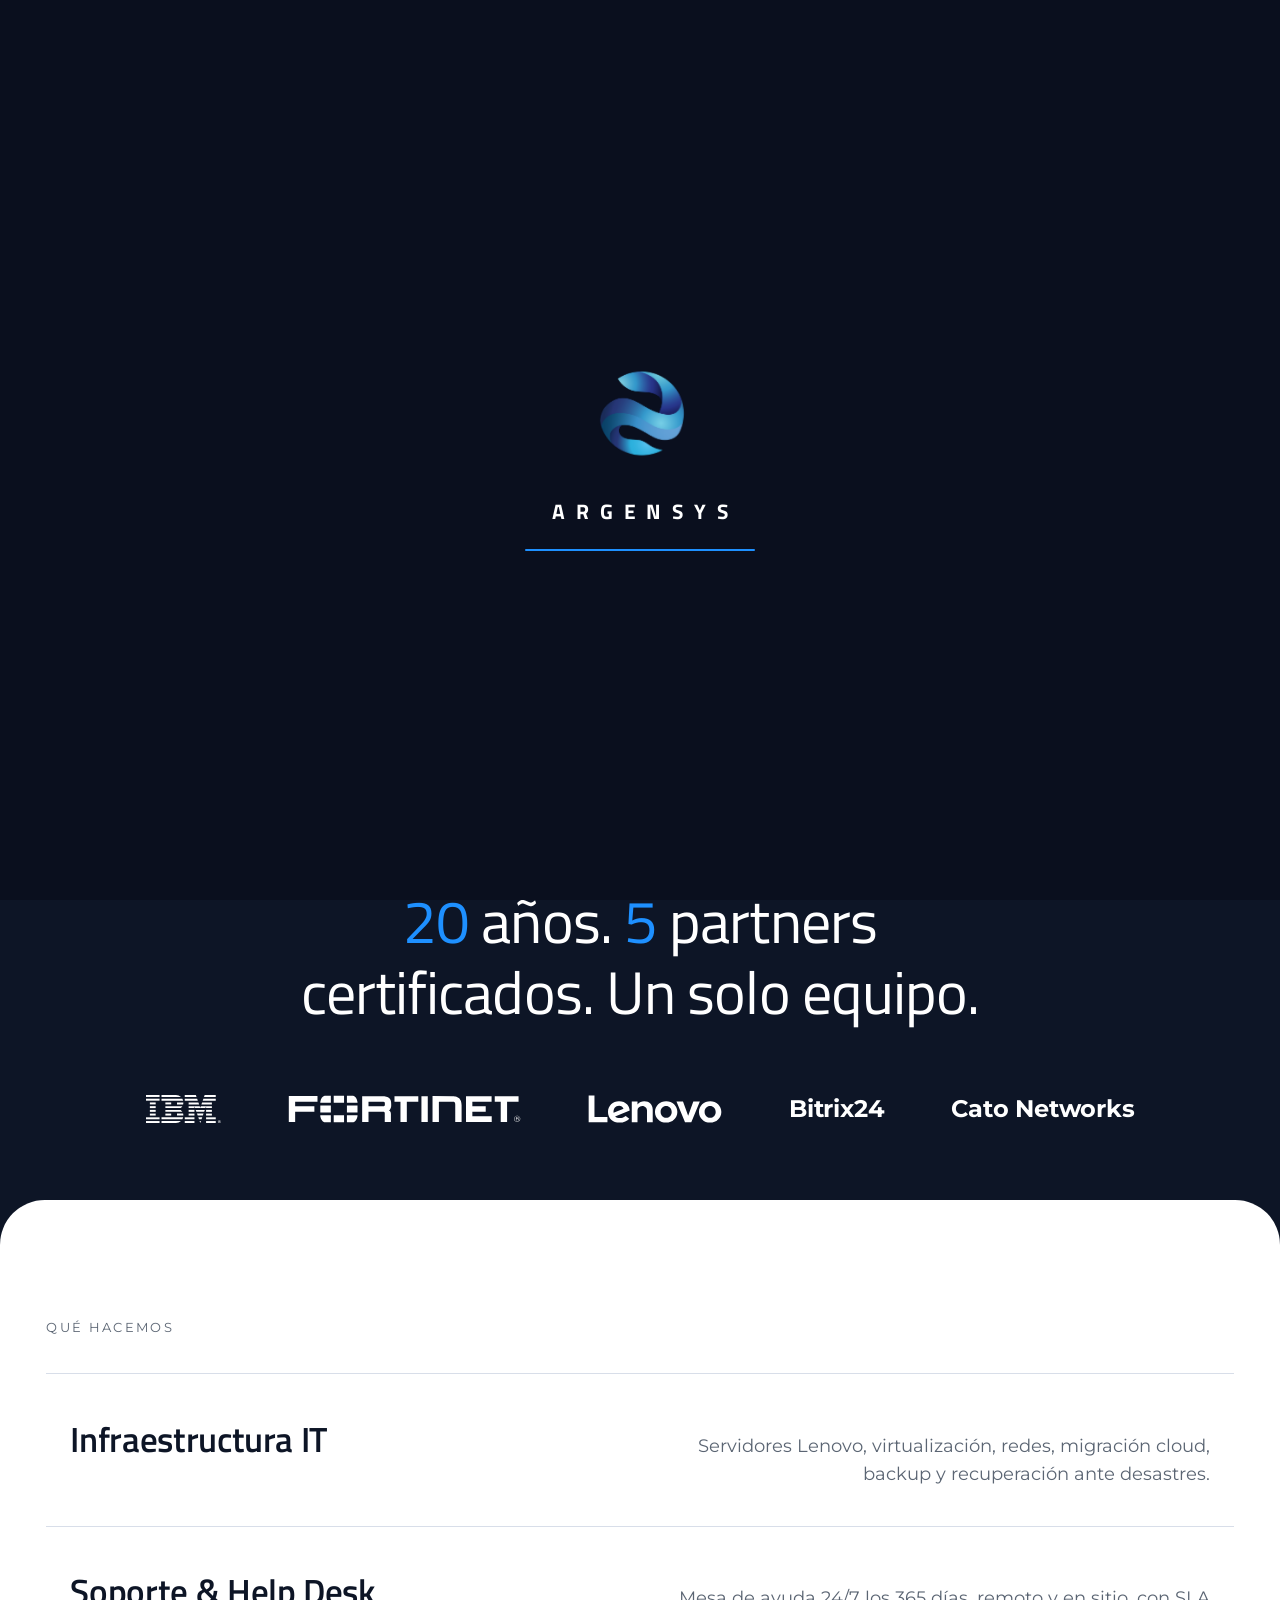
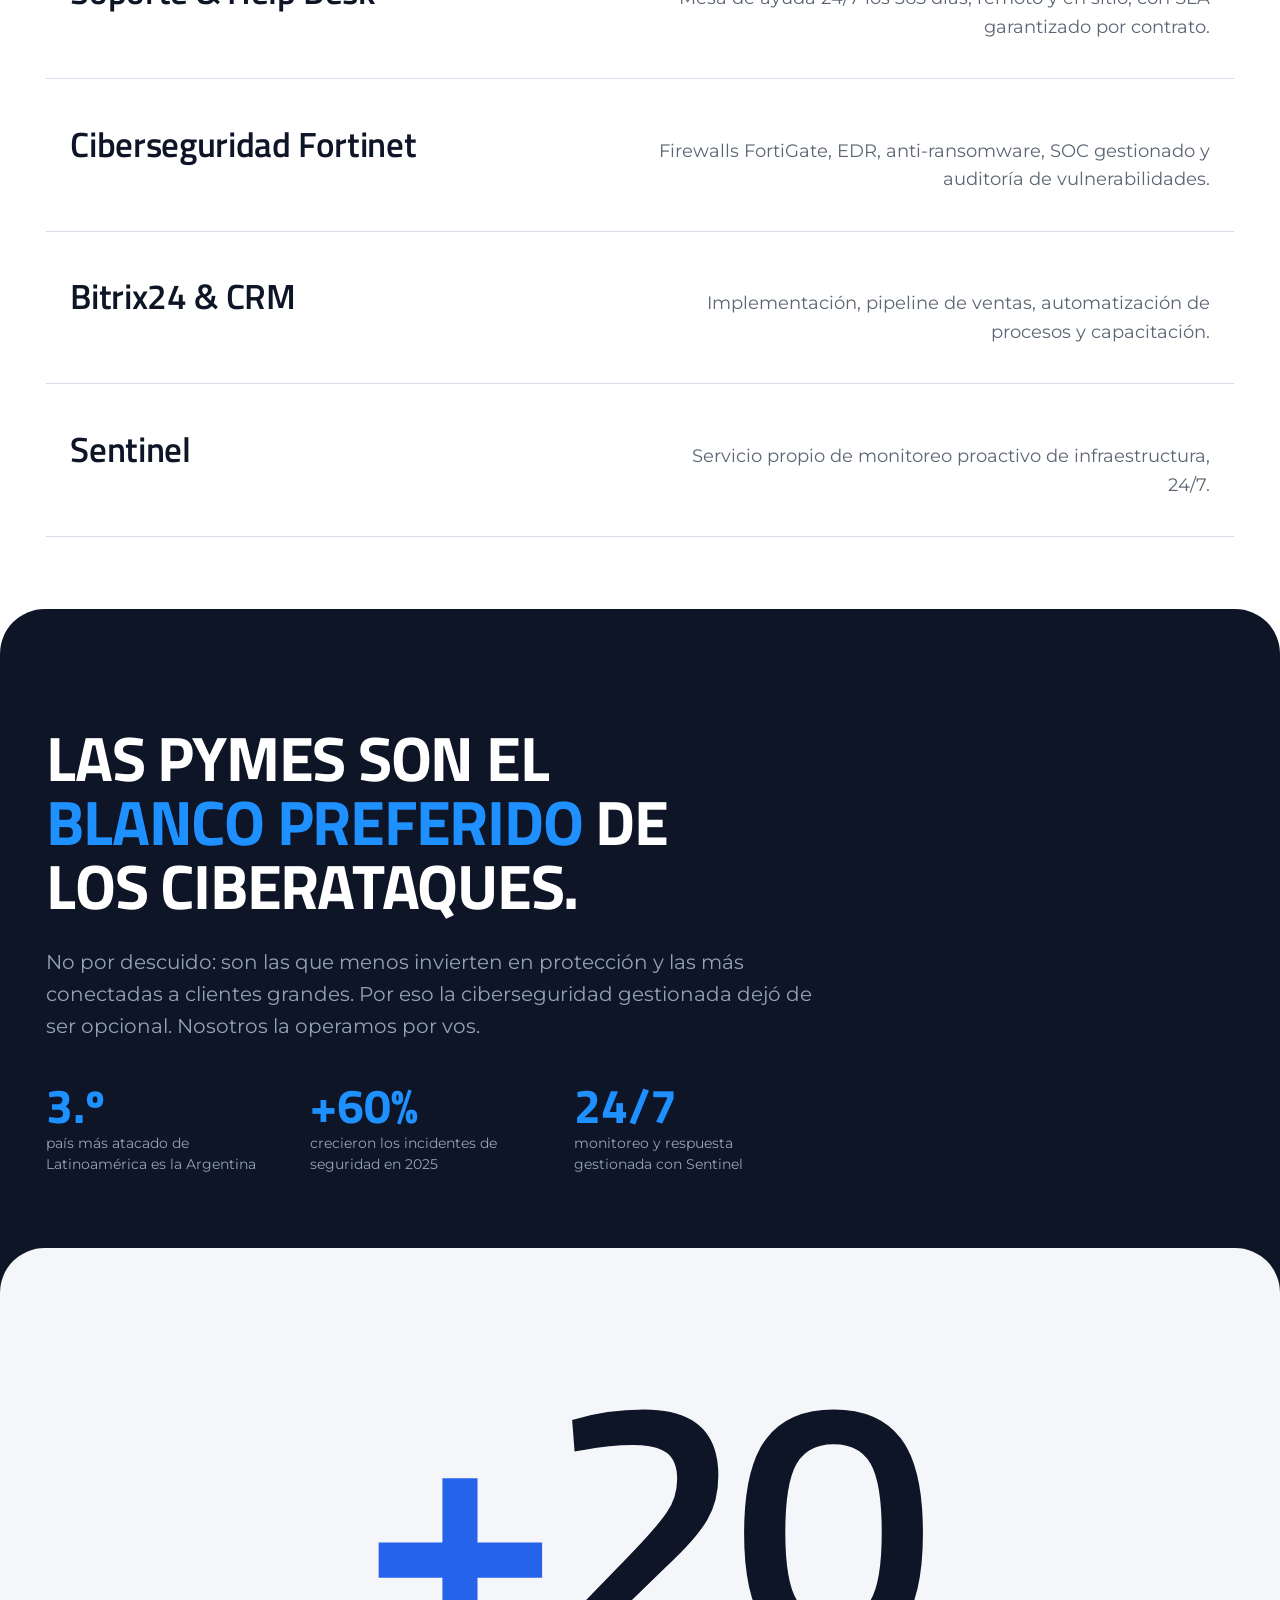
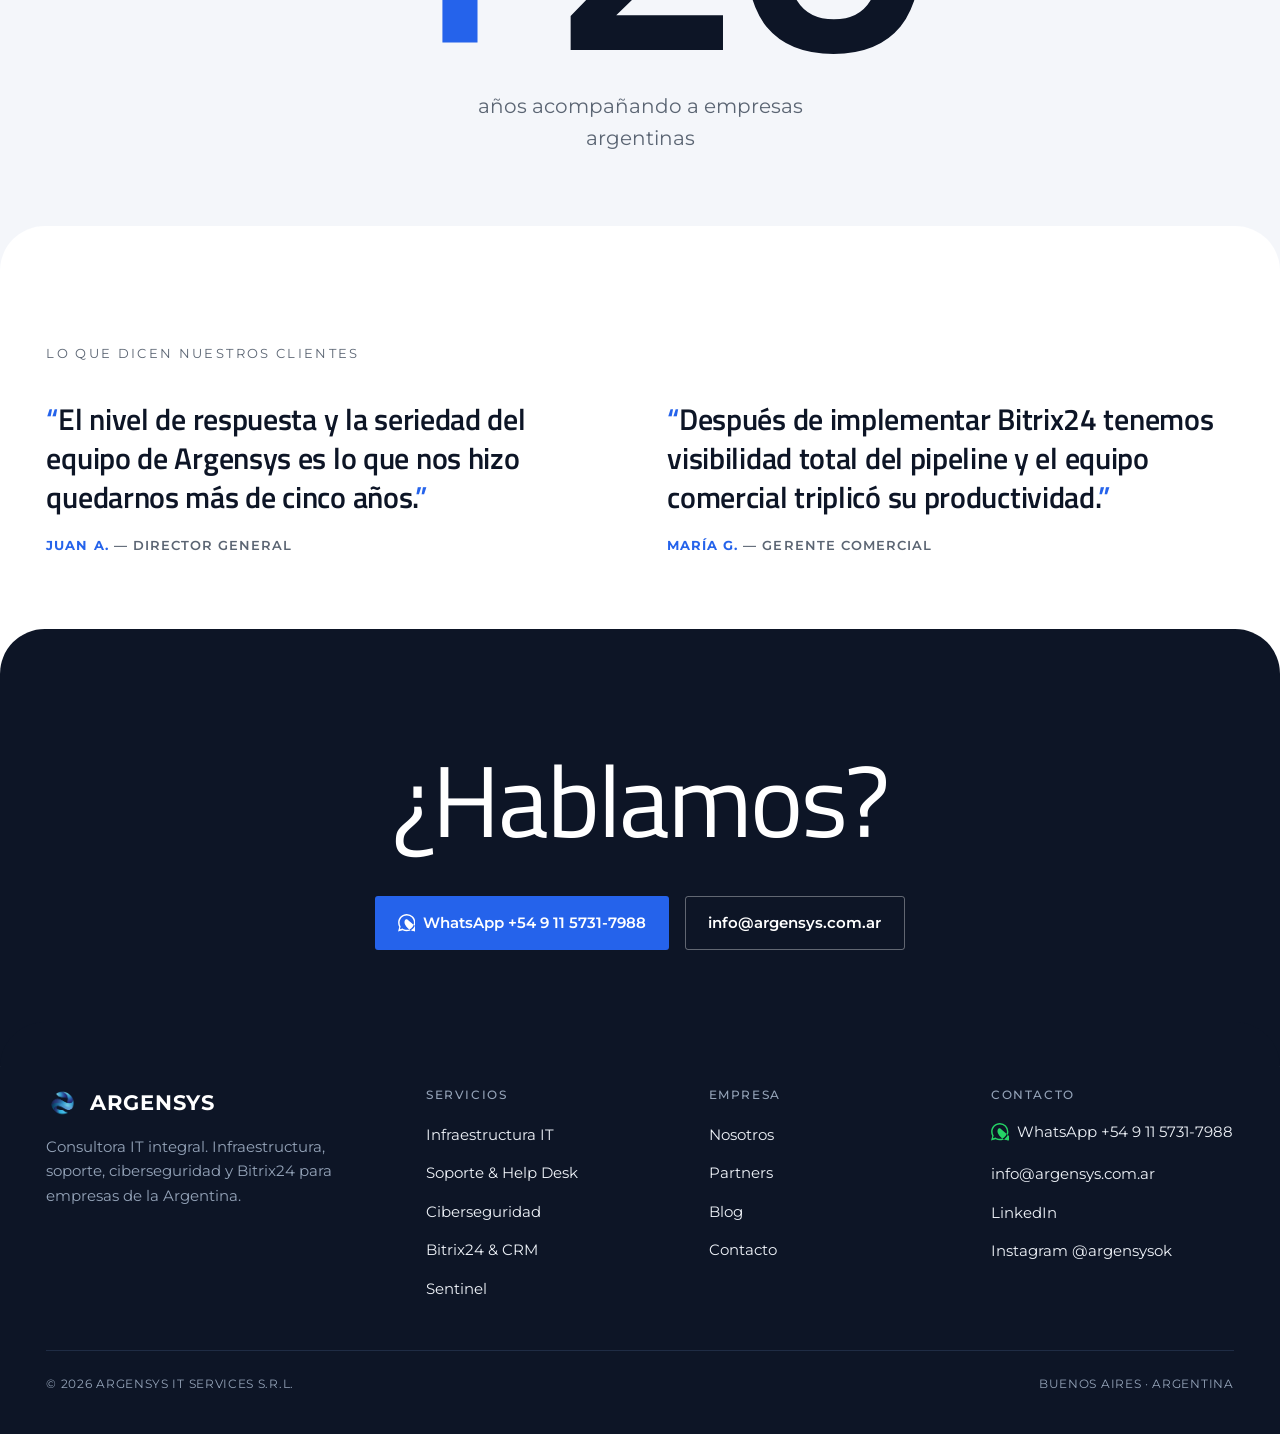
<file: index.html>
<!DOCTYPE html>
<html lang="es-AR">
<head>
  <meta charset="UTF-8">
  <meta name="viewport" content="width=device-width, initial-scale=1.0">
  <script>document.documentElement.className += " js";</script>
  <title>Ciberseguridad e Infraestructura IT para PyMEs | Argensys</title>
  <meta name="description" content="Argensys: consultora IT en Buenos Aires con más de 20 años. Ciberseguridad Fortinet, infraestructura IT, soporte 24/7 y Bitrix24 para PyMEs y empresas argentinas.">
  <meta name="keywords" content="ciberseguridad para pymes, ciberseguridad para empresas, infraestructura IT, soporte IT 24/7, mesa de ayuda, firewall Fortinet, protección ransomware, consultora IT Buenos Aires, servicios IT Argentina, Bitrix24">
  <meta property="og:title" content="Ciberseguridad e Infraestructura IT para PyMEs | Argensys">
  <meta property="og:description" content="Consultora IT en Buenos Aires con más de 20 años. Ciberseguridad Fortinet, infraestructura, soporte 24/7 y Bitrix24 para PyMEs argentinas.">
  <meta property="og:type" content="website">

  <link rel="icon" type="image/png" href="logos/argensys.png">
  <link rel="preconnect" href="https://fonts.googleapis.com">
  <link rel="preconnect" href="https://fonts.gstatic.com" crossorigin>
  <link href="https://fonts.googleapis.com/css2?family=Montserrat:wght@300;400;500;600;700&family=Titillium+Web:wght@400;600;700;900&display=swap" rel="stylesheet">
  <link rel="stylesheet" href="assets/css/style.css">
</head>
<body>

  <!-- ===== INTRO (1 vez por sesión) ===== -->
  <div class="intro" id="intro" role="presentation">
    <div class="intro__inner">
      <img class="intro__logo" src="logos/argensys.png" alt="">
      <p class="intro__word">ARGENSYS</p>
      <span class="intro__line" aria-hidden="true"></span>
    </div>
  </div>

  <a class="skip-link" href="#main">Saltar al contenido</a>

  <!-- ===== HEADER ===== -->
  <header class="site-header">
    <div class="header-main">
      <div class="shell site-header__inner">
        <a class="brand" href="index.html" aria-label="Argensys — Inicio">
          <img src="logos/argensys.png" alt="">
          <span class="brand__name">ARGEN<span class="brand__sys">SYS</span></span>
        </a>

        <button class="nav-toggle" aria-label="Abrir menú" aria-controls="primary-nav" aria-expanded="false">
          <span></span><span></span><span></span>
        </button>

        <nav class="nav" id="primary-nav" aria-label="Principal">
          <div class="nav__links">
            <a href="servicios/index.html">Servicios</a>
            <a href="ciberseguridad/index.html">Ciberseguridad</a>
            <a href="bitrix24/index.html">Bitrix24</a>
            <a href="sentinel/index.html">Sentinel</a>
            <a href="partners/index.html">Partners</a>
            <a href="nosotros/index.html">Nosotros</a>
            <a href="blog/index.html">Blog</a>
          </div>
          <a class="btn nav__cta" href="contacto/index.html">Contacto</a>
        </nav>
      </div>
    </div>
  </header>

  <main id="main">

    <!-- ===== BANDA 1 — HERO ===== -->
    <section class="band-full b-hero">
      <div class="shell">
        <h1 class="b-hero__head">Ciberseguridad e infraestructura <em>IT</em> para PyMEs</h1>
        <p class="b-hero__sub">Consultora IT en Buenos Aires &nbsp;·&nbsp; Soporte 24/7/365 &nbsp;·&nbsp; Partner Fortinet, IBM y Lenovo &nbsp;·&nbsp; desde 2006</p>
        <div class="b-hero__actions">
          <a class="btn btn--primary" href="contacto/index.html">Diagnóstico sin cargo <span class="btn__arrow">→</span></a>
          <a class="btn btn--ghost" href="servicios/index.html">Ver servicios</a>
        </div>
      </div>
    </section>

    <!-- ===== BANDA 2 — STATEMENT ===== -->
    <section class="band-full b-statement reveal">
      <div class="shell">
        <p class="b-statement__claim"><b>20</b> años. <b>5</b> partners certificados. Un solo equipo.</p>
        <div class="b-statement__logos stagger">
          <img src="logos/ibm.svg" alt="IBM">
          <img src="logos/fortinet.svg" alt="Fortinet">
          <img src="logos/lenovo.svg" alt="Lenovo">
          <span class="b-statement__txt" data-brand="bitrix">Bitrix24</span>
          <span class="b-statement__txt" data-brand="cato">Cato Networks</span>
        </div>
      </div>
    </section>

    <!-- ===== BANDA 3 — SERVICIOS (lista editorial) ===== -->
    <section class="band-full b-services reveal">
      <div class="shell">
        <p class="b-services__label">Qué hacemos</p>
        <div class="svc-list stagger">
          <a class="svc-row" href="infraestructura/index.html">
            <span class="svc-row__name">Infraestructura IT</span>
            <span class="svc-row__desc">Servidores Lenovo, virtualización, redes, migración cloud, backup y recuperación ante desastres.</span>
          </a>
          <a class="svc-row" href="soporte/index.html">
            <span class="svc-row__name">Soporte &amp; Help Desk</span>
            <span class="svc-row__desc">Mesa de ayuda 24/7 los 365 días, remoto y en sitio, con SLA garantizado por contrato.</span>
          </a>
          <a class="svc-row" href="ciberseguridad/index.html">
            <span class="svc-row__name">Ciberseguridad Fortinet</span>
            <span class="svc-row__desc">Firewalls FortiGate, EDR, anti-ransomware, SOC gestionado y auditoría de vulnerabilidades.</span>
          </a>
          <a class="svc-row" href="bitrix24/index.html">
            <span class="svc-row__name">Bitrix24 &amp; CRM</span>
            <span class="svc-row__desc">Implementación, pipeline de ventas, automatización de procesos y capacitación.</span>
          </a>
          <a class="svc-row" href="sentinel/index.html">
            <span class="svc-row__name">Sentinel</span>
            <span class="svc-row__desc">Servicio propio de monitoreo proactivo de infraestructura, 24/7.</span>
          </a>
        </div>
      </div>
    </section>

    <!-- ===== BANDA — CONTEXTO / INDUSTRIA ===== -->
    <section class="band-full b-context reveal">
      <div class="shell">
        <h2 class="b-context__head">Las PyMEs son el <em>blanco preferido</em> de los ciberataques.</h2>
        <p class="b-context__sub">No por descuido: son las que menos invierten en protección y las más conectadas a clientes grandes. Por eso la ciberseguridad gestionada dejó de ser opcional. Nosotros la operamos por vos.</p>
        <div class="b-context__stats stagger">
          <div class="b-context__stat"><b>3.º</b><span>país más atacado de Latinoamérica es la Argentina</span></div>
          <div class="b-context__stat"><b>+60%</b><span>crecieron los incidentes de seguridad en 2025</span></div>
          <div class="b-context__stat"><b>24/7</b><span>monitoreo y respuesta gestionada con Sentinel</span></div>
        </div>
      </div>
    </section>

    <!-- ===== BANDA 4 — NÚMERO ÚNICO ===== -->
    <section class="band-full b-number reveal">
      <div class="shell">
        <p class="b-number__fig"><em>+</em>20</p>
        <p class="b-number__sub">años acompañando a empresas argentinas</p>
      </div>
    </section>

    <!-- ===== BANDA — TESTIMONIOS ===== -->
    <section class="band-full b-testi reveal">
      <div class="shell">
        <p class="b-services__label">Lo que dicen nuestros clientes</p>
        <div class="testi-grid stagger">
          <figure>
            <blockquote class="testi__quote">El nivel de respuesta y la seriedad del equipo de Argensys es lo que nos hizo quedarnos más de cinco años.</blockquote>
            <figcaption class="testi__cite"><b>Juan A.</b> — Director General</figcaption>
          </figure>
          <figure>
            <blockquote class="testi__quote">Después de implementar Bitrix24 tenemos visibilidad total del pipeline y el equipo comercial triplicó su productividad.</blockquote>
            <figcaption class="testi__cite"><b>María G.</b> — Gerente Comercial</figcaption>
          </figure>
        </div>
      </div>
    </section>

    <!-- ===== BANDA 5 — CTA FINAL ===== -->
    <section class="band-full b-cta reveal">
      <div class="shell">
        <h2 class="b-cta__h">¿Hablamos?</h2>
        <div class="b-cta__actions">
          <a class="btn btn--primary" href="https://wa.me/5491157317988">
            <svg class="wa-icon" viewBox="0 0 24 24" fill="currentColor" aria-hidden="true"><path d="M.057 24l1.687-6.163a11.867 11.867 0 01-1.587-5.945C.16 5.335 5.495 0 12.05 0a11.82 11.82 0 018.413 3.488 11.82 11.82 0 013.48 8.414c-.003 6.557-5.338 11.892-11.893 11.892a11.9 11.9 0 01-5.688-1.448L.057 24zm6.597-3.807c1.676.995 3.276 1.591 5.392 1.592 5.448 0 9.886-4.434 9.889-9.885.002-5.462-4.415-9.89-9.881-9.892-5.452 0-9.887 4.434-9.889 9.884a9.86 9.86 0 001.51 5.26l-.999 3.648 3.738-.981zm5.83-13.04l-.851-.001c-.296 0-.777.111-1.184.555-.407.444-1.555 1.519-1.555 3.703 0 2.184 1.592 4.296 1.814 4.592.222.296 3.118 4.99 7.702 6.79 3.808 1.499 4.583 1.201 5.41 1.126.827-.074 2.667-1.09 3.043-2.144.376-1.054.376-1.957.263-2.144-.111-.186-.407-.296-.85-.518z"/></svg>
            WhatsApp +54 9 11 5731-7988
          </a>
          <a class="btn btn--ghost" href="mailto:info@argensys.com.ar">info@argensys.com.ar</a>
        </div>
      </div>
    </section>
  </main>

  <!-- ===== FOOTER ===== -->
  <footer class="site-footer">
    <div class="shell">
      <div class="footer__grid">
        <div class="footer__brand">
          <a class="brand" href="index.html" aria-label="Argensys — Inicio">
            <img src="logos/argensys.png" alt="" style="width:32px;height:32px">
            <span class="brand__name">ARGEN<span class="brand__sys">SYS</span></span>
          </a>
          <p class="footer__tag">Consultora IT integral. Infraestructura, soporte, ciberseguridad y Bitrix24 para empresas de la Argentina.</p>
        </div>

        <div class="footer__col">
          <h4>Servicios</h4>
          <ul>
            <li><a href="infraestructura/index.html">Infraestructura IT</a></li>
            <li><a href="soporte/index.html">Soporte &amp; Help Desk</a></li>
            <li><a href="ciberseguridad/index.html">Ciberseguridad</a></li>
            <li><a href="bitrix24/index.html">Bitrix24 &amp; CRM</a></li>
            <li><a href="sentinel/index.html">Sentinel</a></li>
          </ul>
        </div>

        <div class="footer__col">
          <h4>Empresa</h4>
          <ul>
            <li><a href="nosotros/index.html">Nosotros</a></li>
            <li><a href="partners/index.html">Partners</a></li>
            <li><a href="blog/index.html">Blog</a></li>
            <li><a href="contacto/index.html">Contacto</a></li>
          </ul>
        </div>

        <div class="footer__col">
          <h4>Contacto</h4>
          <ul>
            <li><a class="footer__wa" href="https://wa.me/5491157317988"><svg class="wa-icon" viewBox="0 0 24 24" fill="currentColor" aria-hidden="true"><path d="M.057 24l1.687-6.163a11.867 11.867 0 01-1.587-5.945C.16 5.335 5.495 0 12.05 0a11.82 11.82 0 018.413 3.488 11.82 11.82 0 013.48 8.414c-.003 6.557-5.338 11.892-11.893 11.892a11.9 11.9 0 01-5.688-1.448L.057 24zm6.597-3.807c1.676.995 3.276 1.591 5.392 1.592 5.448 0 9.886-4.434 9.889-9.885.002-5.462-4.415-9.89-9.881-9.892-5.452 0-9.887 4.434-9.889 9.884a9.86 9.86 0 001.51 5.26l-.999 3.648 3.738-.981zm5.83-13.04l-.851-.001c-.296 0-.777.111-1.184.555-.407.444-1.555 1.519-1.555 3.703 0 2.184 1.592 4.296 1.814 4.592.222.296 3.118 4.99 7.702 6.79 3.808 1.499 4.583 1.201 5.41 1.126.827-.074 2.667-1.09 3.043-2.144.376-1.054.376-1.957.263-2.144-.111-.186-.407-.296-.85-.518z"/></svg> WhatsApp +54 9 11 5731-7988</a></li>
            <li><a href="mailto:info@argensys.com.ar">info@argensys.com.ar</a></li>
            <li><a href="https://www.linkedin.com/company/argensys">LinkedIn</a></li>
            <li><a href="https://instagram.com/argensysok">Instagram @argensysok</a></li>
          </ul>
        </div>
      </div>

      <div class="footer__bottom">
        <span>© 2026 ARGENSYS IT SERVICES S.R.L.</span>
        <span>BUENOS AIRES · ARGENTINA</span>
      </div>
    </div>
  </footer>

  <script src="assets/js/main.js"></script>
</body>
</html>
</file>
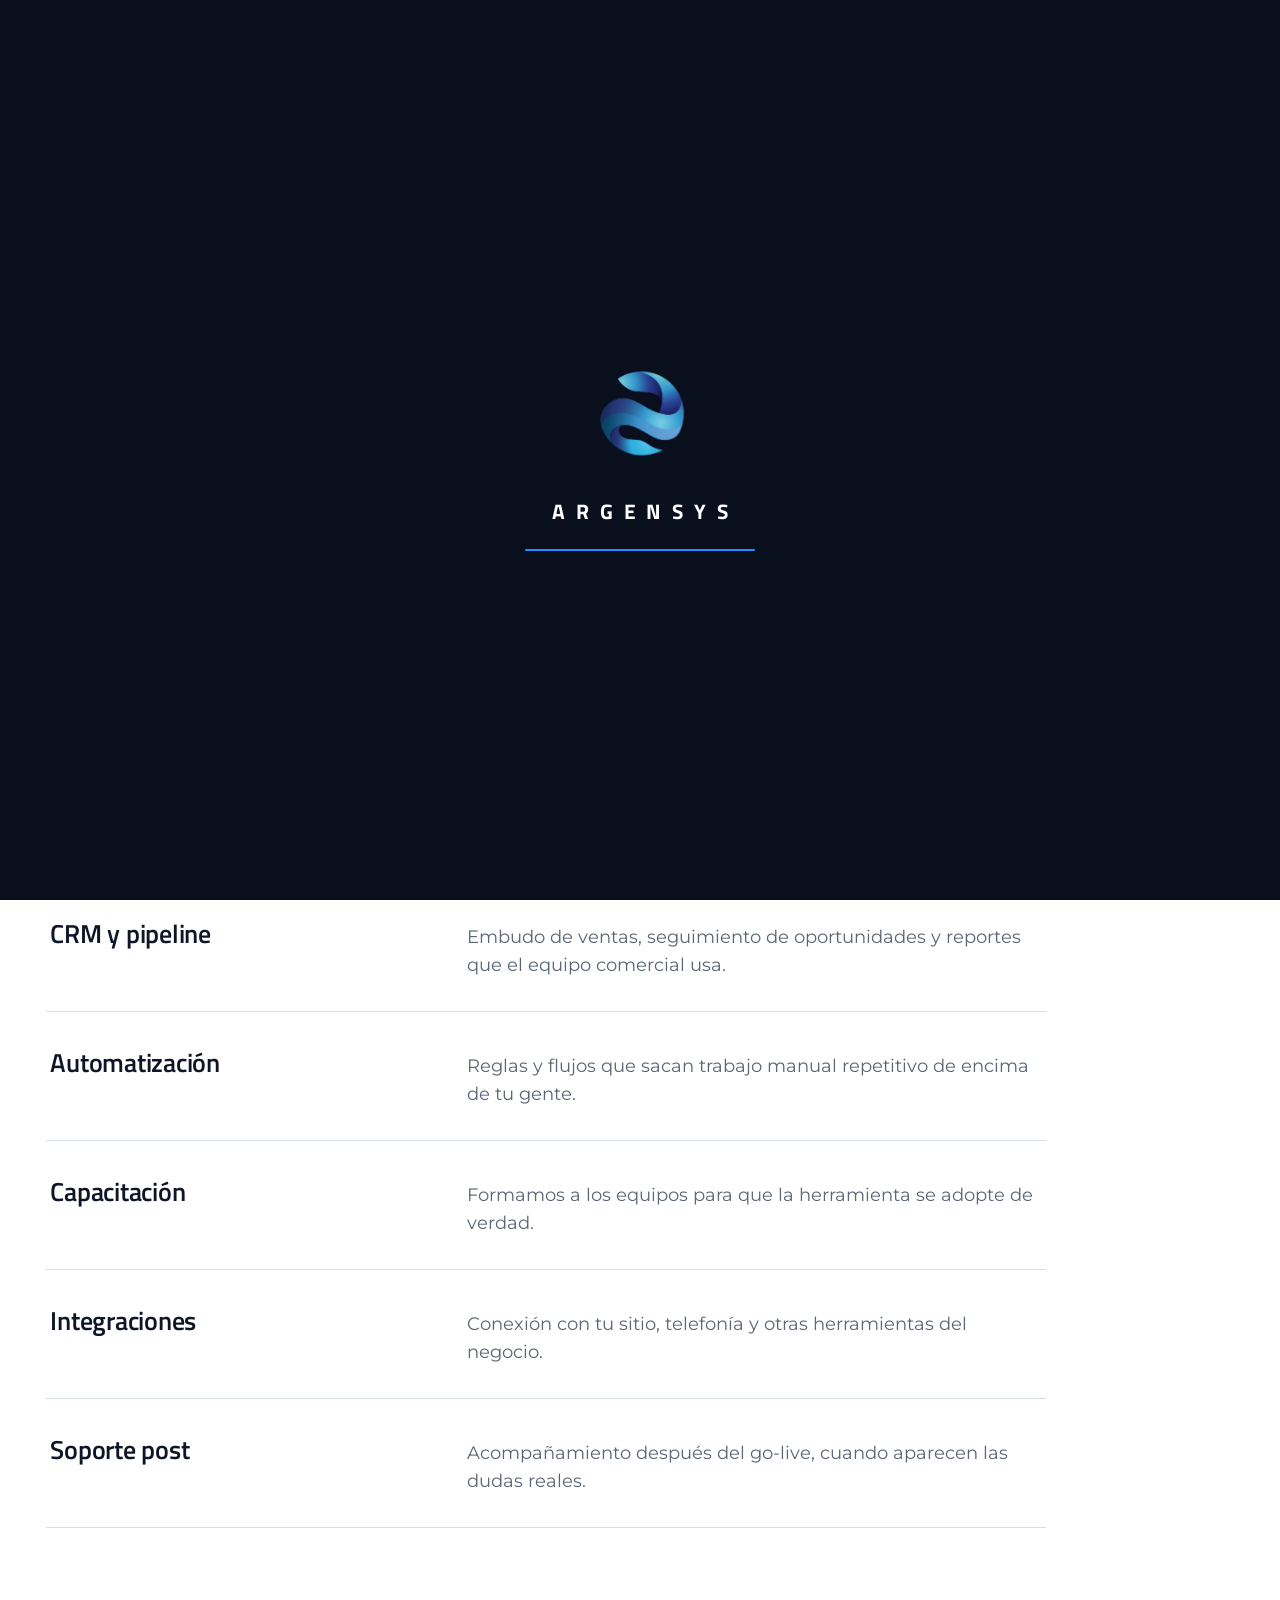
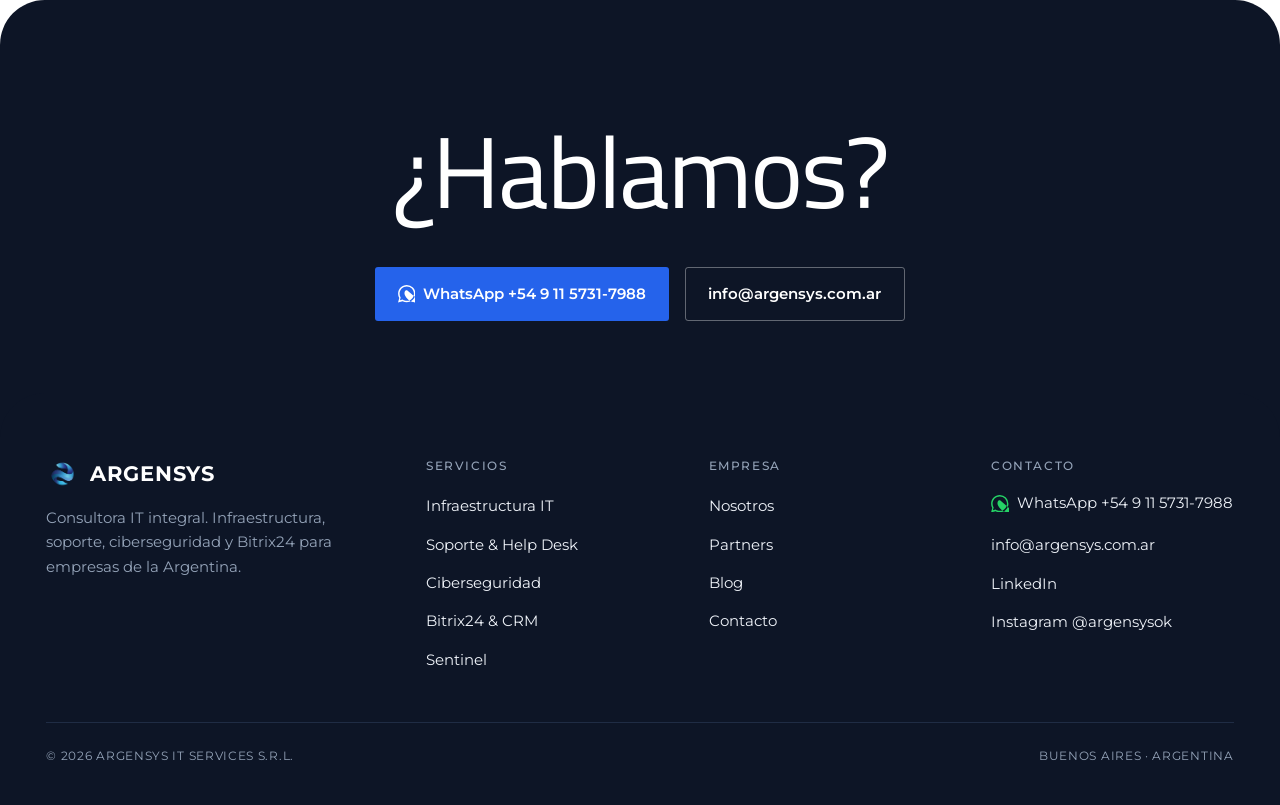
<file: bitrix24/index.html>
<!DOCTYPE html>
<html lang="es-AR">
<head>
  <meta charset="UTF-8">
  <meta name="viewport" content="width=device-width, initial-scale=1.0">
  <script>document.documentElement.className += " js";</script>
  <title>Bitrix24 & CRM — Argensys</title>
  <meta name="description" content="Implementación y personalización de Bitrix24: CRM, pipeline de ventas, automatización de procesos, capacitación y soporte.">
  <link rel="icon" type="image/png" href="../logos/argensys.png">
  <link rel="preconnect" href="https://fonts.googleapis.com">
  <link rel="preconnect" href="https://fonts.gstatic.com" crossorigin>
  <link href="https://fonts.googleapis.com/css2?family=Montserrat:wght@300;400;500;600;700&family=Titillium+Web:wght@400;600;700;900&display=swap" rel="stylesheet">
  <link rel="stylesheet" href="../assets/css/style.css">
</head>
<body>
  <div class="intro" id="intro" role="presentation">
    <div class="intro__inner">
      <img class="intro__logo" src="../logos/argensys.png" alt="">
      <p class="intro__word">ARGENSYS</p>
      <span class="intro__line" aria-hidden="true"></span>
    </div>
  </div>
  <a class="skip-link" href="#main">Saltar al contenido</a>
  <header class="site-header">
    <div class="header-main">
      <div class="shell site-header__inner">
        <a class="brand" href="../index.html" aria-label="Argensys — Inicio">
          <img src="../logos/argensys.png" alt="">
          <span class="brand__name">ARGEN<span class="brand__sys">SYS</span></span>
        </a>
        <button class="nav-toggle" aria-label="Abrir menú" aria-controls="primary-nav" aria-expanded="false">
          <span></span><span></span><span></span>
        </button>
        <nav class="nav" id="primary-nav" aria-label="Principal">
          <div class="nav__links">
            <a href="../servicios/index.html">Servicios</a>
            <a href="../ciberseguridad/index.html">Ciberseguridad</a>
            <a href="../bitrix24/index.html" aria-current="page">Bitrix24</a>
            <a href="../sentinel/index.html">Sentinel</a>
            <a href="../partners/index.html">Partners</a>
            <a href="../nosotros/index.html">Nosotros</a>
            <a href="../blog/index.html">Blog</a>
          </div>
          <a class="btn nav__cta" href="../contacto/index.html">Contacto</a>
        </nav>
      </div>
    </div>
  </header>
  <main id="main">
    <section class="band-full b-page-hero b-page-hero--light">
      <div class="shell">
        <p class="b-page-hero__eyebrow">Bitrix24 · Silver Partner</p>
        <h1 class="b-page-hero__title">Tu empresa,<br>ordenada.</h1>
        <p class="b-page-hero__sub">Implementamos Bitrix24 para que ventas, tareas y procesos vivan en un solo lugar. Como Silver Partner, lo configuramos a tu operación real y te acompañamos después.</p>
      </div>
    </section>
    <section class="band-full b-content reveal">
      <div class="shell">
        <p class="b-content__label">Qué incluye</p>
        
        
        <div class="feat-list stagger">
          <div class="feat-row"><div class="feat-row__name">Implementación</div><div class="feat-row__desc">Puesta en marcha de Bitrix24 adaptada a cómo trabaja tu empresa, no al revés.</div></div>
          <div class="feat-row"><div class="feat-row__name">CRM y pipeline</div><div class="feat-row__desc">Embudo de ventas, seguimiento de oportunidades y reportes que el equipo comercial usa.</div></div>
          <div class="feat-row"><div class="feat-row__name">Automatización</div><div class="feat-row__desc">Reglas y flujos que sacan trabajo manual repetitivo de encima de tu gente.</div></div>
          <div class="feat-row"><div class="feat-row__name">Capacitación</div><div class="feat-row__desc">Formamos a los equipos para que la herramienta se adopte de verdad.</div></div>
          <div class="feat-row"><div class="feat-row__name">Integraciones</div><div class="feat-row__desc">Conexión con tu sitio, telefonía y otras herramientas del negocio.</div></div>
          <div class="feat-row"><div class="feat-row__name">Soporte post</div><div class="feat-row__desc">Acompañamiento después del go-live, cuando aparecen las dudas reales.</div></div>
        </div>
      </div>
    </section>
    <section class="band-full b-cta reveal">
      <div class="shell">
        <h2 class="b-cta__h">¿Hablamos?</h2>
        <div class="b-cta__actions">
          <a class="btn btn--primary" href="https://wa.me/5491157317988"><svg class="wa-icon" viewBox="0 0 24 24" fill="currentColor" aria-hidden="true"><path d="M.057 24l1.687-6.163a11.867 11.867 0 01-1.587-5.945C.16 5.335 5.495 0 12.05 0a11.82 11.82 0 018.413 3.488 11.82 11.82 0 013.48 8.414c-.003 6.557-5.338 11.892-11.893 11.892a11.9 11.9 0 01-5.688-1.448L.057 24zm6.597-3.807c1.676.995 3.276 1.591 5.392 1.592 5.448 0 9.886-4.434 9.889-9.885.002-5.462-4.415-9.89-9.881-9.892-5.452 0-9.887 4.434-9.889 9.884a9.86 9.86 0 001.51 5.26l-.999 3.648 3.738-.981zm5.83-13.04l-.851-.001c-.296 0-.777.111-1.184.555-.407.444-1.555 1.519-1.555 3.703 0 2.184 1.592 4.296 1.814 4.592.222.296 3.118 4.99 7.702 6.79 3.808 1.499 4.583 1.201 5.41 1.126.827-.074 2.667-1.09 3.043-2.144.376-1.054.376-1.957.263-2.144-.111-.186-.407-.296-.85-.518z"/></svg> WhatsApp +54 9 11 5731-7988</a>
          <a class="btn btn--ghost" href="mailto:info@argensys.com.ar">info@argensys.com.ar</a>
        </div>
      </div>
    </section>
  </main>
  <footer class="site-footer">
    <div class="shell">
      <div class="footer__grid">
        <div class="footer__brand">
          <a class="brand" href="../index.html" aria-label="Argensys — Inicio">
            <img src="../logos/argensys.png" alt="" style="width:32px;height:32px">
            <span class="brand__name">ARGEN<span class="brand__sys">SYS</span></span>
          </a>
          <p class="footer__tag">Consultora IT integral. Infraestructura, soporte, ciberseguridad y Bitrix24 para empresas de la Argentina.</p>
        </div>
        <div class="footer__col">
          <h4>Servicios</h4>
          <ul>
            <li><a href="../infraestructura/index.html">Infraestructura IT</a></li>
            <li><a href="../soporte/index.html">Soporte &amp; Help Desk</a></li>
            <li><a href="../ciberseguridad/index.html">Ciberseguridad</a></li>
            <li><a href="../bitrix24/index.html">Bitrix24 &amp; CRM</a></li>
            <li><a href="../sentinel/index.html">Sentinel</a></li>
          </ul>
        </div>
        <div class="footer__col">
          <h4>Empresa</h4>
          <ul>
            <li><a href="../nosotros/index.html">Nosotros</a></li>
            <li><a href="../partners/index.html">Partners</a></li>
            <li><a href="../blog/index.html">Blog</a></li>
            <li><a href="../contacto/index.html">Contacto</a></li>
          </ul>
        </div>
        <div class="footer__col">
          <h4>Contacto</h4>
          <ul>
            <li><a class="footer__wa" href="https://wa.me/5491157317988"><svg class="wa-icon" viewBox="0 0 24 24" fill="currentColor" aria-hidden="true"><path d="M.057 24l1.687-6.163a11.867 11.867 0 01-1.587-5.945C.16 5.335 5.495 0 12.05 0a11.82 11.82 0 018.413 3.488 11.82 11.82 0 013.48 8.414c-.003 6.557-5.338 11.892-11.893 11.892a11.9 11.9 0 01-5.688-1.448L.057 24zm6.597-3.807c1.676.995 3.276 1.591 5.392 1.592 5.448 0 9.886-4.434 9.889-9.885.002-5.462-4.415-9.89-9.881-9.892-5.452 0-9.887 4.434-9.889 9.884a9.86 9.86 0 001.51 5.26l-.999 3.648 3.738-.981zm5.83-13.04l-.851-.001c-.296 0-.777.111-1.184.555-.407.444-1.555 1.519-1.555 3.703 0 2.184 1.592 4.296 1.814 4.592.222.296 3.118 4.99 7.702 6.79 3.808 1.499 4.583 1.201 5.41 1.126.827-.074 2.667-1.09 3.043-2.144.376-1.054.376-1.957.263-2.144-.111-.186-.407-.296-.85-.518z"/></svg> WhatsApp +54 9 11 5731-7988</a></li>
            <li><a href="mailto:info@argensys.com.ar">info@argensys.com.ar</a></li>
            <li><a href="https://www.linkedin.com/company/argensys">LinkedIn</a></li>
            <li><a href="https://instagram.com/argensysok">Instagram @argensysok</a></li>
          </ul>
        </div>
      </div>
      <div class="footer__bottom">
        <span>© 2026 ARGENSYS IT SERVICES S.R.L.</span>
        <span>BUENOS AIRES · ARGENTINA</span>
      </div>
    </div>
  </footer>
  <script src="../assets/js/main.js"></script>
</body>
</html>
</file>
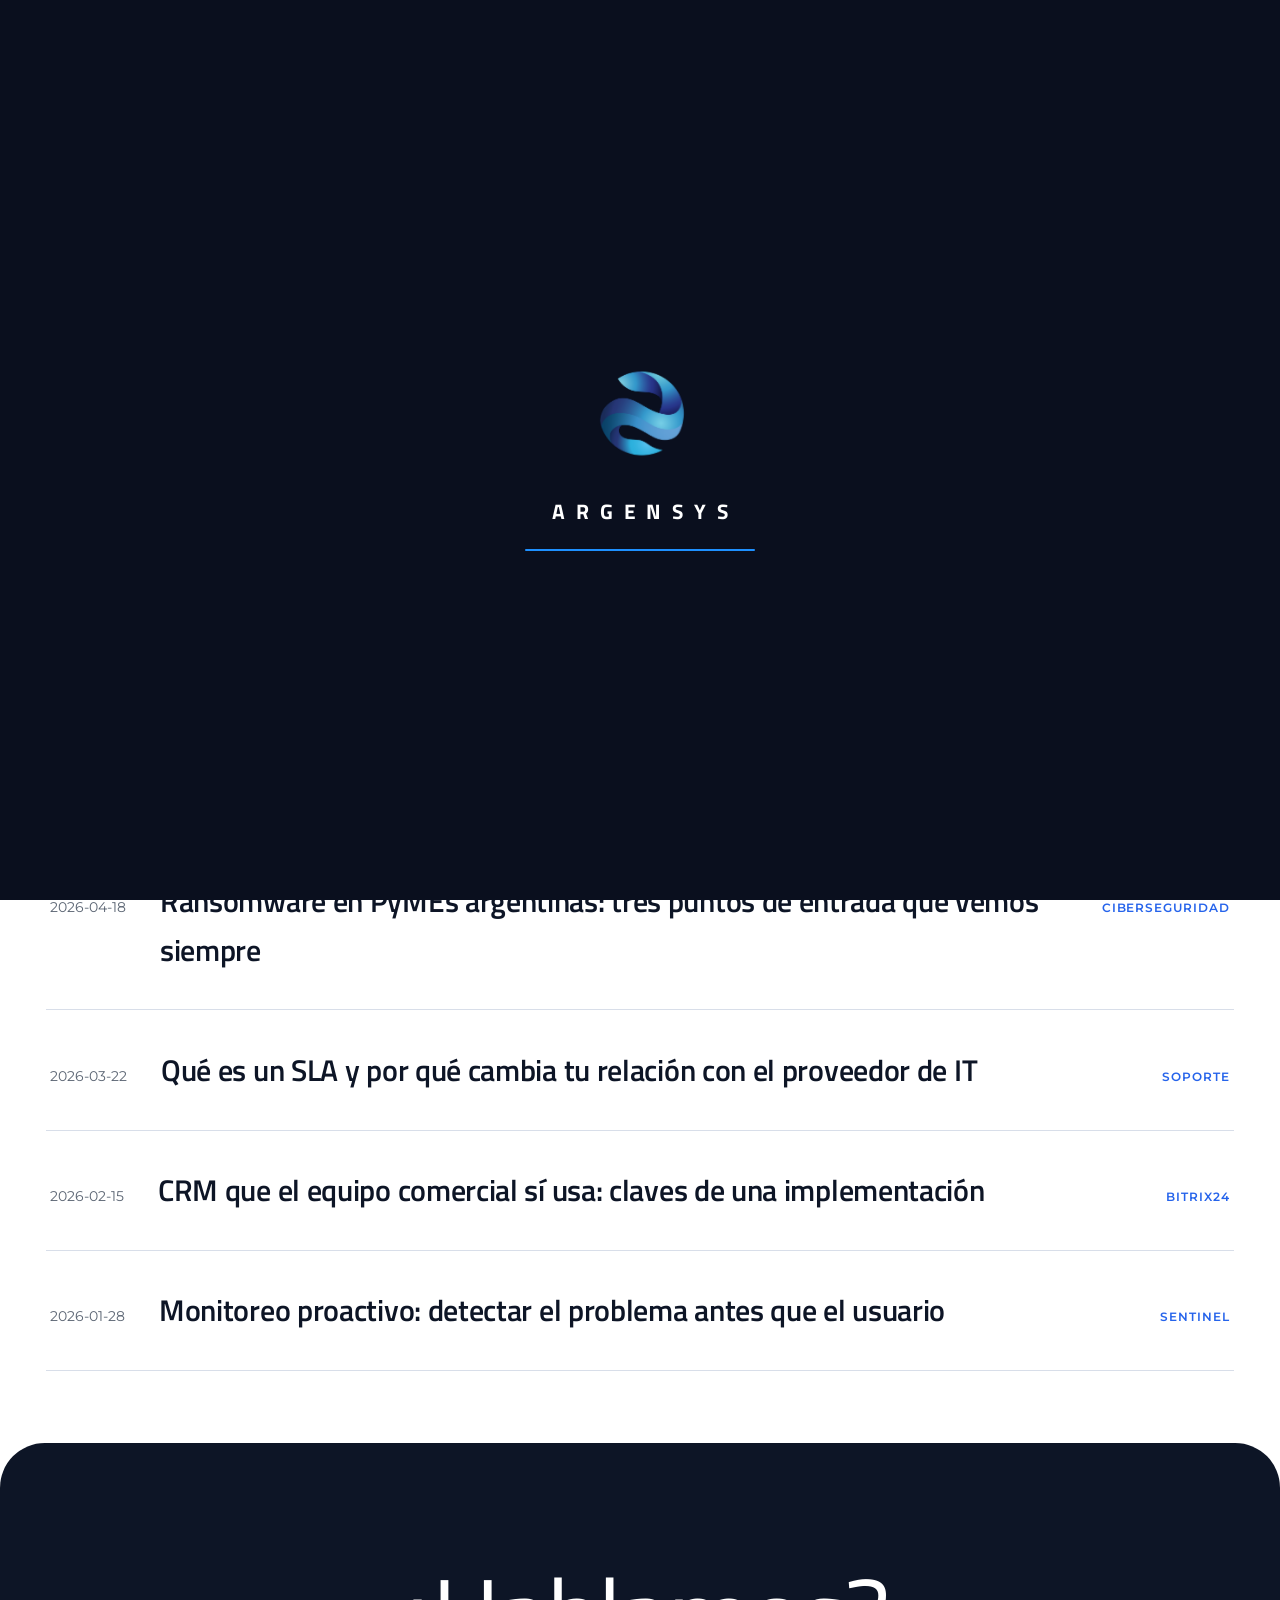
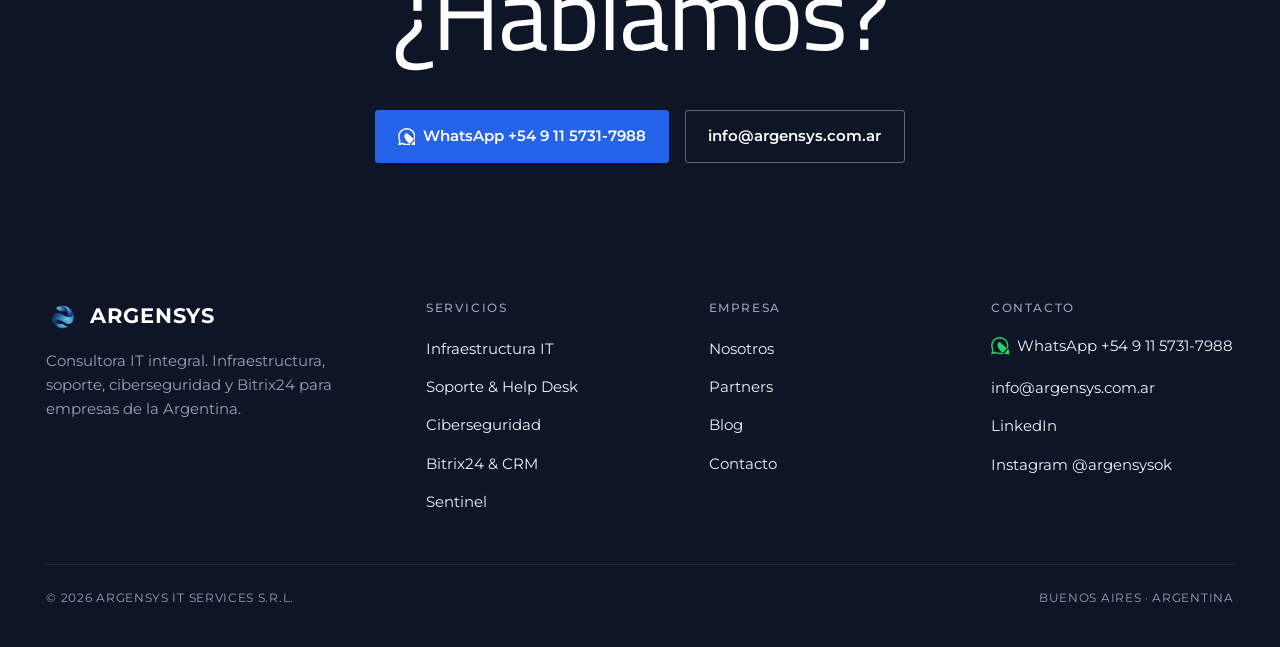
<file: blog/index.html>
<!DOCTYPE html>
<html lang="es-AR">
<head>
  <meta charset="UTF-8">
  <meta name="viewport" content="width=device-width, initial-scale=1.0">
  <script>document.documentElement.className += " js";</script>
  <title>Blog — Argensys IT Services</title>
  <meta name="description" content="Notas sobre infraestructura, ciberseguridad, soporte y productividad para empresas argentinas.">
  <link rel="icon" type="image/png" href="../logos/argensys.png">
  <link rel="preconnect" href="https://fonts.googleapis.com">
  <link rel="preconnect" href="https://fonts.gstatic.com" crossorigin>
  <link href="https://fonts.googleapis.com/css2?family=Montserrat:wght@300;400;500;600;700&family=Titillium+Web:wght@400;600;700;900&display=swap" rel="stylesheet">
  <link rel="stylesheet" href="../assets/css/style.css">
</head>
<body>
  <div class="intro" id="intro" role="presentation">
    <div class="intro__inner">
      <img class="intro__logo" src="../logos/argensys.png" alt="">
      <p class="intro__word">ARGENSYS</p>
      <span class="intro__line" aria-hidden="true"></span>
    </div>
  </div>
  <a class="skip-link" href="#main">Saltar al contenido</a>
  <header class="site-header">
    <div class="header-main">
      <div class="shell site-header__inner">
        <a class="brand" href="../index.html" aria-label="Argensys — Inicio">
          <img src="../logos/argensys.png" alt="">
          <span class="brand__name">ARGEN<span class="brand__sys">SYS</span></span>
        </a>
        <button class="nav-toggle" aria-label="Abrir menú" aria-controls="primary-nav" aria-expanded="false">
          <span></span><span></span><span></span>
        </button>
        <nav class="nav" id="primary-nav" aria-label="Principal">
          <div class="nav__links">
            <a href="../servicios/index.html">Servicios</a>
            <a href="../ciberseguridad/index.html">Ciberseguridad</a>
            <a href="../bitrix24/index.html">Bitrix24</a>
            <a href="../sentinel/index.html">Sentinel</a>
            <a href="../partners/index.html">Partners</a>
            <a href="../nosotros/index.html">Nosotros</a>
            <a href="../blog/index.html" aria-current="page">Blog</a>
          </div>
          <a class="btn nav__cta" href="../contacto/index.html">Contacto</a>
        </nav>
      </div>
    </div>
  </header>
  <main id="main">
    <section class="band-full b-page-hero b-page-hero--light">
      <div class="shell">
        <p class="b-page-hero__eyebrow">Blog</p>
        <h1 class="b-page-hero__title">Notas<br>del equipo.</h1>
        <p class="b-page-hero__sub">Lo que aprendemos operando infraestructura, soporte y seguridad para empresas argentinas, contado sin vueltas.</p>
      </div>
    </section>
    <section class="band-full b-content reveal">
      <div class="shell">
        <p class="b-content__label">Últimas notas</p>
        <div class="post-list stagger">
          <a class="post-row" href="../blog/index.html"><span class="post-row__date">2026-05-20</span><span class="post-row__title">Backup 3-2-1: por qué tu copia de seguridad probablemente no alcanza</span><span class="post-row__cat">Infraestructura</span></a>
          <a class="post-row" href="../blog/index.html"><span class="post-row__date">2026-04-18</span><span class="post-row__title">Ransomware en PyMEs argentinas: tres puntos de entrada que vemos siempre</span><span class="post-row__cat">Ciberseguridad</span></a>
          <a class="post-row" href="../blog/index.html"><span class="post-row__date">2026-03-22</span><span class="post-row__title">Qué es un SLA y por qué cambia tu relación con el proveedor de IT</span><span class="post-row__cat">Soporte</span></a>
          <a class="post-row" href="../blog/index.html"><span class="post-row__date">2026-02-15</span><span class="post-row__title">CRM que el equipo comercial sí usa: claves de una implementación</span><span class="post-row__cat">Bitrix24</span></a>
          <a class="post-row" href="../blog/index.html"><span class="post-row__date">2026-01-28</span><span class="post-row__title">Monitoreo proactivo: detectar el problema antes que el usuario</span><span class="post-row__cat">Sentinel</span></a>
        </div>
      </div>
    </section>
    <section class="band-full b-cta reveal">
      <div class="shell">
        <h2 class="b-cta__h">¿Hablamos?</h2>
        <div class="b-cta__actions">
          <a class="btn btn--primary" href="https://wa.me/5491157317988"><svg class="wa-icon" viewBox="0 0 24 24" fill="currentColor" aria-hidden="true"><path d="M.057 24l1.687-6.163a11.867 11.867 0 01-1.587-5.945C.16 5.335 5.495 0 12.05 0a11.82 11.82 0 018.413 3.488 11.82 11.82 0 013.48 8.414c-.003 6.557-5.338 11.892-11.893 11.892a11.9 11.9 0 01-5.688-1.448L.057 24zm6.597-3.807c1.676.995 3.276 1.591 5.392 1.592 5.448 0 9.886-4.434 9.889-9.885.002-5.462-4.415-9.89-9.881-9.892-5.452 0-9.887 4.434-9.889 9.884a9.86 9.86 0 001.51 5.26l-.999 3.648 3.738-.981zm5.83-13.04l-.851-.001c-.296 0-.777.111-1.184.555-.407.444-1.555 1.519-1.555 3.703 0 2.184 1.592 4.296 1.814 4.592.222.296 3.118 4.99 7.702 6.79 3.808 1.499 4.583 1.201 5.41 1.126.827-.074 2.667-1.09 3.043-2.144.376-1.054.376-1.957.263-2.144-.111-.186-.407-.296-.85-.518z"/></svg> WhatsApp +54 9 11 5731-7988</a>
          <a class="btn btn--ghost" href="mailto:info@argensys.com.ar">info@argensys.com.ar</a>
        </div>
      </div>
    </section>
  </main>
  <footer class="site-footer">
    <div class="shell">
      <div class="footer__grid">
        <div class="footer__brand">
          <a class="brand" href="../index.html" aria-label="Argensys — Inicio">
            <img src="../logos/argensys.png" alt="" style="width:32px;height:32px">
            <span class="brand__name">ARGEN<span class="brand__sys">SYS</span></span>
          </a>
          <p class="footer__tag">Consultora IT integral. Infraestructura, soporte, ciberseguridad y Bitrix24 para empresas de la Argentina.</p>
        </div>
        <div class="footer__col">
          <h4>Servicios</h4>
          <ul>
            <li><a href="../infraestructura/index.html">Infraestructura IT</a></li>
            <li><a href="../soporte/index.html">Soporte &amp; Help Desk</a></li>
            <li><a href="../ciberseguridad/index.html">Ciberseguridad</a></li>
            <li><a href="../bitrix24/index.html">Bitrix24 &amp; CRM</a></li>
            <li><a href="../sentinel/index.html">Sentinel</a></li>
          </ul>
        </div>
        <div class="footer__col">
          <h4>Empresa</h4>
          <ul>
            <li><a href="../nosotros/index.html">Nosotros</a></li>
            <li><a href="../partners/index.html">Partners</a></li>
            <li><a href="../blog/index.html">Blog</a></li>
            <li><a href="../contacto/index.html">Contacto</a></li>
          </ul>
        </div>
        <div class="footer__col">
          <h4>Contacto</h4>
          <ul>
            <li><a class="footer__wa" href="https://wa.me/5491157317988"><svg class="wa-icon" viewBox="0 0 24 24" fill="currentColor" aria-hidden="true"><path d="M.057 24l1.687-6.163a11.867 11.867 0 01-1.587-5.945C.16 5.335 5.495 0 12.05 0a11.82 11.82 0 018.413 3.488 11.82 11.82 0 013.48 8.414c-.003 6.557-5.338 11.892-11.893 11.892a11.9 11.9 0 01-5.688-1.448L.057 24zm6.597-3.807c1.676.995 3.276 1.591 5.392 1.592 5.448 0 9.886-4.434 9.889-9.885.002-5.462-4.415-9.89-9.881-9.892-5.452 0-9.887 4.434-9.889 9.884a9.86 9.86 0 001.51 5.26l-.999 3.648 3.738-.981zm5.83-13.04l-.851-.001c-.296 0-.777.111-1.184.555-.407.444-1.555 1.519-1.555 3.703 0 2.184 1.592 4.296 1.814 4.592.222.296 3.118 4.99 7.702 6.79 3.808 1.499 4.583 1.201 5.41 1.126.827-.074 2.667-1.09 3.043-2.144.376-1.054.376-1.957.263-2.144-.111-.186-.407-.296-.85-.518z"/></svg> WhatsApp +54 9 11 5731-7988</a></li>
            <li><a href="mailto:info@argensys.com.ar">info@argensys.com.ar</a></li>
            <li><a href="https://www.linkedin.com/company/argensys">LinkedIn</a></li>
            <li><a href="https://instagram.com/argensysok">Instagram @argensysok</a></li>
          </ul>
        </div>
      </div>
      <div class="footer__bottom">
        <span>© 2026 ARGENSYS IT SERVICES S.R.L.</span>
        <span>BUENOS AIRES · ARGENTINA</span>
      </div>
    </div>
  </footer>
  <script src="../assets/js/main.js"></script>
</body>
</html>
</file>
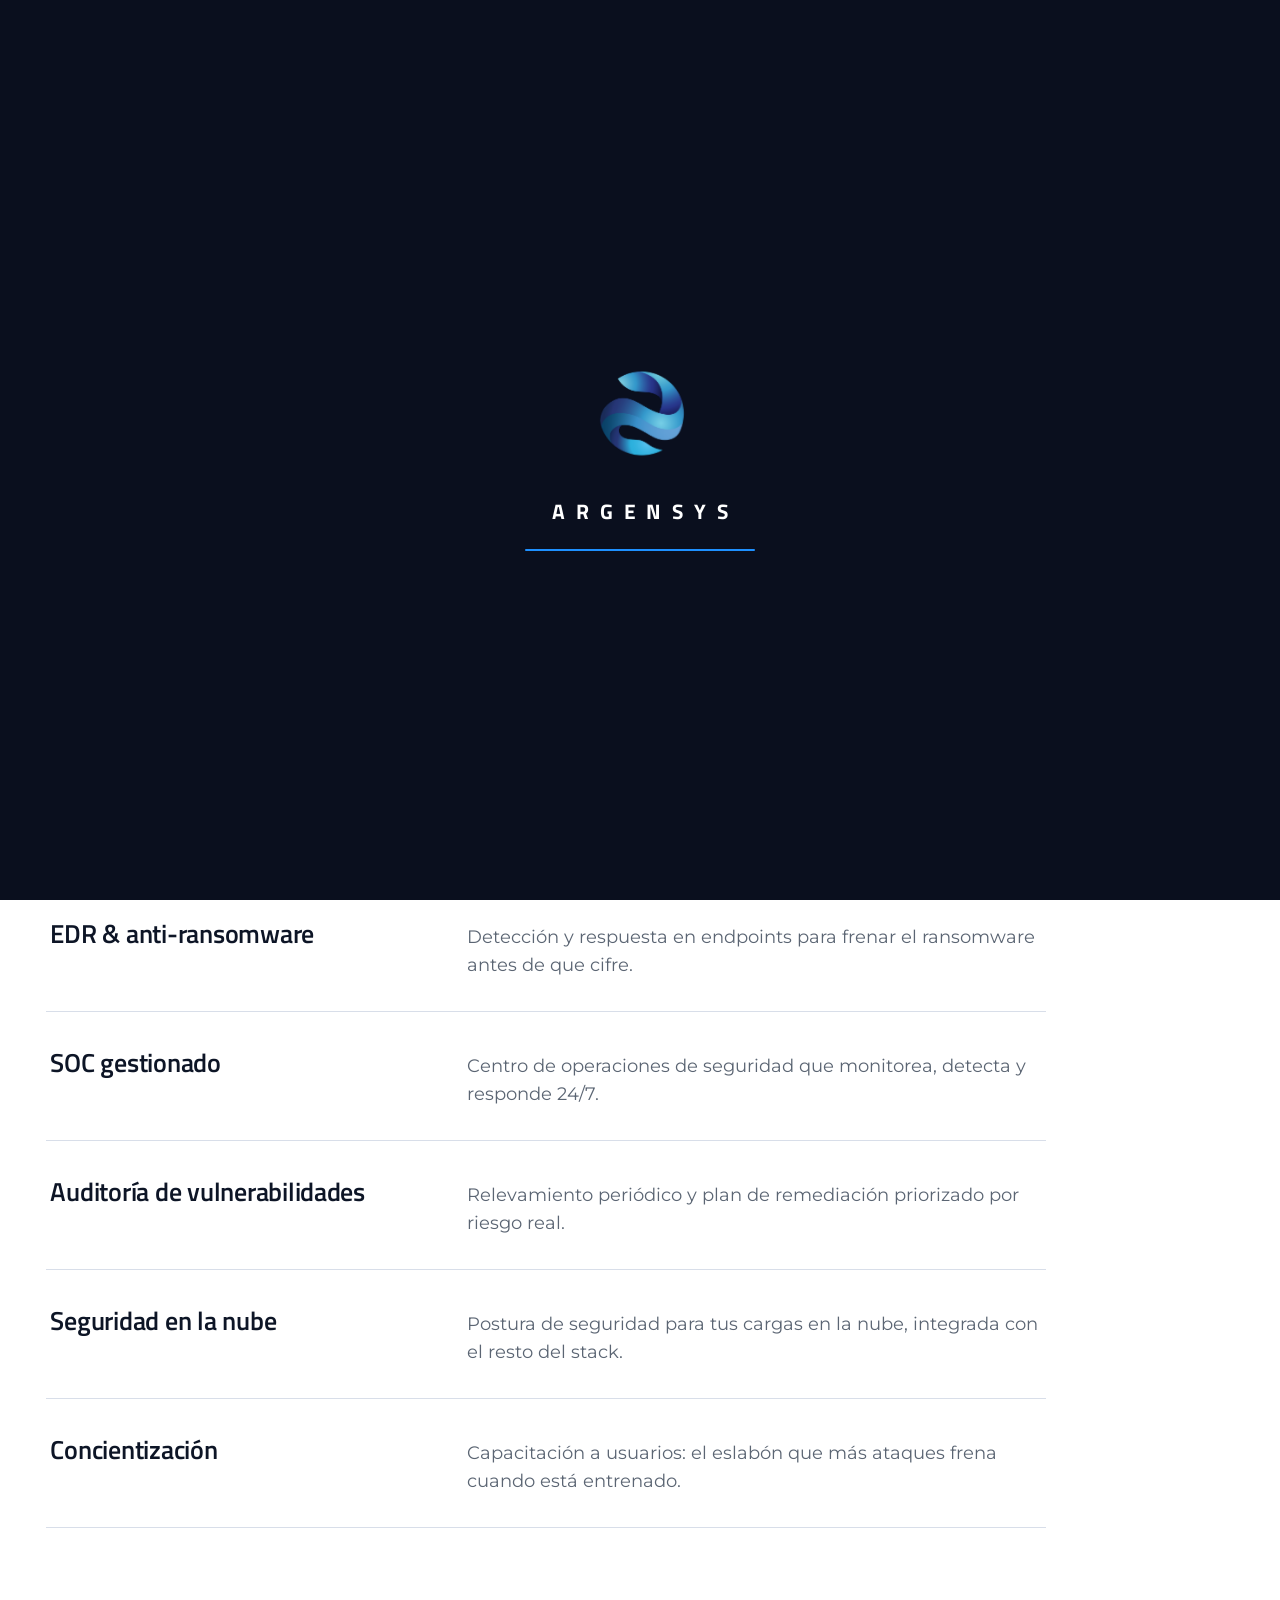
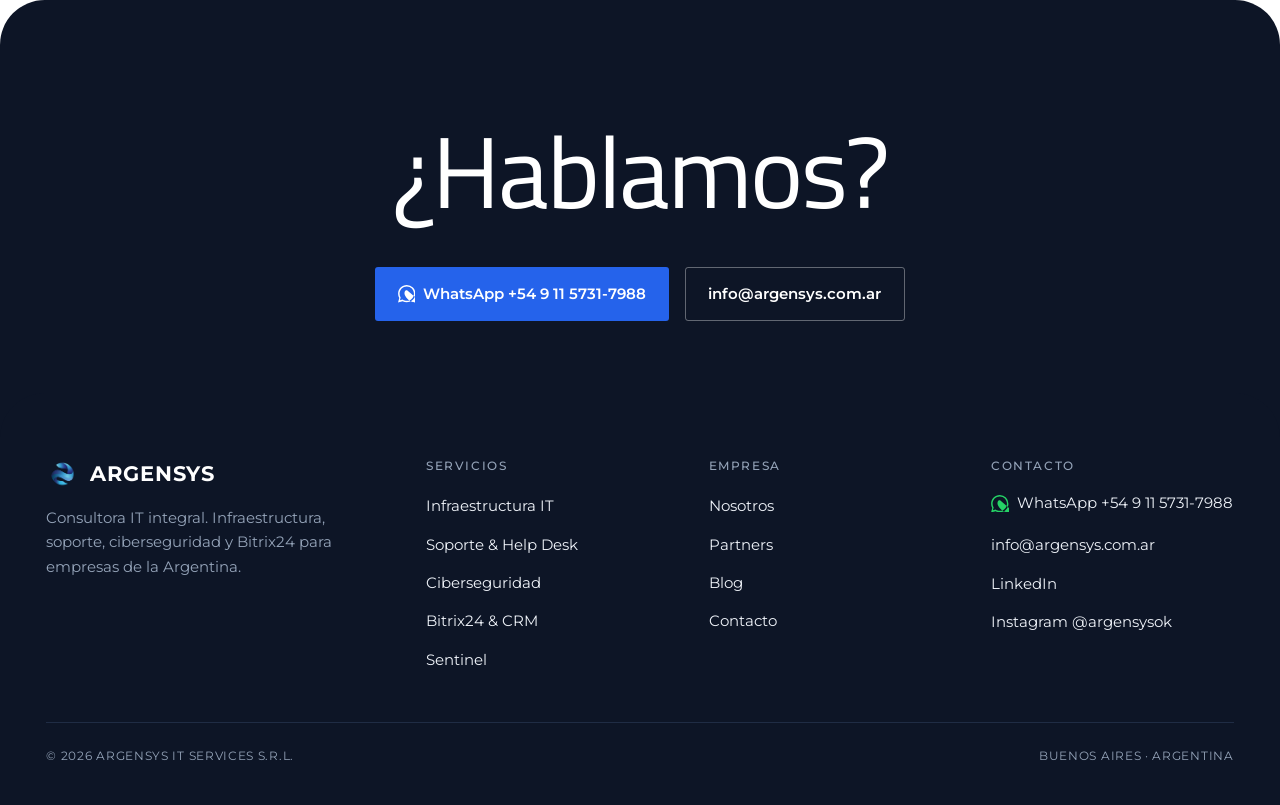
<file: ciberseguridad/index.html>
<!DOCTYPE html>
<html lang="es-AR">
<head>
  <meta charset="UTF-8">
  <meta name="viewport" content="width=device-width, initial-scale=1.0">
  <script>document.documentElement.className += " js";</script>
  <title>Ciberseguridad Fortinet — Argensys</title>
  <meta name="description" content="Firewalls FortiGate, EDR, anti-ransomware, SOC gestionado, auditoría de vulnerabilidades y seguridad en la nube.">
  <link rel="icon" type="image/png" href="../logos/argensys.png">
  <link rel="preconnect" href="https://fonts.googleapis.com">
  <link rel="preconnect" href="https://fonts.gstatic.com" crossorigin>
  <link href="https://fonts.googleapis.com/css2?family=Montserrat:wght@300;400;500;600;700&family=Titillium+Web:wght@400;600;700;900&display=swap" rel="stylesheet">
  <link rel="stylesheet" href="../assets/css/style.css">
</head>
<body>
  <div class="intro" id="intro" role="presentation">
    <div class="intro__inner">
      <img class="intro__logo" src="../logos/argensys.png" alt="">
      <p class="intro__word">ARGENSYS</p>
      <span class="intro__line" aria-hidden="true"></span>
    </div>
  </div>
  <a class="skip-link" href="#main">Saltar al contenido</a>
  <header class="site-header">
    <div class="header-main">
      <div class="shell site-header__inner">
        <a class="brand" href="../index.html" aria-label="Argensys — Inicio">
          <img src="../logos/argensys.png" alt="">
          <span class="brand__name">ARGEN<span class="brand__sys">SYS</span></span>
        </a>
        <button class="nav-toggle" aria-label="Abrir menú" aria-controls="primary-nav" aria-expanded="false">
          <span></span><span></span><span></span>
        </button>
        <nav class="nav" id="primary-nav" aria-label="Principal">
          <div class="nav__links">
            <a href="../servicios/index.html">Servicios</a>
            <a href="../ciberseguridad/index.html" aria-current="page">Ciberseguridad</a>
            <a href="../bitrix24/index.html">Bitrix24</a>
            <a href="../sentinel/index.html">Sentinel</a>
            <a href="../partners/index.html">Partners</a>
            <a href="../nosotros/index.html">Nosotros</a>
            <a href="../blog/index.html">Blog</a>
          </div>
          <a class="btn nav__cta" href="../contacto/index.html">Contacto</a>
        </nav>
      </div>
    </div>
  </header>
  <main id="main">
    <section class="band-full b-page-hero b-page-hero--dark">
      <div class="shell">
        <p class="b-page-hero__eyebrow">Ciberseguridad · Fortinet Advanced Partner</p>
        <h1 class="b-page-hero__title">Tus amenazas<br>son reales.</h1>
        <p class="b-page-hero__sub">Protegemos el perímetro, los endpoints y la nube con tecnología Fortinet y un SOC que vigila las 24 horas. Seguridad que se gestiona, no que se instala y se olvida.</p>
      </div>
    </section>
    <section class="band-full b-content reveal">
      <div class="shell">
        <p class="b-content__label">Qué incluye</p>
        
        
        <div class="feat-list stagger">
          <div class="feat-row"><div class="feat-row__name">Firewalls FortiGate</div><div class="feat-row__desc">Next-gen firewall configurado, segmentado y mantenido por partner Advanced de Fortinet.</div></div>
          <div class="feat-row"><div class="feat-row__name">EDR &amp; anti-ransomware</div><div class="feat-row__desc">Detección y respuesta en endpoints para frenar el ransomware antes de que cifre.</div></div>
          <div class="feat-row"><div class="feat-row__name">SOC gestionado</div><div class="feat-row__desc">Centro de operaciones de seguridad que monitorea, detecta y responde 24/7.</div></div>
          <div class="feat-row"><div class="feat-row__name">Auditoría de vulnerabilidades</div><div class="feat-row__desc">Relevamiento periódico y plan de remediación priorizado por riesgo real.</div></div>
          <div class="feat-row"><div class="feat-row__name">Seguridad en la nube</div><div class="feat-row__desc">Postura de seguridad para tus cargas en la nube, integrada con el resto del stack.</div></div>
          <div class="feat-row"><div class="feat-row__name">Concientización</div><div class="feat-row__desc">Capacitación a usuarios: el eslabón que más ataques frena cuando está entrenado.</div></div>
        </div>
      </div>
    </section>
    <section class="band-full b-cta reveal">
      <div class="shell">
        <h2 class="b-cta__h">¿Hablamos?</h2>
        <div class="b-cta__actions">
          <a class="btn btn--primary" href="https://wa.me/5491157317988"><svg class="wa-icon" viewBox="0 0 24 24" fill="currentColor" aria-hidden="true"><path d="M.057 24l1.687-6.163a11.867 11.867 0 01-1.587-5.945C.16 5.335 5.495 0 12.05 0a11.82 11.82 0 018.413 3.488 11.82 11.82 0 013.48 8.414c-.003 6.557-5.338 11.892-11.893 11.892a11.9 11.9 0 01-5.688-1.448L.057 24zm6.597-3.807c1.676.995 3.276 1.591 5.392 1.592 5.448 0 9.886-4.434 9.889-9.885.002-5.462-4.415-9.89-9.881-9.892-5.452 0-9.887 4.434-9.889 9.884a9.86 9.86 0 001.51 5.26l-.999 3.648 3.738-.981zm5.83-13.04l-.851-.001c-.296 0-.777.111-1.184.555-.407.444-1.555 1.519-1.555 3.703 0 2.184 1.592 4.296 1.814 4.592.222.296 3.118 4.99 7.702 6.79 3.808 1.499 4.583 1.201 5.41 1.126.827-.074 2.667-1.09 3.043-2.144.376-1.054.376-1.957.263-2.144-.111-.186-.407-.296-.85-.518z"/></svg> WhatsApp +54 9 11 5731-7988</a>
          <a class="btn btn--ghost" href="mailto:info@argensys.com.ar">info@argensys.com.ar</a>
        </div>
      </div>
    </section>
  </main>
  <footer class="site-footer">
    <div class="shell">
      <div class="footer__grid">
        <div class="footer__brand">
          <a class="brand" href="../index.html" aria-label="Argensys — Inicio">
            <img src="../logos/argensys.png" alt="" style="width:32px;height:32px">
            <span class="brand__name">ARGEN<span class="brand__sys">SYS</span></span>
          </a>
          <p class="footer__tag">Consultora IT integral. Infraestructura, soporte, ciberseguridad y Bitrix24 para empresas de la Argentina.</p>
        </div>
        <div class="footer__col">
          <h4>Servicios</h4>
          <ul>
            <li><a href="../infraestructura/index.html">Infraestructura IT</a></li>
            <li><a href="../soporte/index.html">Soporte &amp; Help Desk</a></li>
            <li><a href="../ciberseguridad/index.html">Ciberseguridad</a></li>
            <li><a href="../bitrix24/index.html">Bitrix24 &amp; CRM</a></li>
            <li><a href="../sentinel/index.html">Sentinel</a></li>
          </ul>
        </div>
        <div class="footer__col">
          <h4>Empresa</h4>
          <ul>
            <li><a href="../nosotros/index.html">Nosotros</a></li>
            <li><a href="../partners/index.html">Partners</a></li>
            <li><a href="../blog/index.html">Blog</a></li>
            <li><a href="../contacto/index.html">Contacto</a></li>
          </ul>
        </div>
        <div class="footer__col">
          <h4>Contacto</h4>
          <ul>
            <li><a class="footer__wa" href="https://wa.me/5491157317988"><svg class="wa-icon" viewBox="0 0 24 24" fill="currentColor" aria-hidden="true"><path d="M.057 24l1.687-6.163a11.867 11.867 0 01-1.587-5.945C.16 5.335 5.495 0 12.05 0a11.82 11.82 0 018.413 3.488 11.82 11.82 0 013.48 8.414c-.003 6.557-5.338 11.892-11.893 11.892a11.9 11.9 0 01-5.688-1.448L.057 24zm6.597-3.807c1.676.995 3.276 1.591 5.392 1.592 5.448 0 9.886-4.434 9.889-9.885.002-5.462-4.415-9.89-9.881-9.892-5.452 0-9.887 4.434-9.889 9.884a9.86 9.86 0 001.51 5.26l-.999 3.648 3.738-.981zm5.83-13.04l-.851-.001c-.296 0-.777.111-1.184.555-.407.444-1.555 1.519-1.555 3.703 0 2.184 1.592 4.296 1.814 4.592.222.296 3.118 4.99 7.702 6.79 3.808 1.499 4.583 1.201 5.41 1.126.827-.074 2.667-1.09 3.043-2.144.376-1.054.376-1.957.263-2.144-.111-.186-.407-.296-.85-.518z"/></svg> WhatsApp +54 9 11 5731-7988</a></li>
            <li><a href="mailto:info@argensys.com.ar">info@argensys.com.ar</a></li>
            <li><a href="https://www.linkedin.com/company/argensys">LinkedIn</a></li>
            <li><a href="https://instagram.com/argensysok">Instagram @argensysok</a></li>
          </ul>
        </div>
      </div>
      <div class="footer__bottom">
        <span>© 2026 ARGENSYS IT SERVICES S.R.L.</span>
        <span>BUENOS AIRES · ARGENTINA</span>
      </div>
    </div>
  </footer>
  <script src="../assets/js/main.js"></script>
</body>
</html>
</file>
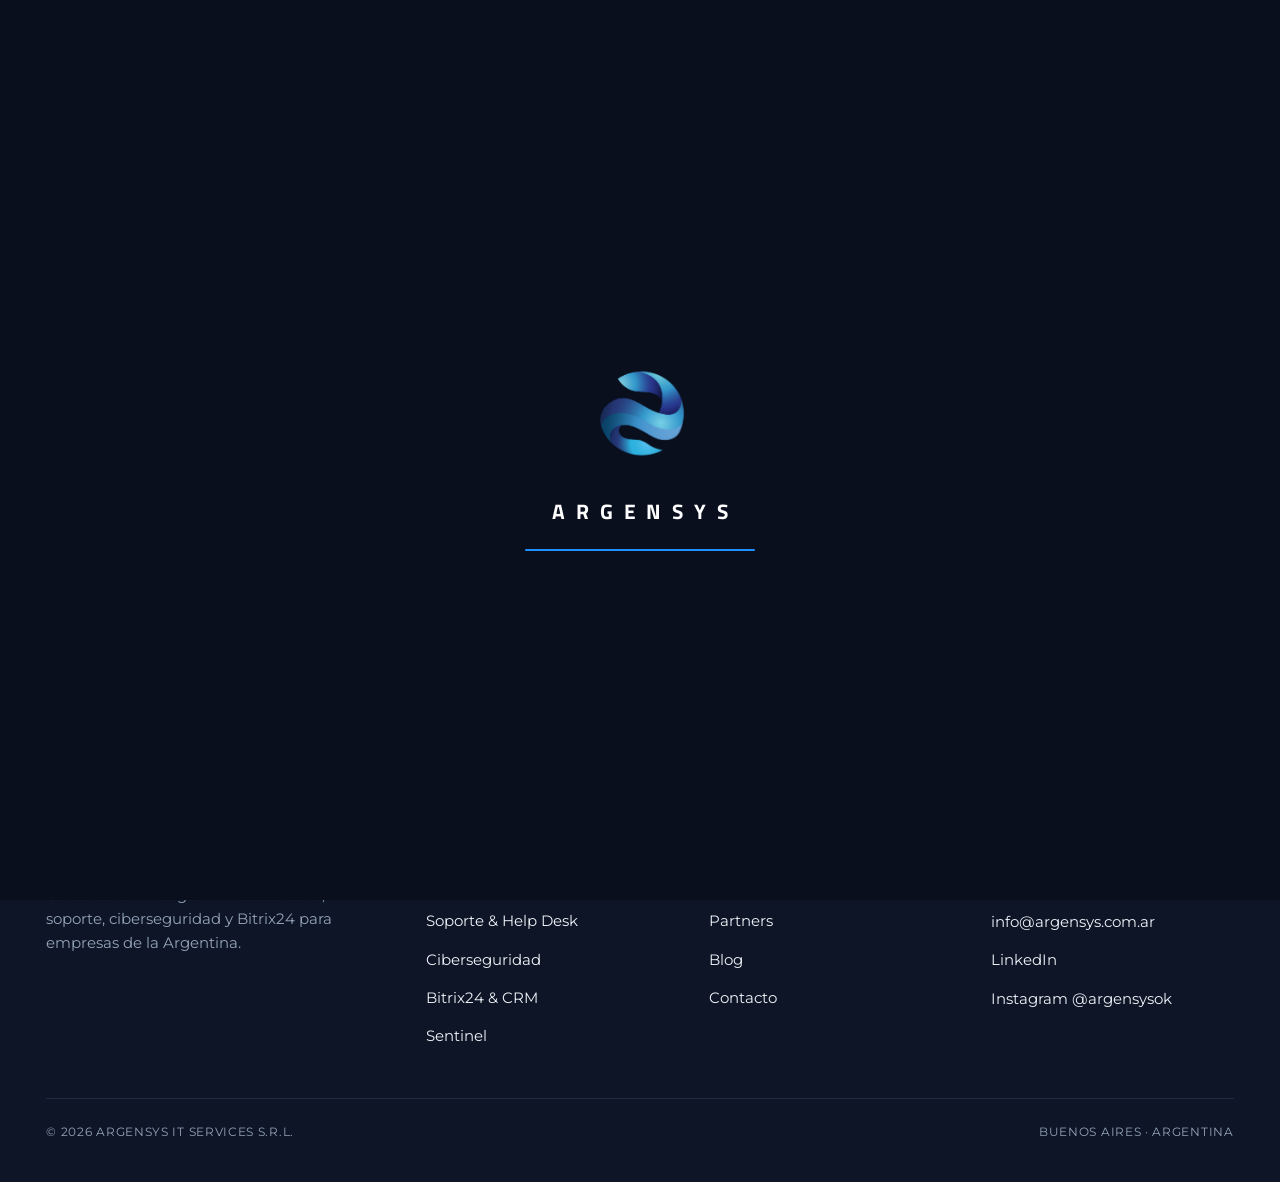
<file: contacto/index.html>
<!DOCTYPE html>
<html lang="es-AR">
<head>
  <meta charset="UTF-8">
  <meta name="viewport" content="width=device-width, initial-scale=1.0">
  <script>document.documentElement.className += " js";</script>
  <title>Contacto — Argensys IT Services</title>
  <meta name="description" content="Hablá con Argensys: WhatsApp, email, LinkedIn e Instagram. Diagnóstico inicial sin cargo, respuesta el mismo día hábil.">
  <link rel="icon" type="image/png" href="../logos/argensys.png">
  <link rel="preconnect" href="https://fonts.googleapis.com">
  <link rel="preconnect" href="https://fonts.gstatic.com" crossorigin>
  <link href="https://fonts.googleapis.com/css2?family=Montserrat:wght@300;400;500;600;700&family=Titillium+Web:wght@400;600;700;900&display=swap" rel="stylesheet">
  <link rel="stylesheet" href="../assets/css/style.css">
</head>
<body>
  <div class="intro" id="intro" role="presentation">
    <div class="intro__inner">
      <img class="intro__logo" src="../logos/argensys.png" alt="">
      <p class="intro__word">ARGENSYS</p>
      <span class="intro__line" aria-hidden="true"></span>
    </div>
  </div>
  <a class="skip-link" href="#main">Saltar al contenido</a>
  <header class="site-header">
    <div class="header-main">
      <div class="shell site-header__inner">
        <a class="brand" href="../index.html" aria-label="Argensys — Inicio">
          <img src="../logos/argensys.png" alt="">
          <span class="brand__name">ARGEN<span class="brand__sys">SYS</span></span>
        </a>
        <button class="nav-toggle" aria-label="Abrir menú" aria-controls="primary-nav" aria-expanded="false">
          <span></span><span></span><span></span>
        </button>
        <nav class="nav" id="primary-nav" aria-label="Principal">
          <div class="nav__links">
            <a href="../servicios/index.html">Servicios</a>
            <a href="../ciberseguridad/index.html">Ciberseguridad</a>
            <a href="../bitrix24/index.html">Bitrix24</a>
            <a href="../sentinel/index.html">Sentinel</a>
            <a href="../partners/index.html">Partners</a>
            <a href="../nosotros/index.html">Nosotros</a>
            <a href="../blog/index.html">Blog</a>
          </div>
          <a class="btn nav__cta" href="../contacto/index.html" aria-current="page">Contacto</a>
        </nav>
      </div>
    </div>
  </header>
  <main id="main">
    <section class="band-full b-page-hero b-page-hero--light">
      <div class="shell">
        <p class="b-page-hero__eyebrow">Contacto</p>
        <h1 class="b-page-hero__title">¿Hablamos?</h1>
        <p class="b-page-hero__sub">Contanos qué necesitás y te respondemos el mismo día hábil. El diagnóstico inicial no tiene cargo.</p>
      </div>
    </section>
    <section class="band-full b-content reveal">
      <div class="shell">
        <div class="contact-methods stagger">
          <a class="contact-method" href="https://wa.me/5491157317988">
            <span class="contact-method__icon"><svg class="wa-icon" viewBox="0 0 24 24" fill="currentColor" aria-hidden="true"><path d="M.057 24l1.687-6.163a11.867 11.867 0 01-1.587-5.945C.16 5.335 5.495 0 12.05 0a11.82 11.82 0 018.413 3.488 11.82 11.82 0 013.48 8.414c-.003 6.557-5.338 11.892-11.893 11.892a11.9 11.9 0 01-5.688-1.448L.057 24zm6.597-3.807c1.676.995 3.276 1.591 5.392 1.592 5.448 0 9.886-4.434 9.889-9.885.002-5.462-4.415-9.89-9.881-9.892-5.452 0-9.887 4.434-9.889 9.884a9.86 9.86 0 001.51 5.26l-.999 3.648 3.738-.981zm5.83-13.04l-.851-.001c-.296 0-.777.111-1.184.555-.407.444-1.555 1.519-1.555 3.703 0 2.184 1.592 4.296 1.814 4.592.222.296 3.118 4.99 7.702 6.79 3.808 1.499 4.583 1.201 5.41 1.126.827-.074 2.667-1.09 3.043-2.144.376-1.054.376-1.957.263-2.144-.111-.186-.407-.296-.85-.518z"/></svg></span>
            <span><span class="contact-method__label">WhatsApp</span><br><span class="contact-method__value">+54 9 11 5731-7988</span></span>
          </a>
          <a class="contact-method" href="mailto:info@argensys.com.ar">
            <span class="contact-method__icon">@</span>
            <span><span class="contact-method__label">Email</span><br><span class="contact-method__value">info@argensys.com.ar</span></span>
          </a>
          <a class="contact-method" href="https://www.linkedin.com/company/argensys">
            <span class="contact-method__icon">in</span>
            <span><span class="contact-method__label">LinkedIn</span><br><span class="contact-method__value">/company/argensys</span></span>
          </a>
          <a class="contact-method" href="https://instagram.com/argensysok">
            <span class="contact-method__icon">ig</span>
            <span><span class="contact-method__label">Instagram</span><br><span class="contact-method__value">@argensysok</span></span>
          </a>
        </div>
      </div>
    </section>
  </main>
  <footer class="site-footer">
    <div class="shell">
      <div class="footer__grid">
        <div class="footer__brand">
          <a class="brand" href="../index.html" aria-label="Argensys — Inicio">
            <img src="../logos/argensys.png" alt="" style="width:32px;height:32px">
            <span class="brand__name">ARGEN<span class="brand__sys">SYS</span></span>
          </a>
          <p class="footer__tag">Consultora IT integral. Infraestructura, soporte, ciberseguridad y Bitrix24 para empresas de la Argentina.</p>
        </div>
        <div class="footer__col">
          <h4>Servicios</h4>
          <ul>
            <li><a href="../infraestructura/index.html">Infraestructura IT</a></li>
            <li><a href="../soporte/index.html">Soporte &amp; Help Desk</a></li>
            <li><a href="../ciberseguridad/index.html">Ciberseguridad</a></li>
            <li><a href="../bitrix24/index.html">Bitrix24 &amp; CRM</a></li>
            <li><a href="../sentinel/index.html">Sentinel</a></li>
          </ul>
        </div>
        <div class="footer__col">
          <h4>Empresa</h4>
          <ul>
            <li><a href="../nosotros/index.html">Nosotros</a></li>
            <li><a href="../partners/index.html">Partners</a></li>
            <li><a href="../blog/index.html">Blog</a></li>
            <li><a href="../contacto/index.html">Contacto</a></li>
          </ul>
        </div>
        <div class="footer__col">
          <h4>Contacto</h4>
          <ul>
            <li><a class="footer__wa" href="https://wa.me/5491157317988"><svg class="wa-icon" viewBox="0 0 24 24" fill="currentColor" aria-hidden="true"><path d="M.057 24l1.687-6.163a11.867 11.867 0 01-1.587-5.945C.16 5.335 5.495 0 12.05 0a11.82 11.82 0 018.413 3.488 11.82 11.82 0 013.48 8.414c-.003 6.557-5.338 11.892-11.893 11.892a11.9 11.9 0 01-5.688-1.448L.057 24zm6.597-3.807c1.676.995 3.276 1.591 5.392 1.592 5.448 0 9.886-4.434 9.889-9.885.002-5.462-4.415-9.89-9.881-9.892-5.452 0-9.887 4.434-9.889 9.884a9.86 9.86 0 001.51 5.26l-.999 3.648 3.738-.981zm5.83-13.04l-.851-.001c-.296 0-.777.111-1.184.555-.407.444-1.555 1.519-1.555 3.703 0 2.184 1.592 4.296 1.814 4.592.222.296 3.118 4.99 7.702 6.79 3.808 1.499 4.583 1.201 5.41 1.126.827-.074 2.667-1.09 3.043-2.144.376-1.054.376-1.957.263-2.144-.111-.186-.407-.296-.85-.518z"/></svg> WhatsApp +54 9 11 5731-7988</a></li>
            <li><a href="mailto:info@argensys.com.ar">info@argensys.com.ar</a></li>
            <li><a href="https://www.linkedin.com/company/argensys">LinkedIn</a></li>
            <li><a href="https://instagram.com/argensysok">Instagram @argensysok</a></li>
          </ul>
        </div>
      </div>
      <div class="footer__bottom">
        <span>© 2026 ARGENSYS IT SERVICES S.R.L.</span>
        <span>BUENOS AIRES · ARGENTINA</span>
      </div>
    </div>
  </footer>
  <script src="../assets/js/main.js"></script>
</body>
</html>
</file>
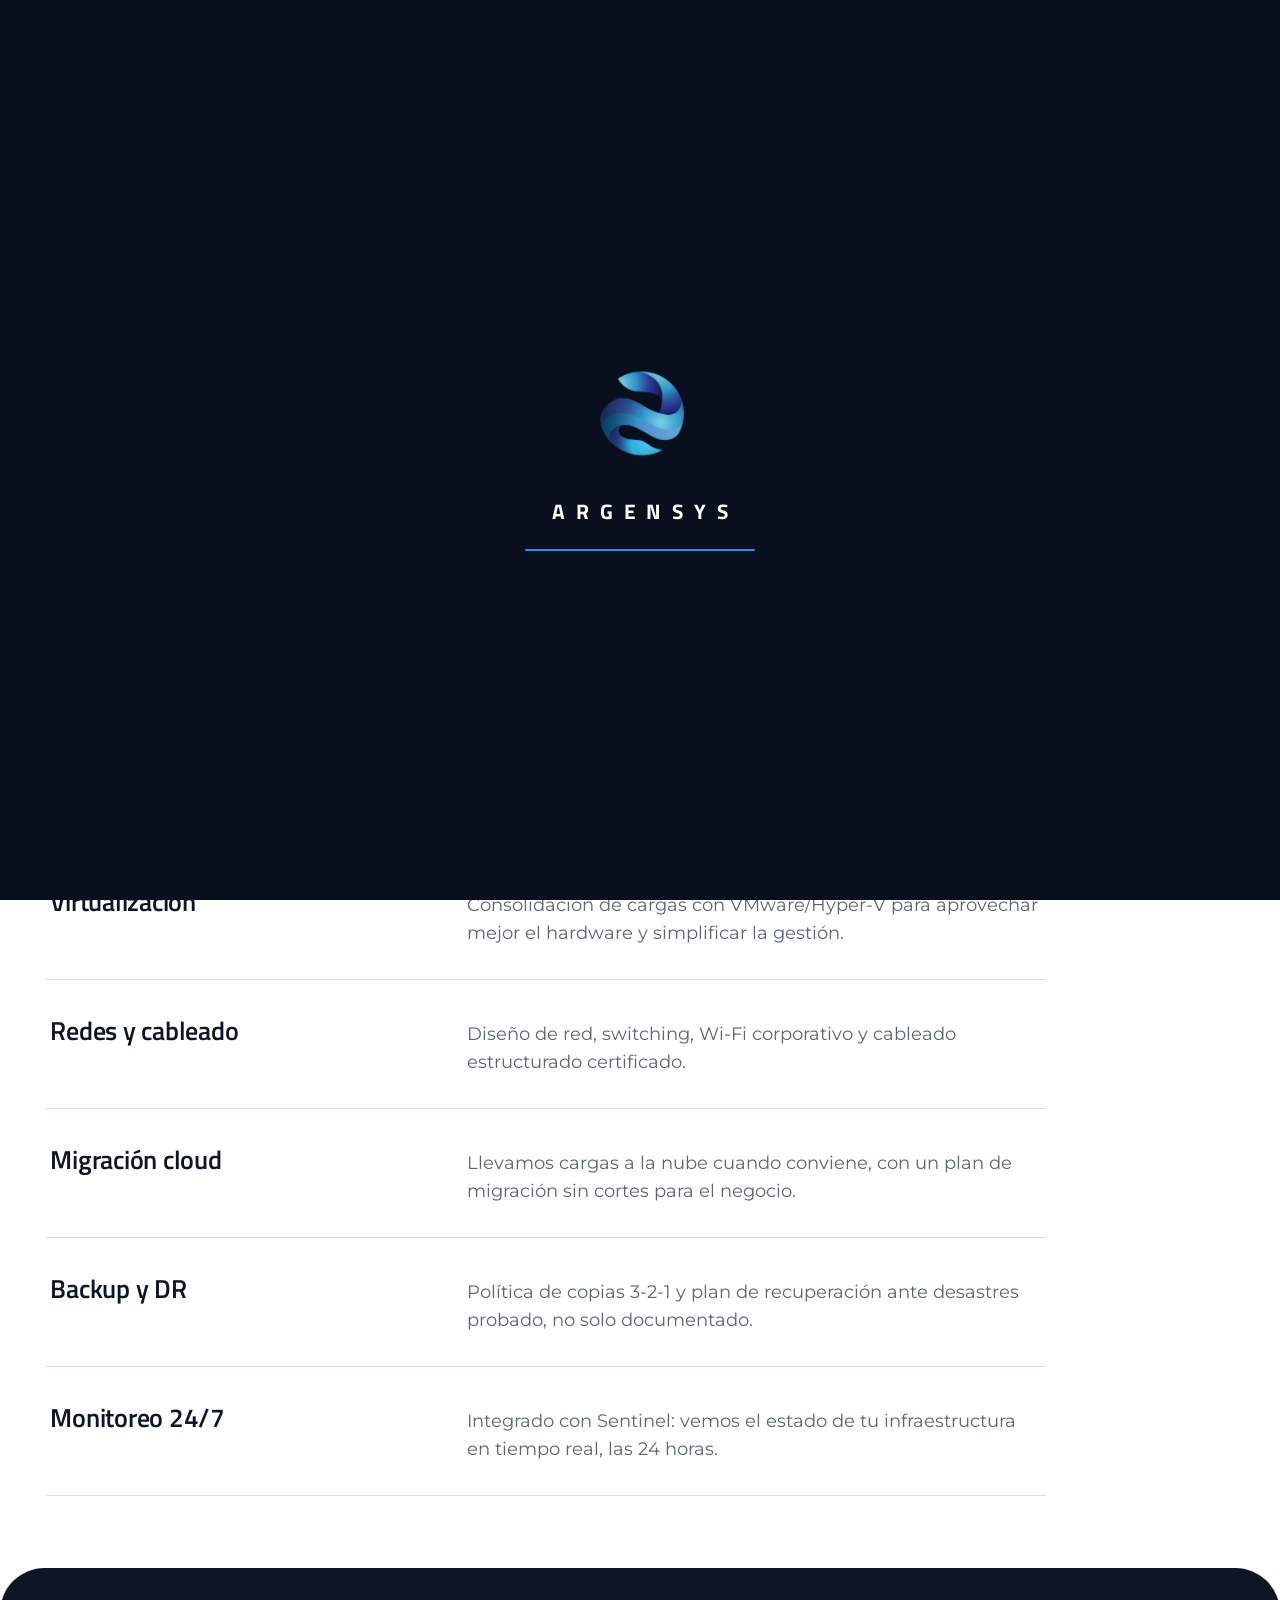
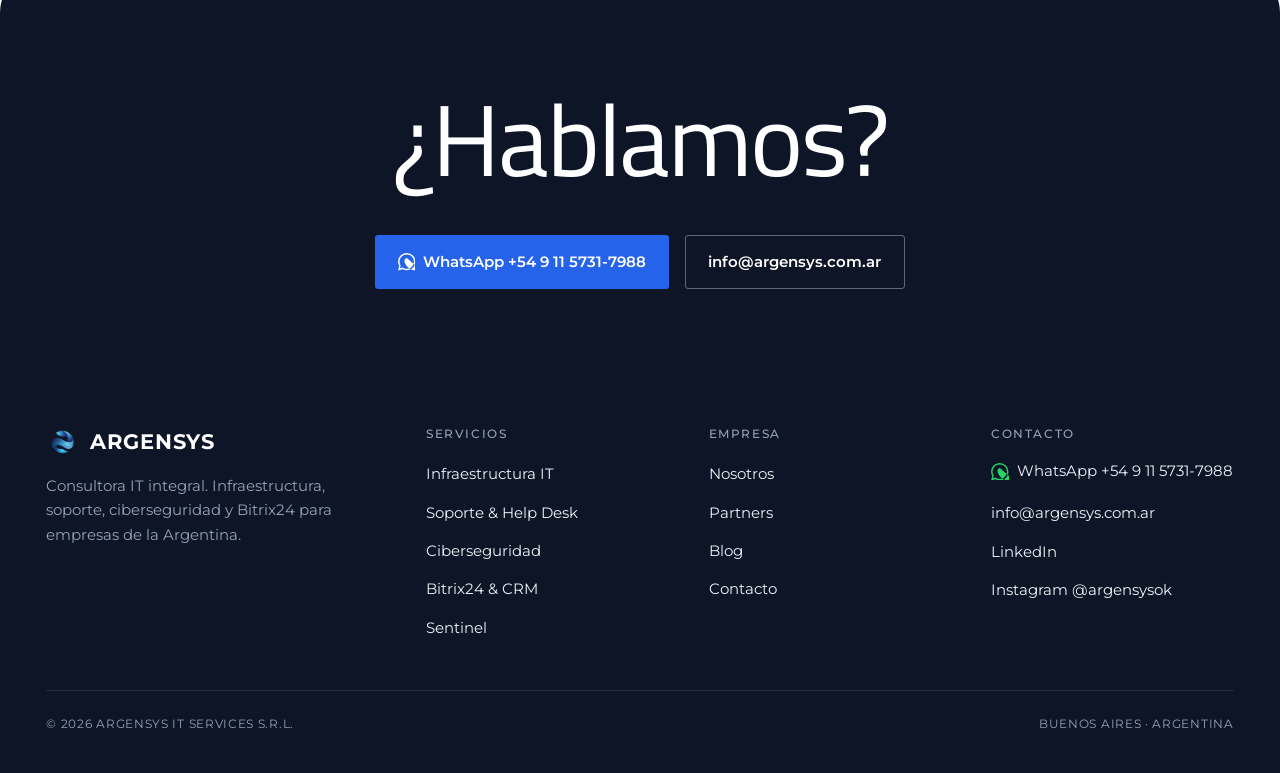
<file: infraestructura/index.html>
<!DOCTYPE html>
<html lang="es-AR">
<head>
  <meta charset="UTF-8">
  <meta name="viewport" content="width=device-width, initial-scale=1.0">
  <script>document.documentElement.className += " js";</script>
  <title>Infraestructura IT — Argensys</title>
  <meta name="description" content="Servidores Lenovo, virtualización, redes, migración cloud, backup y recuperación ante desastres para empresas argentinas.">
  <link rel="icon" type="image/png" href="../logos/argensys.png">
  <link rel="preconnect" href="https://fonts.googleapis.com">
  <link rel="preconnect" href="https://fonts.gstatic.com" crossorigin>
  <link href="https://fonts.googleapis.com/css2?family=Montserrat:wght@300;400;500;600;700&family=Titillium+Web:wght@400;600;700;900&display=swap" rel="stylesheet">
  <link rel="stylesheet" href="../assets/css/style.css">
</head>
<body>
  <div class="intro" id="intro" role="presentation">
    <div class="intro__inner">
      <img class="intro__logo" src="../logos/argensys.png" alt="">
      <p class="intro__word">ARGENSYS</p>
      <span class="intro__line" aria-hidden="true"></span>
    </div>
  </div>
  <a class="skip-link" href="#main">Saltar al contenido</a>
  <header class="site-header">
    <div class="header-main">
      <div class="shell site-header__inner">
        <a class="brand" href="../index.html" aria-label="Argensys — Inicio">
          <img src="../logos/argensys.png" alt="">
          <span class="brand__name">ARGEN<span class="brand__sys">SYS</span></span>
        </a>
        <button class="nav-toggle" aria-label="Abrir menú" aria-controls="primary-nav" aria-expanded="false">
          <span></span><span></span><span></span>
        </button>
        <nav class="nav" id="primary-nav" aria-label="Principal">
          <div class="nav__links">
            <a href="../servicios/index.html" aria-current="page">Servicios</a>
            <a href="../ciberseguridad/index.html">Ciberseguridad</a>
            <a href="../bitrix24/index.html">Bitrix24</a>
            <a href="../sentinel/index.html">Sentinel</a>
            <a href="../partners/index.html">Partners</a>
            <a href="../nosotros/index.html">Nosotros</a>
            <a href="../blog/index.html">Blog</a>
          </div>
          <a class="btn nav__cta" href="../contacto/index.html">Contacto</a>
        </nav>
      </div>
    </div>
  </header>
  <main id="main">
    <section class="band-full b-page-hero b-page-hero--light">
      <div class="shell">
        <p class="b-page-hero__eyebrow">Servicios · Lenovo Authorized</p>
        <h1 class="b-page-hero__title">Infraestructura<br>que sostiene.</h1>
        <p class="b-page-hero__sub">Diseñamos y operamos la base sobre la que corre tu empresa: servidores, virtualización, redes y respaldo. Pensada para crecer y para no caerse.</p>
      </div>
    </section>
    <section class="band-full b-content reveal">
      <div class="shell">
        <p class="b-content__label">Qué incluye</p>
        
        
        <div class="feat-list stagger">
          <div class="feat-row"><div class="feat-row__name">Servidores Lenovo</div><div class="feat-row__desc">Dimensionamiento, instalación y mantenimiento de servidores físicos y virtuales, con marca partner.</div></div>
          <div class="feat-row"><div class="feat-row__name">Virtualización</div><div class="feat-row__desc">Consolidación de cargas con VMware/Hyper-V para aprovechar mejor el hardware y simplificar la gestión.</div></div>
          <div class="feat-row"><div class="feat-row__name">Redes y cableado</div><div class="feat-row__desc">Diseño de red, switching, Wi-Fi corporativo y cableado estructurado certificado.</div></div>
          <div class="feat-row"><div class="feat-row__name">Migración cloud</div><div class="feat-row__desc">Llevamos cargas a la nube cuando conviene, con un plan de migración sin cortes para el negocio.</div></div>
          <div class="feat-row"><div class="feat-row__name">Backup y DR</div><div class="feat-row__desc">Política de copias 3-2-1 y plan de recuperación ante desastres probado, no solo documentado.</div></div>
          <div class="feat-row"><div class="feat-row__name">Monitoreo 24/7</div><div class="feat-row__desc">Integrado con Sentinel: vemos el estado de tu infraestructura en tiempo real, las 24 horas.</div></div>
        </div>
      </div>
    </section>
    <section class="band-full b-cta reveal">
      <div class="shell">
        <h2 class="b-cta__h">¿Hablamos?</h2>
        <div class="b-cta__actions">
          <a class="btn btn--primary" href="https://wa.me/5491157317988"><svg class="wa-icon" viewBox="0 0 24 24" fill="currentColor" aria-hidden="true"><path d="M.057 24l1.687-6.163a11.867 11.867 0 01-1.587-5.945C.16 5.335 5.495 0 12.05 0a11.82 11.82 0 018.413 3.488 11.82 11.82 0 013.48 8.414c-.003 6.557-5.338 11.892-11.893 11.892a11.9 11.9 0 01-5.688-1.448L.057 24zm6.597-3.807c1.676.995 3.276 1.591 5.392 1.592 5.448 0 9.886-4.434 9.889-9.885.002-5.462-4.415-9.89-9.881-9.892-5.452 0-9.887 4.434-9.889 9.884a9.86 9.86 0 001.51 5.26l-.999 3.648 3.738-.981zm5.83-13.04l-.851-.001c-.296 0-.777.111-1.184.555-.407.444-1.555 1.519-1.555 3.703 0 2.184 1.592 4.296 1.814 4.592.222.296 3.118 4.99 7.702 6.79 3.808 1.499 4.583 1.201 5.41 1.126.827-.074 2.667-1.09 3.043-2.144.376-1.054.376-1.957.263-2.144-.111-.186-.407-.296-.85-.518z"/></svg> WhatsApp +54 9 11 5731-7988</a>
          <a class="btn btn--ghost" href="mailto:info@argensys.com.ar">info@argensys.com.ar</a>
        </div>
      </div>
    </section>
  </main>
  <footer class="site-footer">
    <div class="shell">
      <div class="footer__grid">
        <div class="footer__brand">
          <a class="brand" href="../index.html" aria-label="Argensys — Inicio">
            <img src="../logos/argensys.png" alt="" style="width:32px;height:32px">
            <span class="brand__name">ARGEN<span class="brand__sys">SYS</span></span>
          </a>
          <p class="footer__tag">Consultora IT integral. Infraestructura, soporte, ciberseguridad y Bitrix24 para empresas de la Argentina.</p>
        </div>
        <div class="footer__col">
          <h4>Servicios</h4>
          <ul>
            <li><a href="../infraestructura/index.html">Infraestructura IT</a></li>
            <li><a href="../soporte/index.html">Soporte &amp; Help Desk</a></li>
            <li><a href="../ciberseguridad/index.html">Ciberseguridad</a></li>
            <li><a href="../bitrix24/index.html">Bitrix24 &amp; CRM</a></li>
            <li><a href="../sentinel/index.html">Sentinel</a></li>
          </ul>
        </div>
        <div class="footer__col">
          <h4>Empresa</h4>
          <ul>
            <li><a href="../nosotros/index.html">Nosotros</a></li>
            <li><a href="../partners/index.html">Partners</a></li>
            <li><a href="../blog/index.html">Blog</a></li>
            <li><a href="../contacto/index.html">Contacto</a></li>
          </ul>
        </div>
        <div class="footer__col">
          <h4>Contacto</h4>
          <ul>
            <li><a class="footer__wa" href="https://wa.me/5491157317988"><svg class="wa-icon" viewBox="0 0 24 24" fill="currentColor" aria-hidden="true"><path d="M.057 24l1.687-6.163a11.867 11.867 0 01-1.587-5.945C.16 5.335 5.495 0 12.05 0a11.82 11.82 0 018.413 3.488 11.82 11.82 0 013.48 8.414c-.003 6.557-5.338 11.892-11.893 11.892a11.9 11.9 0 01-5.688-1.448L.057 24zm6.597-3.807c1.676.995 3.276 1.591 5.392 1.592 5.448 0 9.886-4.434 9.889-9.885.002-5.462-4.415-9.89-9.881-9.892-5.452 0-9.887 4.434-9.889 9.884a9.86 9.86 0 001.51 5.26l-.999 3.648 3.738-.981zm5.83-13.04l-.851-.001c-.296 0-.777.111-1.184.555-.407.444-1.555 1.519-1.555 3.703 0 2.184 1.592 4.296 1.814 4.592.222.296 3.118 4.99 7.702 6.79 3.808 1.499 4.583 1.201 5.41 1.126.827-.074 2.667-1.09 3.043-2.144.376-1.054.376-1.957.263-2.144-.111-.186-.407-.296-.85-.518z"/></svg> WhatsApp +54 9 11 5731-7988</a></li>
            <li><a href="mailto:info@argensys.com.ar">info@argensys.com.ar</a></li>
            <li><a href="https://www.linkedin.com/company/argensys">LinkedIn</a></li>
            <li><a href="https://instagram.com/argensysok">Instagram @argensysok</a></li>
          </ul>
        </div>
      </div>
      <div class="footer__bottom">
        <span>© 2026 ARGENSYS IT SERVICES S.R.L.</span>
        <span>BUENOS AIRES · ARGENTINA</span>
      </div>
    </div>
  </footer>
  <script src="../assets/js/main.js"></script>
</body>
</html>
</file>
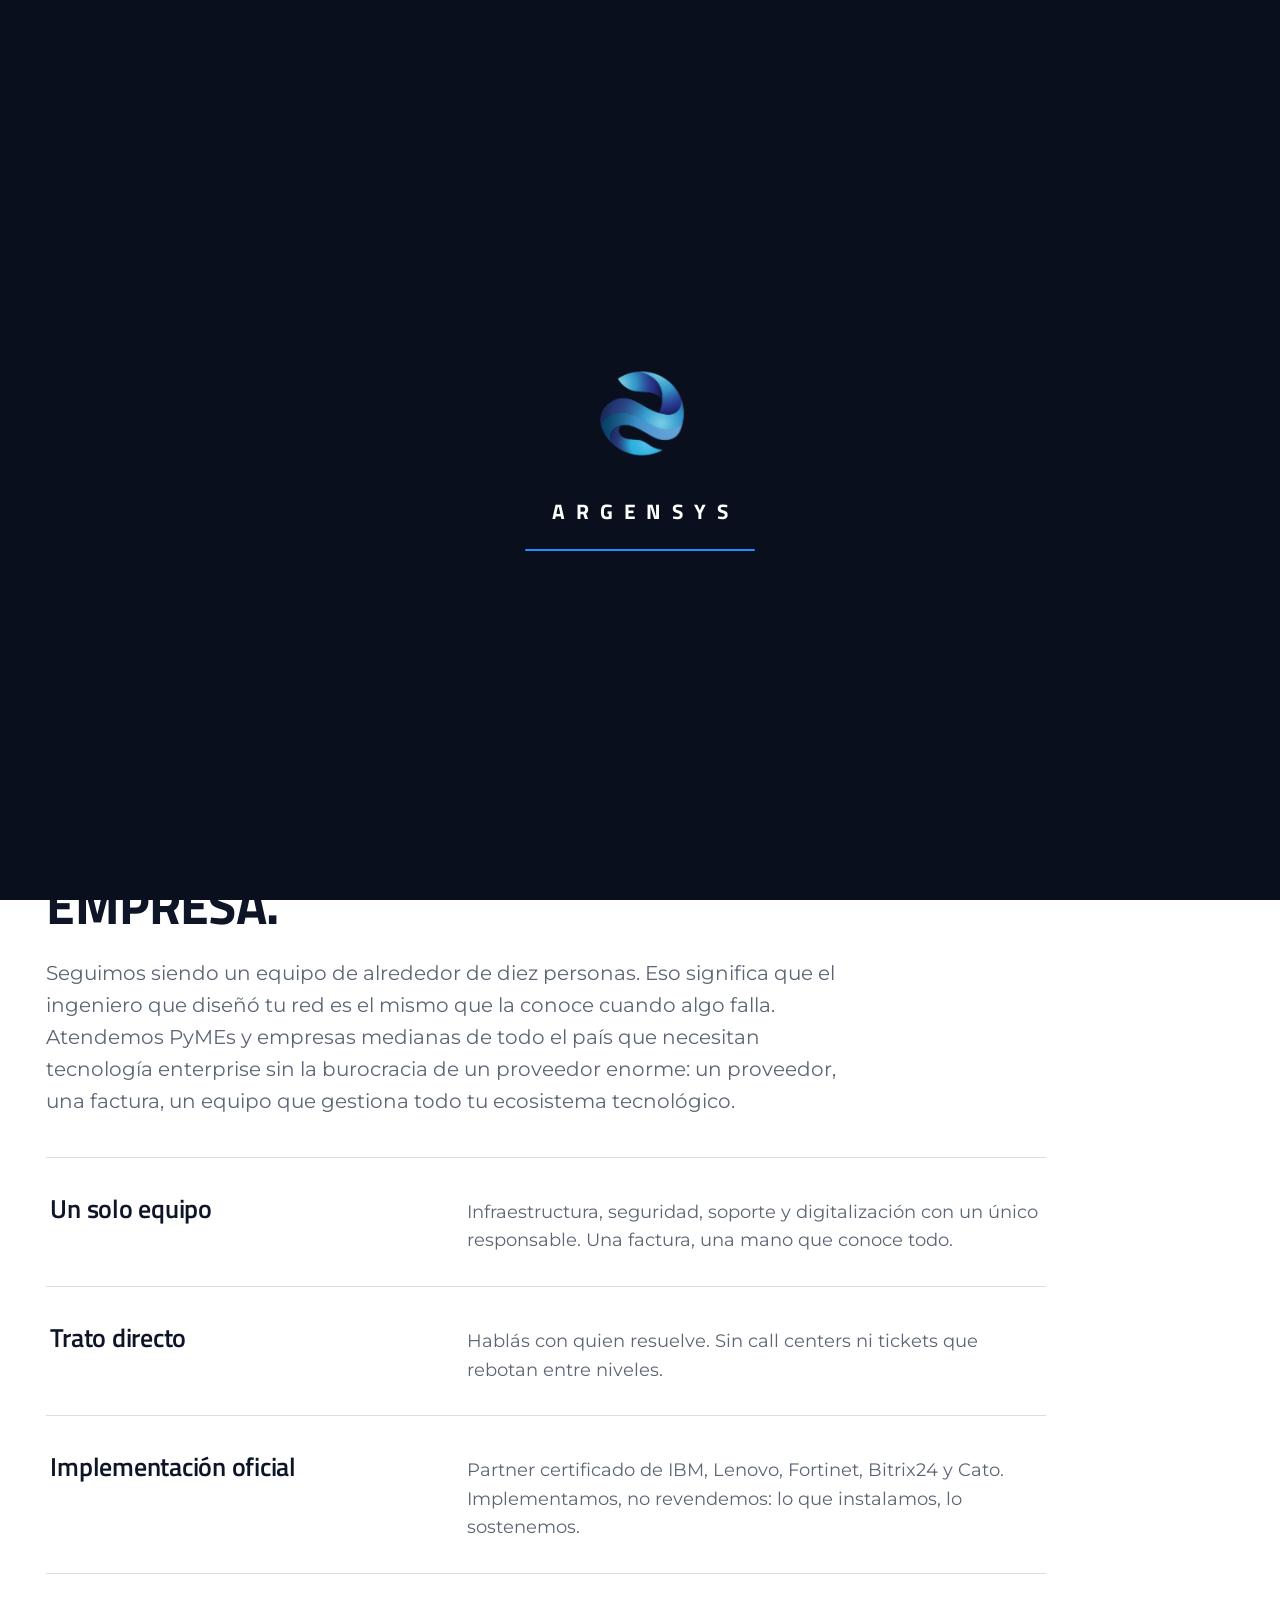
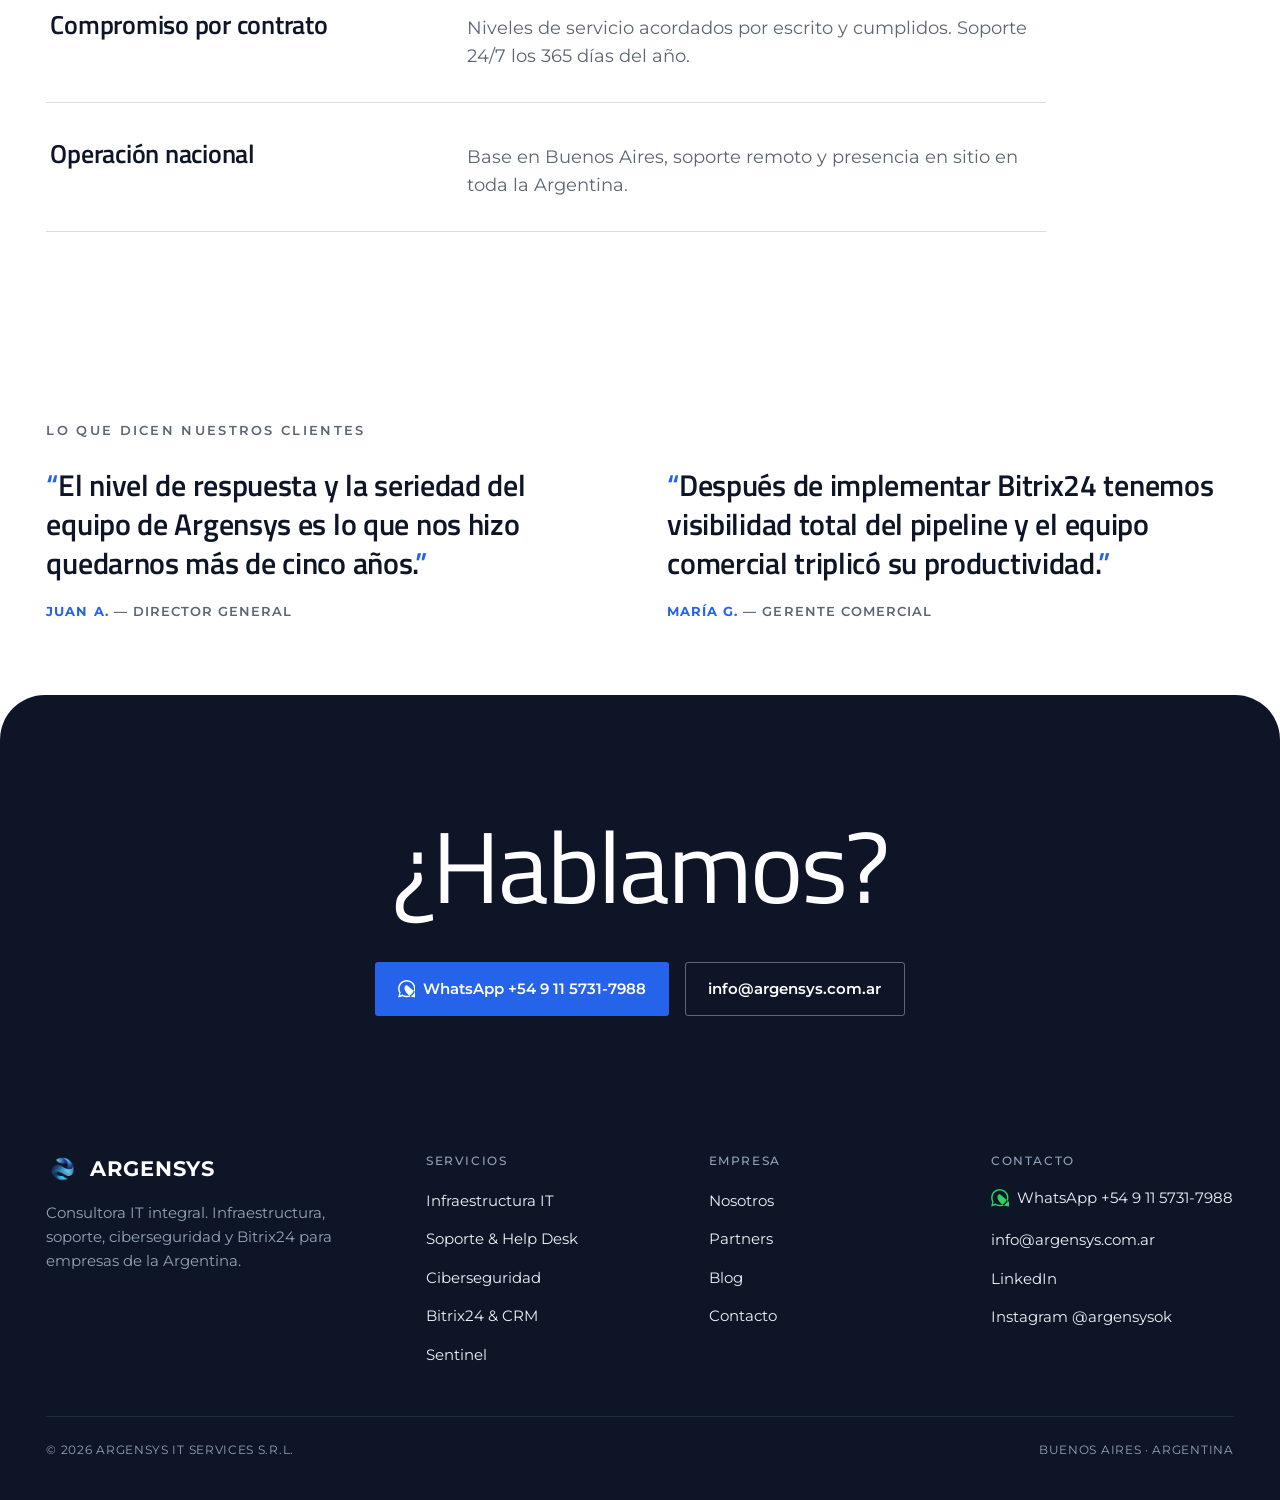
<file: nosotros/index.html>
<!DOCTYPE html>
<html lang="es-AR">
<head>
  <meta charset="UTF-8">
  <meta name="viewport" content="width=device-width, initial-scale=1.0">
  <script>document.documentElement.className += " js";</script>
  <title>Nosotros — Argensys IT Services</title>
  <meta name="description" content="Más de 20 años de consultoría IT en Buenos Aires. Equipo chico y estable, atención personalizada para PyMEs y empresas medianas.">
  <link rel="icon" type="image/png" href="../logos/argensys.png">
  <link rel="preconnect" href="https://fonts.googleapis.com">
  <link rel="preconnect" href="https://fonts.gstatic.com" crossorigin>
  <link href="https://fonts.googleapis.com/css2?family=Montserrat:wght@300;400;500;600;700&family=Titillium+Web:wght@400;600;700;900&display=swap" rel="stylesheet">
  <link rel="stylesheet" href="../assets/css/style.css">
</head>
<body>
  <div class="intro" id="intro" role="presentation">
    <div class="intro__inner">
      <img class="intro__logo" src="../logos/argensys.png" alt="">
      <p class="intro__word">ARGENSYS</p>
      <span class="intro__line" aria-hidden="true"></span>
    </div>
  </div>
  <a class="skip-link" href="#main">Saltar al contenido</a>
  <header class="site-header">
    <div class="header-main">
      <div class="shell site-header__inner">
        <a class="brand" href="../index.html" aria-label="Argensys — Inicio">
          <img src="../logos/argensys.png" alt="">
          <span class="brand__name">ARGEN<span class="brand__sys">SYS</span></span>
        </a>
        <button class="nav-toggle" aria-label="Abrir menú" aria-controls="primary-nav" aria-expanded="false">
          <span></span><span></span><span></span>
        </button>
        <nav class="nav" id="primary-nav" aria-label="Principal">
          <div class="nav__links">
            <a href="../servicios/index.html">Servicios</a>
            <a href="../ciberseguridad/index.html">Ciberseguridad</a>
            <a href="../bitrix24/index.html">Bitrix24</a>
            <a href="../sentinel/index.html">Sentinel</a>
            <a href="../partners/index.html">Partners</a>
            <a href="../nosotros/index.html" aria-current="page">Nosotros</a>
            <a href="../blog/index.html">Blog</a>
          </div>
          <a class="btn nav__cta" href="../contacto/index.html">Contacto</a>
        </nav>
      </div>
    </div>
  </header>
  <main id="main">
    <section class="band-full b-page-hero b-page-hero--dark">
      <div class="shell">
        <p class="b-page-hero__eyebrow">Nosotros</p>
        <h1 class="b-page-hero__title">Veinte años,<br>el mismo equipo.</h1>
        <p class="b-page-hero__sub">Argensys IT Services nació en 2006 en Buenos Aires. Somos una consultora chica y estable, con la responsabilidad de una grande y el trato directo de una de barrio.</p>
      </div>
    </section>
    <section class="band-full b-content reveal">
      <div class="shell">
        <h2 class="b-content__title">Tecnología de nivel corporativo,<br>al alcance de tu empresa.</h2>
        <p class="b-content__lead">Seguimos siendo un equipo de alrededor de diez personas. Eso significa que el ingeniero que diseñó tu red es el mismo que la conoce cuando algo falla. Atendemos PyMEs y empresas medianas de todo el país que necesitan tecnología enterprise sin la burocracia de un proveedor enorme: un proveedor, una factura, un equipo que gestiona todo tu ecosistema tecnológico.</p>
        <div class="feat-list stagger">
          <div class="feat-row"><div class="feat-row__name">Un solo equipo</div><div class="feat-row__desc">Infraestructura, seguridad, soporte y digitalización con un único responsable. Una factura, una mano que conoce todo.</div></div>
          <div class="feat-row"><div class="feat-row__name">Trato directo</div><div class="feat-row__desc">Hablás con quien resuelve. Sin call centers ni tickets que rebotan entre niveles.</div></div>
          <div class="feat-row"><div class="feat-row__name">Implementación oficial</div><div class="feat-row__desc">Partner certificado de IBM, Lenovo, Fortinet, Bitrix24 y Cato. Implementamos, no revendemos: lo que instalamos, lo sostenemos.</div></div>
          <div class="feat-row"><div class="feat-row__name">Compromiso por contrato</div><div class="feat-row__desc">Niveles de servicio acordados por escrito y cumplidos. Soporte 24/7 los 365 días del año.</div></div>
          <div class="feat-row"><div class="feat-row__name">Operación nacional</div><div class="feat-row__desc">Base en Buenos Aires, soporte remoto y presencia en sitio en toda la Argentina.</div></div>
        </div>
      </div>
    </section>
    <section class="band-full b-testi reveal">
      <div class="shell">
        <p class="b-content__label">Lo que dicen nuestros clientes</p>
        <div class="testi-grid stagger">
          <figure>
            <blockquote class="testi__quote">El nivel de respuesta y la seriedad del equipo de Argensys es lo que nos hizo quedarnos más de cinco años.</blockquote>
            <figcaption class="testi__cite"><b>Juan A.</b> — Director General</figcaption>
          </figure>
          <figure>
            <blockquote class="testi__quote">Después de implementar Bitrix24 tenemos visibilidad total del pipeline y el equipo comercial triplicó su productividad.</blockquote>
            <figcaption class="testi__cite"><b>María G.</b> — Gerente Comercial</figcaption>
          </figure>
        </div>
      </div>
    </section>
    <section class="band-full b-cta reveal">
      <div class="shell">
        <h2 class="b-cta__h">¿Hablamos?</h2>
        <div class="b-cta__actions">
          <a class="btn btn--primary" href="https://wa.me/5491157317988"><svg class="wa-icon" viewBox="0 0 24 24" fill="currentColor" aria-hidden="true"><path d="M.057 24l1.687-6.163a11.867 11.867 0 01-1.587-5.945C.16 5.335 5.495 0 12.05 0a11.82 11.82 0 018.413 3.488 11.82 11.82 0 013.48 8.414c-.003 6.557-5.338 11.892-11.893 11.892a11.9 11.9 0 01-5.688-1.448L.057 24zm6.597-3.807c1.676.995 3.276 1.591 5.392 1.592 5.448 0 9.886-4.434 9.889-9.885.002-5.462-4.415-9.89-9.881-9.892-5.452 0-9.887 4.434-9.889 9.884a9.86 9.86 0 001.51 5.26l-.999 3.648 3.738-.981zm5.83-13.04l-.851-.001c-.296 0-.777.111-1.184.555-.407.444-1.555 1.519-1.555 3.703 0 2.184 1.592 4.296 1.814 4.592.222.296 3.118 4.99 7.702 6.79 3.808 1.499 4.583 1.201 5.41 1.126.827-.074 2.667-1.09 3.043-2.144.376-1.054.376-1.957.263-2.144-.111-.186-.407-.296-.85-.518z"/></svg> WhatsApp +54 9 11 5731-7988</a>
          <a class="btn btn--ghost" href="mailto:info@argensys.com.ar">info@argensys.com.ar</a>
        </div>
      </div>
    </section>
  </main>
  <footer class="site-footer">
    <div class="shell">
      <div class="footer__grid">
        <div class="footer__brand">
          <a class="brand" href="../index.html" aria-label="Argensys — Inicio">
            <img src="../logos/argensys.png" alt="" style="width:32px;height:32px">
            <span class="brand__name">ARGEN<span class="brand__sys">SYS</span></span>
          </a>
          <p class="footer__tag">Consultora IT integral. Infraestructura, soporte, ciberseguridad y Bitrix24 para empresas de la Argentina.</p>
        </div>
        <div class="footer__col">
          <h4>Servicios</h4>
          <ul>
            <li><a href="../infraestructura/index.html">Infraestructura IT</a></li>
            <li><a href="../soporte/index.html">Soporte &amp; Help Desk</a></li>
            <li><a href="../ciberseguridad/index.html">Ciberseguridad</a></li>
            <li><a href="../bitrix24/index.html">Bitrix24 &amp; CRM</a></li>
            <li><a href="../sentinel/index.html">Sentinel</a></li>
          </ul>
        </div>
        <div class="footer__col">
          <h4>Empresa</h4>
          <ul>
            <li><a href="../nosotros/index.html">Nosotros</a></li>
            <li><a href="../partners/index.html">Partners</a></li>
            <li><a href="../blog/index.html">Blog</a></li>
            <li><a href="../contacto/index.html">Contacto</a></li>
          </ul>
        </div>
        <div class="footer__col">
          <h4>Contacto</h4>
          <ul>
            <li><a class="footer__wa" href="https://wa.me/5491157317988"><svg class="wa-icon" viewBox="0 0 24 24" fill="currentColor" aria-hidden="true"><path d="M.057 24l1.687-6.163a11.867 11.867 0 01-1.587-5.945C.16 5.335 5.495 0 12.05 0a11.82 11.82 0 018.413 3.488 11.82 11.82 0 013.48 8.414c-.003 6.557-5.338 11.892-11.893 11.892a11.9 11.9 0 01-5.688-1.448L.057 24zm6.597-3.807c1.676.995 3.276 1.591 5.392 1.592 5.448 0 9.886-4.434 9.889-9.885.002-5.462-4.415-9.89-9.881-9.892-5.452 0-9.887 4.434-9.889 9.884a9.86 9.86 0 001.51 5.26l-.999 3.648 3.738-.981zm5.83-13.04l-.851-.001c-.296 0-.777.111-1.184.555-.407.444-1.555 1.519-1.555 3.703 0 2.184 1.592 4.296 1.814 4.592.222.296 3.118 4.99 7.702 6.79 3.808 1.499 4.583 1.201 5.41 1.126.827-.074 2.667-1.09 3.043-2.144.376-1.054.376-1.957.263-2.144-.111-.186-.407-.296-.85-.518z"/></svg> WhatsApp +54 9 11 5731-7988</a></li>
            <li><a href="mailto:info@argensys.com.ar">info@argensys.com.ar</a></li>
            <li><a href="https://www.linkedin.com/company/argensys">LinkedIn</a></li>
            <li><a href="https://instagram.com/argensysok">Instagram @argensysok</a></li>
          </ul>
        </div>
      </div>
      <div class="footer__bottom">
        <span>© 2026 ARGENSYS IT SERVICES S.R.L.</span>
        <span>BUENOS AIRES · ARGENTINA</span>
      </div>
    </div>
  </footer>
  <script src="../assets/js/main.js"></script>
</body>
</html>
</file>
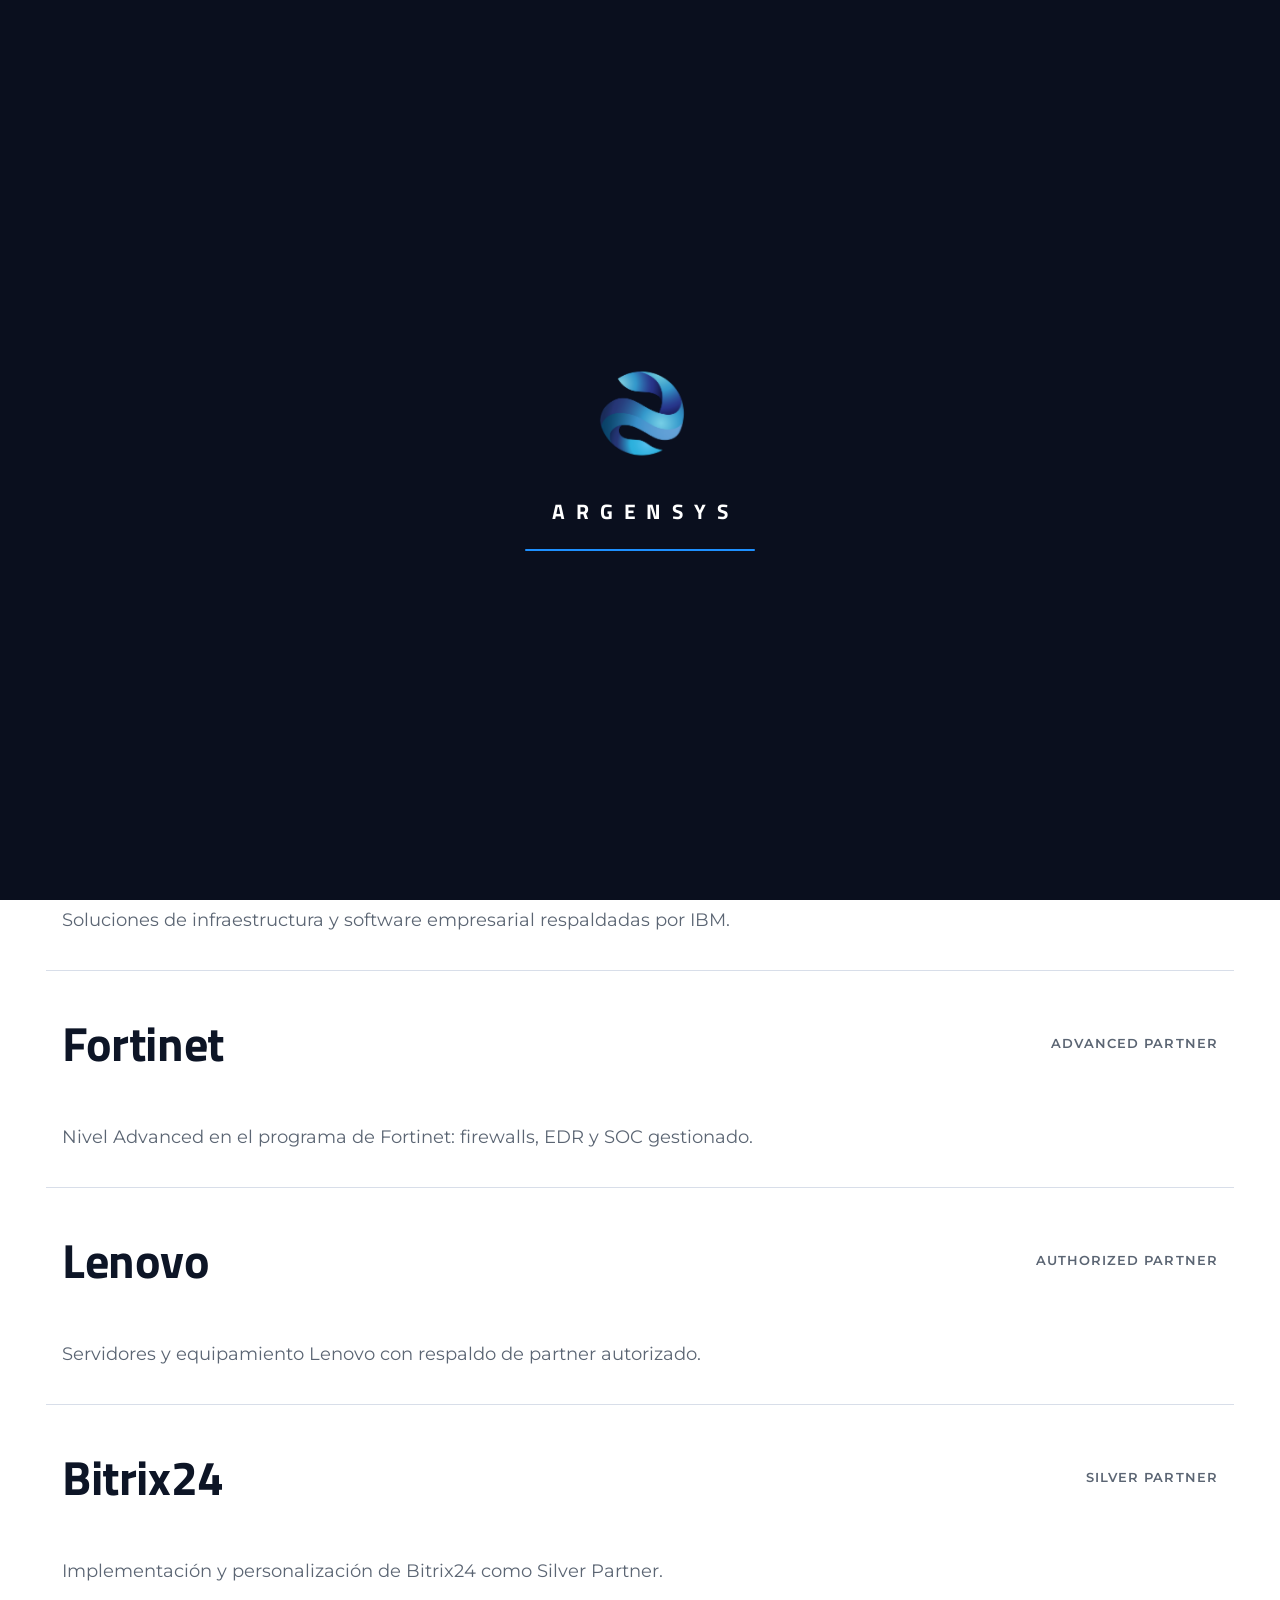
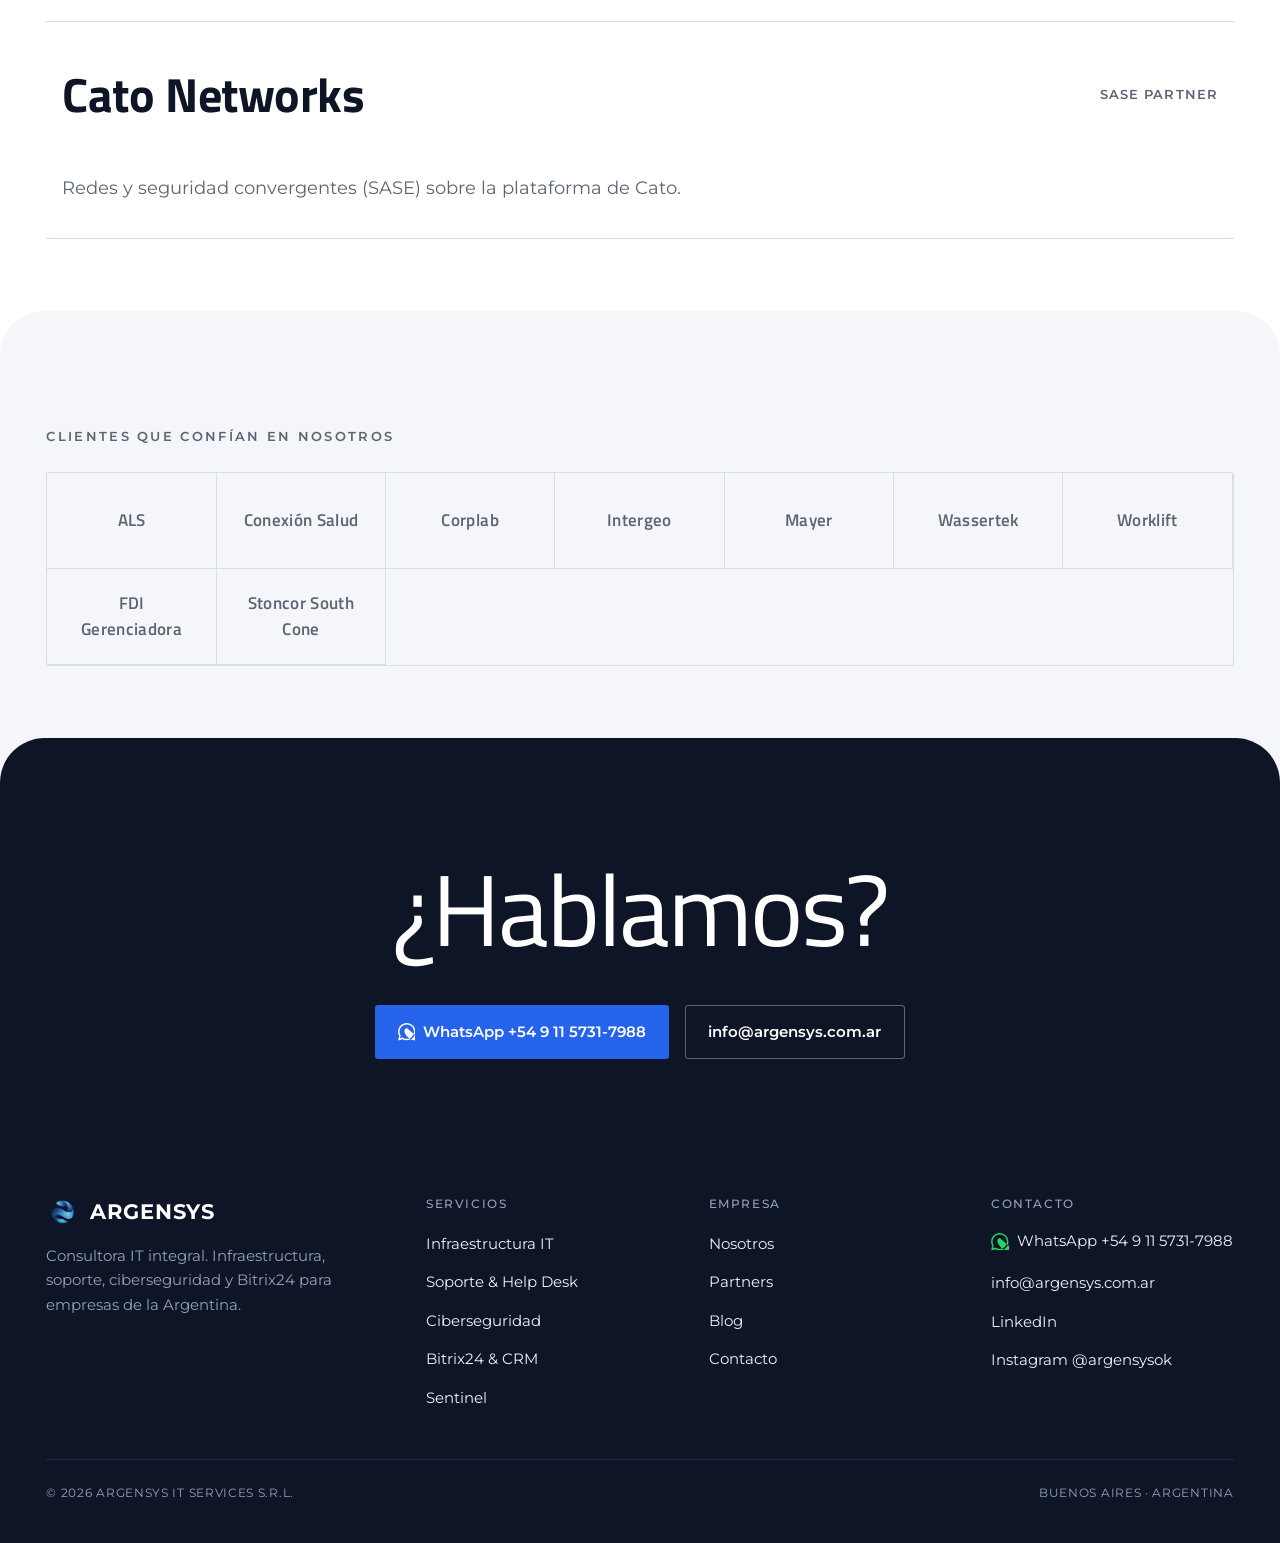
<file: partners/index.html>
<!DOCTYPE html>
<html lang="es-AR">
<head>
  <meta charset="UTF-8">
  <meta name="viewport" content="width=device-width, initial-scale=1.0">
  <script>document.documentElement.className += " js";</script>
  <title>Partners — Argensys</title>
  <meta name="description" content="Partners certificados de Argensys: IBM, Fortinet, Lenovo, Bitrix24 y Cato Networks. Sectores que confían en nosotros.">
  <link rel="icon" type="image/png" href="../logos/argensys.png">
  <link rel="preconnect" href="https://fonts.googleapis.com">
  <link rel="preconnect" href="https://fonts.gstatic.com" crossorigin>
  <link href="https://fonts.googleapis.com/css2?family=Montserrat:wght@300;400;500;600;700&family=Titillium+Web:wght@400;600;700;900&display=swap" rel="stylesheet">
  <link rel="stylesheet" href="../assets/css/style.css">
</head>
<body>
  <div class="intro" id="intro" role="presentation">
    <div class="intro__inner">
      <img class="intro__logo" src="../logos/argensys.png" alt="">
      <p class="intro__word">ARGENSYS</p>
      <span class="intro__line" aria-hidden="true"></span>
    </div>
  </div>
  <a class="skip-link" href="#main">Saltar al contenido</a>
  <header class="site-header">
    <div class="header-main">
      <div class="shell site-header__inner">
        <a class="brand" href="../index.html" aria-label="Argensys — Inicio">
          <img src="../logos/argensys.png" alt="">
          <span class="brand__name">ARGEN<span class="brand__sys">SYS</span></span>
        </a>
        <button class="nav-toggle" aria-label="Abrir menú" aria-controls="primary-nav" aria-expanded="false">
          <span></span><span></span><span></span>
        </button>
        <nav class="nav" id="primary-nav" aria-label="Principal">
          <div class="nav__links">
            <a href="../servicios/index.html">Servicios</a>
            <a href="../ciberseguridad/index.html">Ciberseguridad</a>
            <a href="../bitrix24/index.html">Bitrix24</a>
            <a href="../sentinel/index.html">Sentinel</a>
            <a href="../partners/index.html" aria-current="page">Partners</a>
            <a href="../nosotros/index.html">Nosotros</a>
            <a href="../blog/index.html">Blog</a>
          </div>
          <a class="btn nav__cta" href="../contacto/index.html">Contacto</a>
        </nav>
      </div>
    </div>
  </header>
  <main id="main">
    <section class="band-full b-page-hero b-page-hero--light">
      <div class="shell">
        <p class="b-page-hero__eyebrow">Alianzas</p>
        <h1 class="b-page-hero__title">Marcas que<br>respaldan.</h1>
        <p class="b-page-hero__sub">Lo que instalamos, lo sostenemos. Trabajamos con fabricantes líderes y mantenemos certificaciones vigentes en cada uno. Pasá el cursor por cada marca.</p>
      </div>
    </section>
    <section class="band-full b-content reveal">
      <div class="shell">
        <p class="b-content__label">Partners certificados</p>
        <div class="partner-list stagger">
          <a class="partner-line" style="--brand:var(--brand-ibm)" href="../contacto/index.html">
            <span class="partner-line__name">IBM</span>
            <span class="partner-line__tier">Business Partner</span>
            <span class="partner-line__desc">Soluciones de infraestructura y software empresarial respaldadas por IBM.</span>
          </a>
          <a class="partner-line" style="--brand:var(--brand-fortinet)" href="../contacto/index.html">
            <span class="partner-line__name">Fortinet</span>
            <span class="partner-line__tier">Advanced Partner</span>
            <span class="partner-line__desc">Nivel Advanced en el programa de Fortinet: firewalls, EDR y SOC gestionado.</span>
          </a>
          <a class="partner-line" style="--brand:var(--brand-lenovo)" href="../contacto/index.html">
            <span class="partner-line__name">Lenovo</span>
            <span class="partner-line__tier">Authorized Partner</span>
            <span class="partner-line__desc">Servidores y equipamiento Lenovo con respaldo de partner autorizado.</span>
          </a>
          <a class="partner-line" style="--brand:var(--brand-bitrix)" href="../contacto/index.html">
            <span class="partner-line__name">Bitrix24</span>
            <span class="partner-line__tier">Silver Partner</span>
            <span class="partner-line__desc">Implementación y personalización de Bitrix24 como Silver Partner.</span>
          </a>
          <a class="partner-line" style="--brand:var(--brand-cato)" href="../contacto/index.html">
            <span class="partner-line__name">Cato Networks</span>
            <span class="partner-line__tier">SASE Partner</span>
            <span class="partner-line__desc">Redes y seguridad convergentes (SASE) sobre la plataforma de Cato.</span>
          </a>
        </div>
      </div>
    </section>
    <section class="band-full b-content--paper reveal">
      <div class="shell">
        <p class="b-content__label">Clientes que confían en nosotros</p>
        <div class="clients-grid stagger">
          <div class="client-cell">ALS</div>
          <div class="client-cell">Conexión Salud</div>
          <div class="client-cell">Corplab</div>
          <div class="client-cell">Intergeo</div>
          <div class="client-cell">Mayer</div>
          <div class="client-cell">Wassertek</div>
          <div class="client-cell">Worklift</div>
          <div class="client-cell">FDI Gerenciadora</div>
          <div class="client-cell">Stoncor South Cone</div>
        </div>
      </div>
    </section>
    <section class="band-full b-cta reveal">
      <div class="shell">
        <h2 class="b-cta__h">¿Hablamos?</h2>
        <div class="b-cta__actions">
          <a class="btn btn--primary" href="https://wa.me/5491157317988"><svg class="wa-icon" viewBox="0 0 24 24" fill="currentColor" aria-hidden="true"><path d="M.057 24l1.687-6.163a11.867 11.867 0 01-1.587-5.945C.16 5.335 5.495 0 12.05 0a11.82 11.82 0 018.413 3.488 11.82 11.82 0 013.48 8.414c-.003 6.557-5.338 11.892-11.893 11.892a11.9 11.9 0 01-5.688-1.448L.057 24zm6.597-3.807c1.676.995 3.276 1.591 5.392 1.592 5.448 0 9.886-4.434 9.889-9.885.002-5.462-4.415-9.89-9.881-9.892-5.452 0-9.887 4.434-9.889 9.884a9.86 9.86 0 001.51 5.26l-.999 3.648 3.738-.981zm5.83-13.04l-.851-.001c-.296 0-.777.111-1.184.555-.407.444-1.555 1.519-1.555 3.703 0 2.184 1.592 4.296 1.814 4.592.222.296 3.118 4.99 7.702 6.79 3.808 1.499 4.583 1.201 5.41 1.126.827-.074 2.667-1.09 3.043-2.144.376-1.054.376-1.957.263-2.144-.111-.186-.407-.296-.85-.518z"/></svg> WhatsApp +54 9 11 5731-7988</a>
          <a class="btn btn--ghost" href="mailto:info@argensys.com.ar">info@argensys.com.ar</a>
        </div>
      </div>
    </section>
  </main>
  <footer class="site-footer">
    <div class="shell">
      <div class="footer__grid">
        <div class="footer__brand">
          <a class="brand" href="../index.html" aria-label="Argensys — Inicio">
            <img src="../logos/argensys.png" alt="" style="width:32px;height:32px">
            <span class="brand__name">ARGEN<span class="brand__sys">SYS</span></span>
          </a>
          <p class="footer__tag">Consultora IT integral. Infraestructura, soporte, ciberseguridad y Bitrix24 para empresas de la Argentina.</p>
        </div>
        <div class="footer__col">
          <h4>Servicios</h4>
          <ul>
            <li><a href="../infraestructura/index.html">Infraestructura IT</a></li>
            <li><a href="../soporte/index.html">Soporte &amp; Help Desk</a></li>
            <li><a href="../ciberseguridad/index.html">Ciberseguridad</a></li>
            <li><a href="../bitrix24/index.html">Bitrix24 &amp; CRM</a></li>
            <li><a href="../sentinel/index.html">Sentinel</a></li>
          </ul>
        </div>
        <div class="footer__col">
          <h4>Empresa</h4>
          <ul>
            <li><a href="../nosotros/index.html">Nosotros</a></li>
            <li><a href="../partners/index.html">Partners</a></li>
            <li><a href="../blog/index.html">Blog</a></li>
            <li><a href="../contacto/index.html">Contacto</a></li>
          </ul>
        </div>
        <div class="footer__col">
          <h4>Contacto</h4>
          <ul>
            <li><a class="footer__wa" href="https://wa.me/5491157317988"><svg class="wa-icon" viewBox="0 0 24 24" fill="currentColor" aria-hidden="true"><path d="M.057 24l1.687-6.163a11.867 11.867 0 01-1.587-5.945C.16 5.335 5.495 0 12.05 0a11.82 11.82 0 018.413 3.488 11.82 11.82 0 013.48 8.414c-.003 6.557-5.338 11.892-11.893 11.892a11.9 11.9 0 01-5.688-1.448L.057 24zm6.597-3.807c1.676.995 3.276 1.591 5.392 1.592 5.448 0 9.886-4.434 9.889-9.885.002-5.462-4.415-9.89-9.881-9.892-5.452 0-9.887 4.434-9.889 9.884a9.86 9.86 0 001.51 5.26l-.999 3.648 3.738-.981zm5.83-13.04l-.851-.001c-.296 0-.777.111-1.184.555-.407.444-1.555 1.519-1.555 3.703 0 2.184 1.592 4.296 1.814 4.592.222.296 3.118 4.99 7.702 6.79 3.808 1.499 4.583 1.201 5.41 1.126.827-.074 2.667-1.09 3.043-2.144.376-1.054.376-1.957.263-2.144-.111-.186-.407-.296-.85-.518z"/></svg> WhatsApp +54 9 11 5731-7988</a></li>
            <li><a href="mailto:info@argensys.com.ar">info@argensys.com.ar</a></li>
            <li><a href="https://www.linkedin.com/company/argensys">LinkedIn</a></li>
            <li><a href="https://instagram.com/argensysok">Instagram @argensysok</a></li>
          </ul>
        </div>
      </div>
      <div class="footer__bottom">
        <span>© 2026 ARGENSYS IT SERVICES S.R.L.</span>
        <span>BUENOS AIRES · ARGENTINA</span>
      </div>
    </div>
  </footer>
  <script src="../assets/js/main.js"></script>
</body>
</html>
</file>
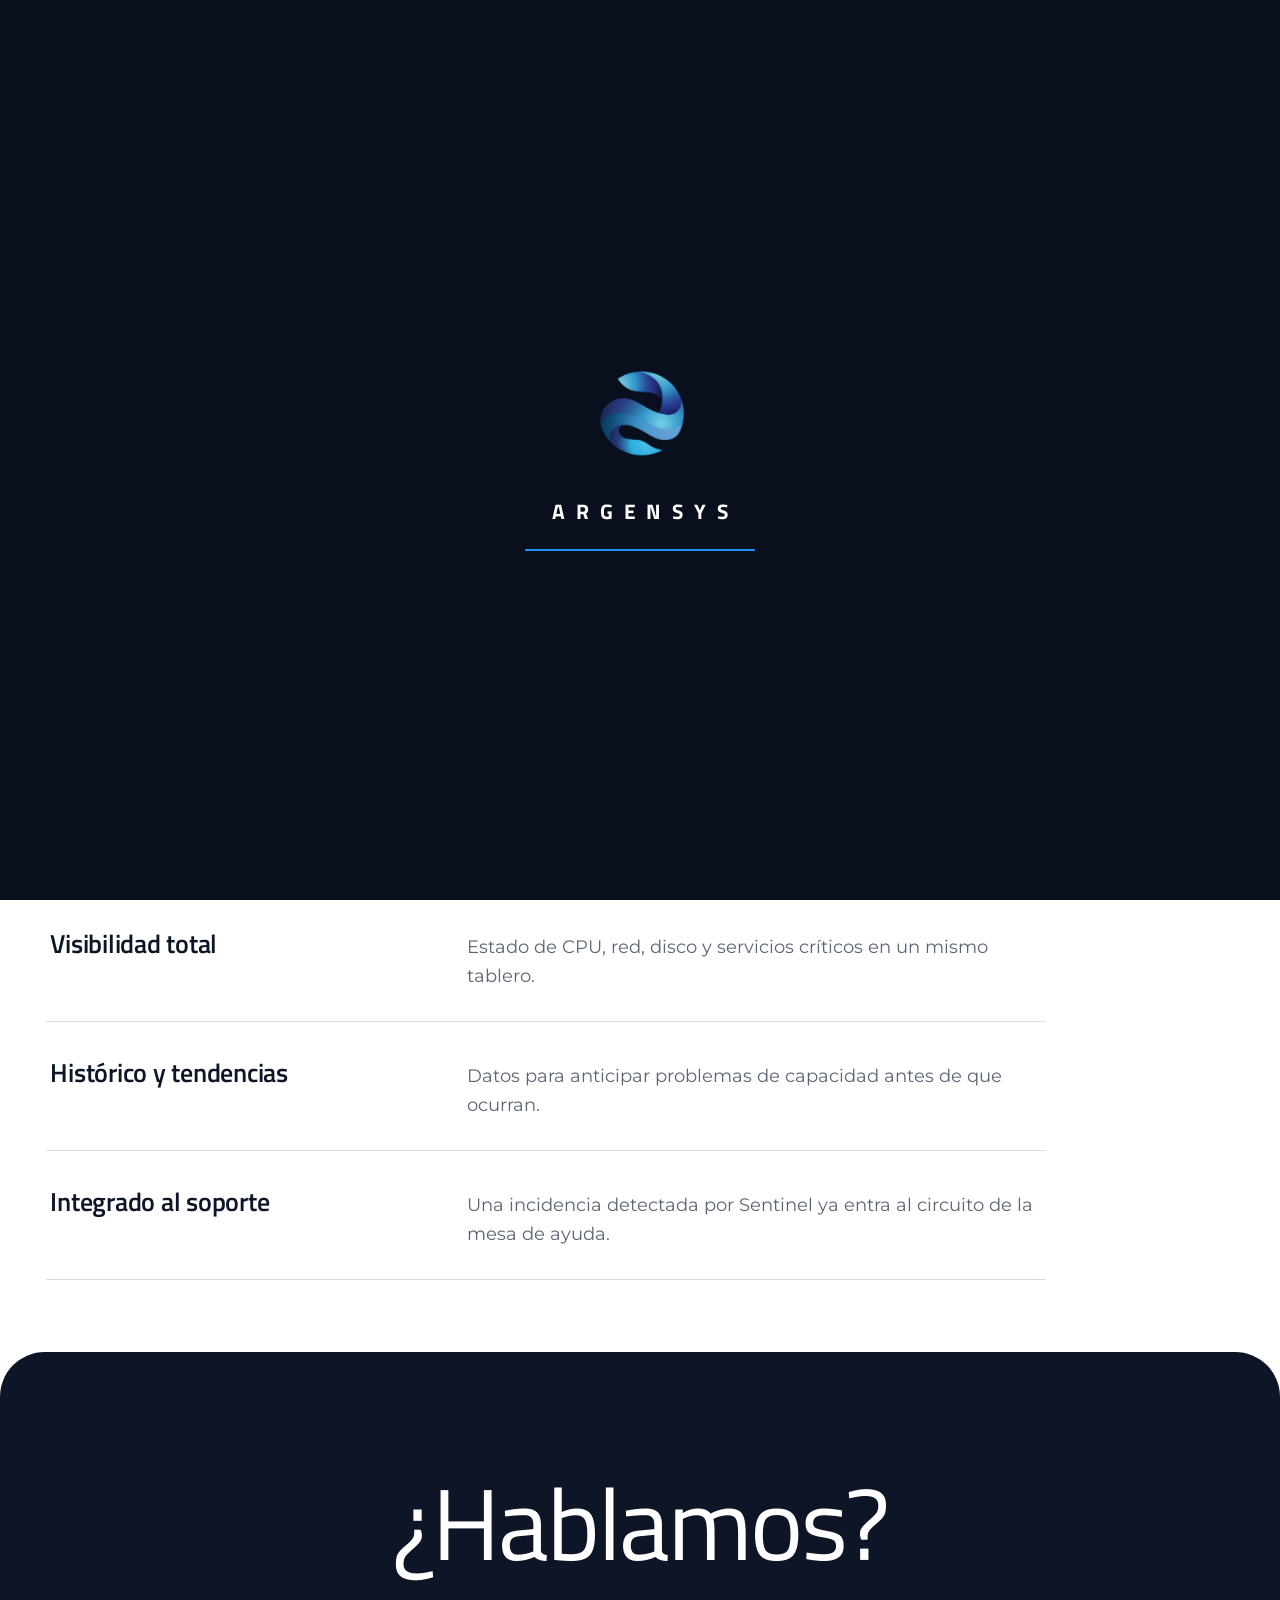
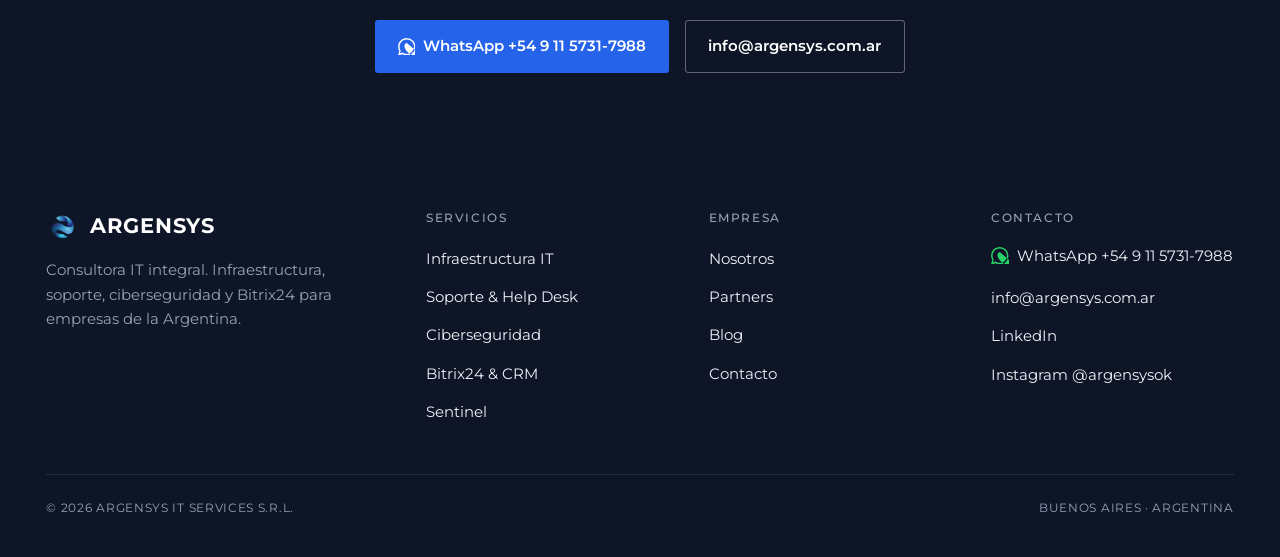
<file: sentinel/index.html>
<!DOCTYPE html>
<html lang="es-AR">
<head>
  <meta charset="UTF-8">
  <meta name="viewport" content="width=device-width, initial-scale=1.0">
  <script>document.documentElement.className += " js";</script>
  <title>Sentinel — Monitoreo proactivo — Argensys</title>
  <meta name="description" content="Sentinel: servicio propio de Argensys de monitoreo proactivo de infraestructura, 24/7, con alerta y respuesta temprana.">
  <link rel="icon" type="image/png" href="../logos/argensys.png">
  <link rel="preconnect" href="https://fonts.googleapis.com">
  <link rel="preconnect" href="https://fonts.gstatic.com" crossorigin>
  <link href="https://fonts.googleapis.com/css2?family=Montserrat:wght@300;400;500;600;700&family=Titillium+Web:wght@400;600;700;900&display=swap" rel="stylesheet">
  <link rel="stylesheet" href="../assets/css/style.css">
</head>
<body>
  <div class="intro" id="intro" role="presentation">
    <div class="intro__inner">
      <img class="intro__logo" src="../logos/argensys.png" alt="">
      <p class="intro__word">ARGENSYS</p>
      <span class="intro__line" aria-hidden="true"></span>
    </div>
  </div>
  <a class="skip-link" href="#main">Saltar al contenido</a>
  <header class="site-header">
    <div class="header-main">
      <div class="shell site-header__inner">
        <a class="brand" href="../index.html" aria-label="Argensys — Inicio">
          <img src="../logos/argensys.png" alt="">
          <span class="brand__name">ARGEN<span class="brand__sys">SYS</span></span>
        </a>
        <button class="nav-toggle" aria-label="Abrir menú" aria-controls="primary-nav" aria-expanded="false">
          <span></span><span></span><span></span>
        </button>
        <nav class="nav" id="primary-nav" aria-label="Principal">
          <div class="nav__links">
            <a href="../servicios/index.html">Servicios</a>
            <a href="../ciberseguridad/index.html">Ciberseguridad</a>
            <a href="../bitrix24/index.html">Bitrix24</a>
            <a href="../sentinel/index.html" aria-current="page">Sentinel</a>
            <a href="../partners/index.html">Partners</a>
            <a href="../nosotros/index.html">Nosotros</a>
            <a href="../blog/index.html">Blog</a>
          </div>
          <a class="btn nav__cta" href="../contacto/index.html">Contacto</a>
        </nav>
      </div>
    </div>
  </header>
  <main id="main">
    <section class="band-full b-page-hero b-page-hero--dark">
      <div class="shell">
        <p class="b-page-hero__eyebrow">Producto propio</p>
        <h1 class="b-page-hero__title">Sentinel.</h1>
        <p class="b-page-hero__sub">Nuestro servicio de monitoreo proactivo. Vigila servidores, enlaces y servicios las 24 horas y nos avisa antes de que el problema te llegue al usuario.</p>
      </div>
    </section>
    <section class="band-full b-content reveal">
      <div class="shell">
        <p class="b-content__label">Cómo trabaja</p>
        
        
        <div class="feat-list stagger">
          <div class="feat-row"><div class="feat-row__name">Monitoreo continuo</div><div class="feat-row__desc">Chequeos automáticos de disponibilidad y rendimiento cada 60 segundos.</div></div>
          <div class="feat-row"><div class="feat-row__name">Alerta proactiva</div><div class="feat-row__desc">Cuando algo se desvía del umbral, el equipo lo ve y actúa de inmediato.</div></div>
          <div class="feat-row"><div class="feat-row__name">Visibilidad total</div><div class="feat-row__desc">Estado de CPU, red, disco y servicios críticos en un mismo tablero.</div></div>
          <div class="feat-row"><div class="feat-row__name">Histórico y tendencias</div><div class="feat-row__desc">Datos para anticipar problemas de capacidad antes de que ocurran.</div></div>
          <div class="feat-row"><div class="feat-row__name">Integrado al soporte</div><div class="feat-row__desc">Una incidencia detectada por Sentinel ya entra al circuito de la mesa de ayuda.</div></div>
        </div>
      </div>
    </section>
    <section class="band-full b-cta reveal">
      <div class="shell">
        <h2 class="b-cta__h">¿Hablamos?</h2>
        <div class="b-cta__actions">
          <a class="btn btn--primary" href="https://wa.me/5491157317988"><svg class="wa-icon" viewBox="0 0 24 24" fill="currentColor" aria-hidden="true"><path d="M.057 24l1.687-6.163a11.867 11.867 0 01-1.587-5.945C.16 5.335 5.495 0 12.05 0a11.82 11.82 0 018.413 3.488 11.82 11.82 0 013.48 8.414c-.003 6.557-5.338 11.892-11.893 11.892a11.9 11.9 0 01-5.688-1.448L.057 24zm6.597-3.807c1.676.995 3.276 1.591 5.392 1.592 5.448 0 9.886-4.434 9.889-9.885.002-5.462-4.415-9.89-9.881-9.892-5.452 0-9.887 4.434-9.889 9.884a9.86 9.86 0 001.51 5.26l-.999 3.648 3.738-.981zm5.83-13.04l-.851-.001c-.296 0-.777.111-1.184.555-.407.444-1.555 1.519-1.555 3.703 0 2.184 1.592 4.296 1.814 4.592.222.296 3.118 4.99 7.702 6.79 3.808 1.499 4.583 1.201 5.41 1.126.827-.074 2.667-1.09 3.043-2.144.376-1.054.376-1.957.263-2.144-.111-.186-.407-.296-.85-.518z"/></svg> WhatsApp +54 9 11 5731-7988</a>
          <a class="btn btn--ghost" href="mailto:info@argensys.com.ar">info@argensys.com.ar</a>
        </div>
      </div>
    </section>
  </main>
  <footer class="site-footer">
    <div class="shell">
      <div class="footer__grid">
        <div class="footer__brand">
          <a class="brand" href="../index.html" aria-label="Argensys — Inicio">
            <img src="../logos/argensys.png" alt="" style="width:32px;height:32px">
            <span class="brand__name">ARGEN<span class="brand__sys">SYS</span></span>
          </a>
          <p class="footer__tag">Consultora IT integral. Infraestructura, soporte, ciberseguridad y Bitrix24 para empresas de la Argentina.</p>
        </div>
        <div class="footer__col">
          <h4>Servicios</h4>
          <ul>
            <li><a href="../infraestructura/index.html">Infraestructura IT</a></li>
            <li><a href="../soporte/index.html">Soporte &amp; Help Desk</a></li>
            <li><a href="../ciberseguridad/index.html">Ciberseguridad</a></li>
            <li><a href="../bitrix24/index.html">Bitrix24 &amp; CRM</a></li>
            <li><a href="../sentinel/index.html">Sentinel</a></li>
          </ul>
        </div>
        <div class="footer__col">
          <h4>Empresa</h4>
          <ul>
            <li><a href="../nosotros/index.html">Nosotros</a></li>
            <li><a href="../partners/index.html">Partners</a></li>
            <li><a href="../blog/index.html">Blog</a></li>
            <li><a href="../contacto/index.html">Contacto</a></li>
          </ul>
        </div>
        <div class="footer__col">
          <h4>Contacto</h4>
          <ul>
            <li><a class="footer__wa" href="https://wa.me/5491157317988"><svg class="wa-icon" viewBox="0 0 24 24" fill="currentColor" aria-hidden="true"><path d="M.057 24l1.687-6.163a11.867 11.867 0 01-1.587-5.945C.16 5.335 5.495 0 12.05 0a11.82 11.82 0 018.413 3.488 11.82 11.82 0 013.48 8.414c-.003 6.557-5.338 11.892-11.893 11.892a11.9 11.9 0 01-5.688-1.448L.057 24zm6.597-3.807c1.676.995 3.276 1.591 5.392 1.592 5.448 0 9.886-4.434 9.889-9.885.002-5.462-4.415-9.89-9.881-9.892-5.452 0-9.887 4.434-9.889 9.884a9.86 9.86 0 001.51 5.26l-.999 3.648 3.738-.981zm5.83-13.04l-.851-.001c-.296 0-.777.111-1.184.555-.407.444-1.555 1.519-1.555 3.703 0 2.184 1.592 4.296 1.814 4.592.222.296 3.118 4.99 7.702 6.79 3.808 1.499 4.583 1.201 5.41 1.126.827-.074 2.667-1.09 3.043-2.144.376-1.054.376-1.957.263-2.144-.111-.186-.407-.296-.85-.518z"/></svg> WhatsApp +54 9 11 5731-7988</a></li>
            <li><a href="mailto:info@argensys.com.ar">info@argensys.com.ar</a></li>
            <li><a href="https://www.linkedin.com/company/argensys">LinkedIn</a></li>
            <li><a href="https://instagram.com/argensysok">Instagram @argensysok</a></li>
          </ul>
        </div>
      </div>
      <div class="footer__bottom">
        <span>© 2026 ARGENSYS IT SERVICES S.R.L.</span>
        <span>BUENOS AIRES · ARGENTINA</span>
      </div>
    </div>
  </footer>
  <script src="../assets/js/main.js"></script>
</body>
</html>
</file>
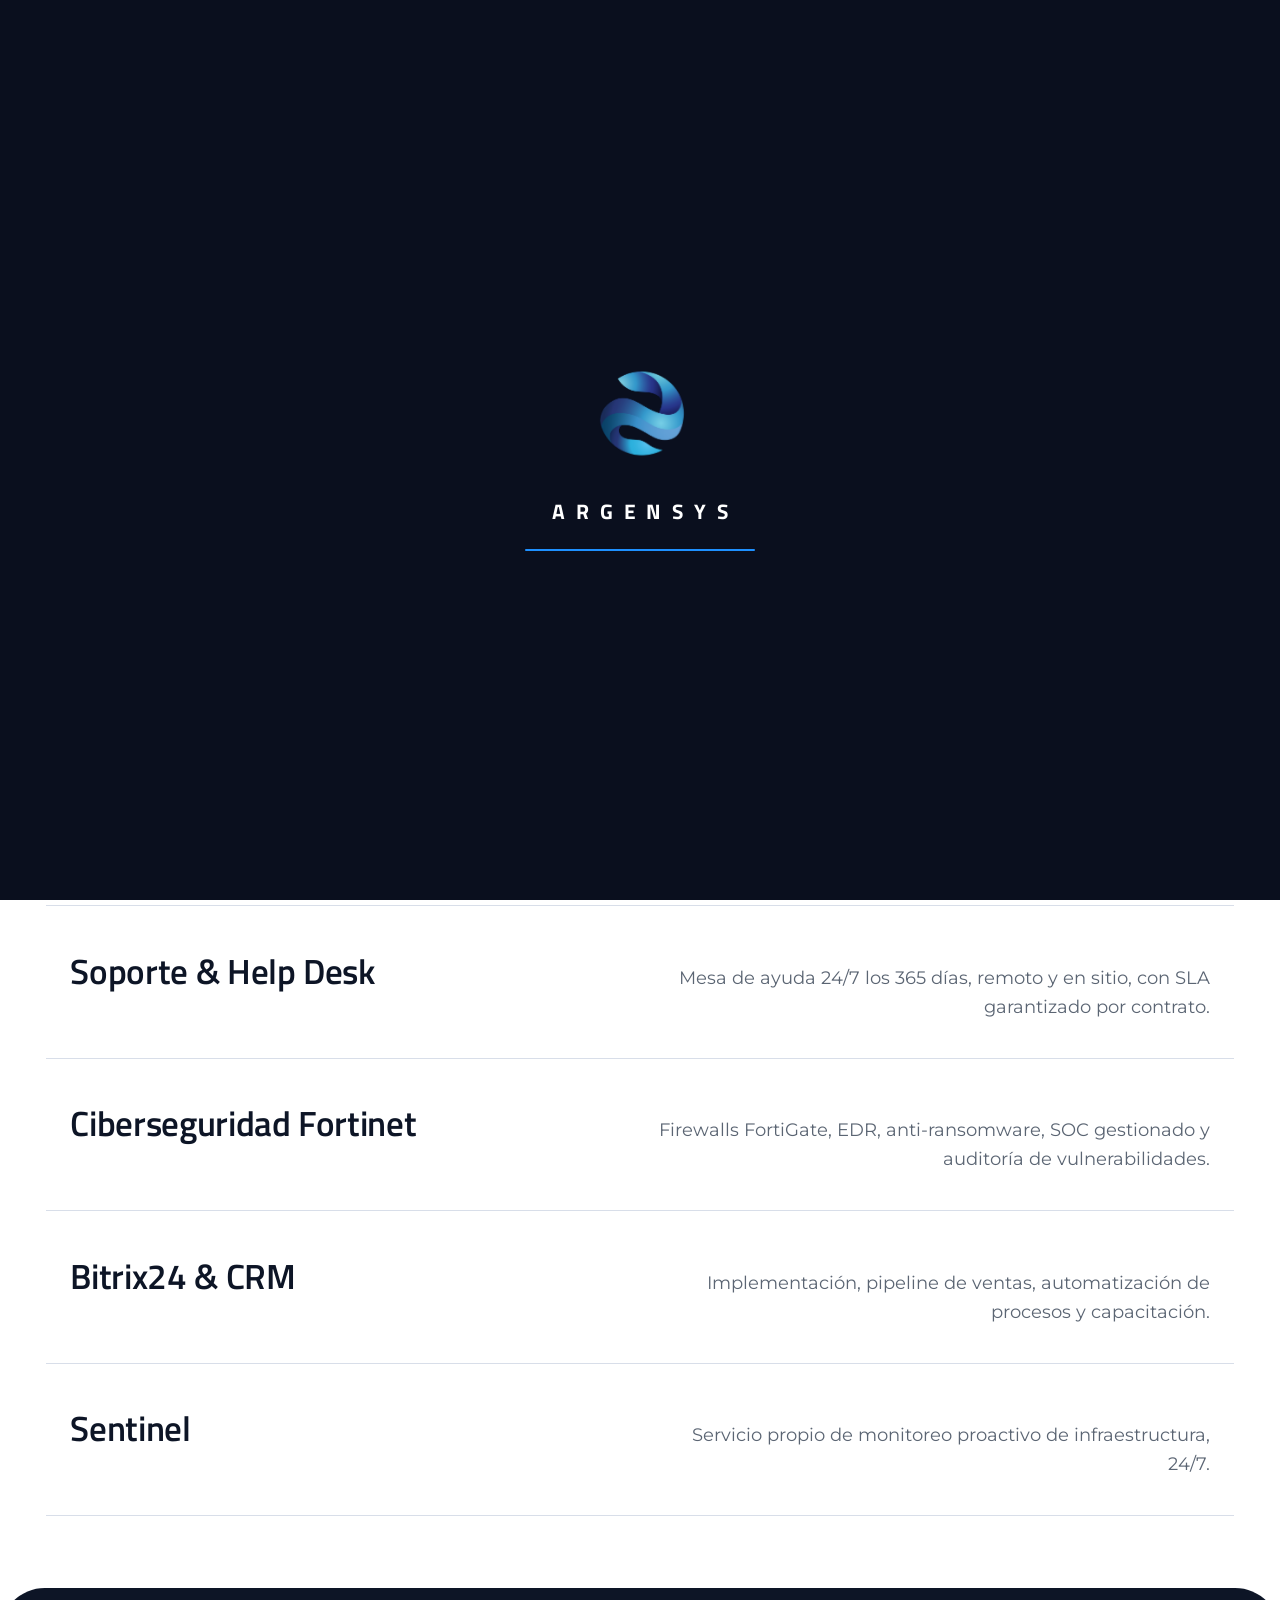
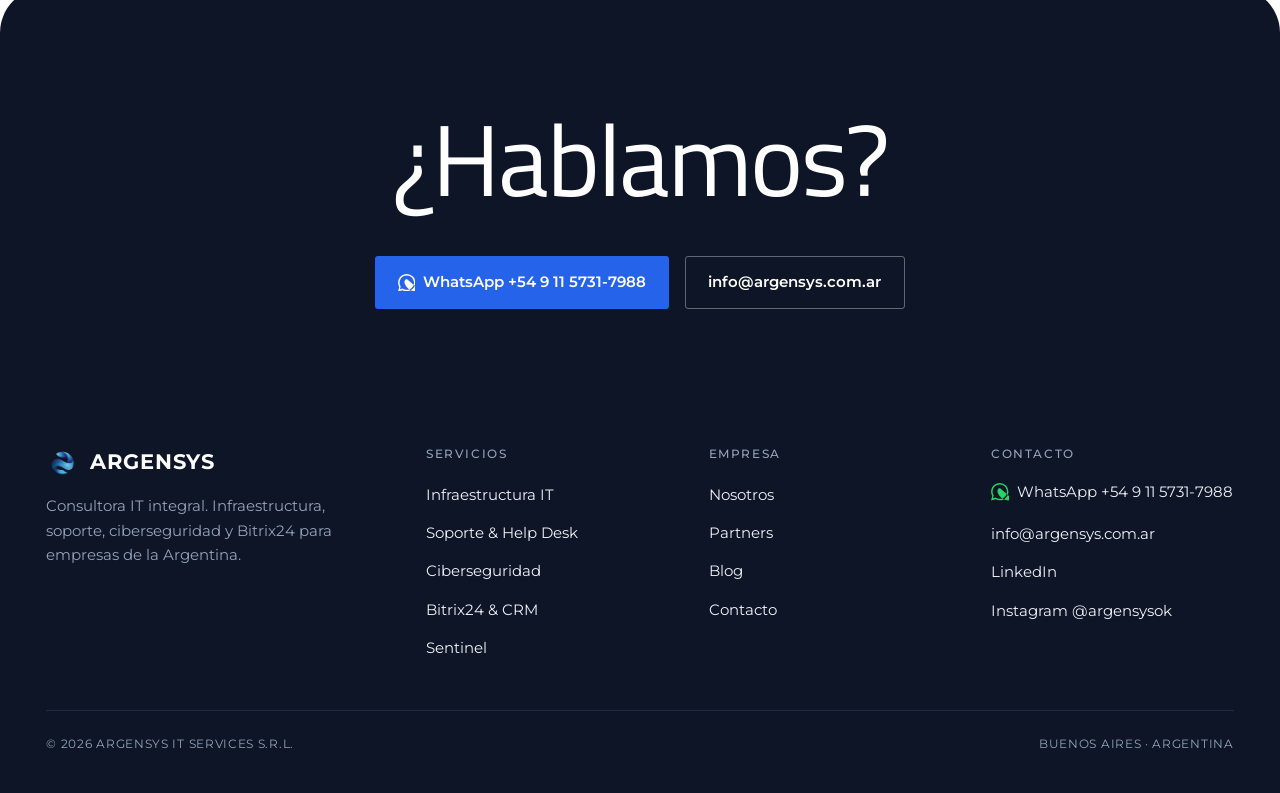
<file: servicios/index.html>
<!DOCTYPE html>
<html lang="es-AR">
<head>
  <meta charset="UTF-8">
  <meta name="viewport" content="width=device-width, initial-scale=1.0">
  <script>document.documentElement.className += " js";</script>
  <title>Servicios — Argensys IT Services</title>
  <meta name="description" content="Servicios IT gestionados: infraestructura, soporte 24/7, ciberseguridad Fortinet, Bitrix24 y monitoreo Sentinel.">
  <link rel="icon" type="image/png" href="../logos/argensys.png">
  <link rel="preconnect" href="https://fonts.googleapis.com">
  <link rel="preconnect" href="https://fonts.gstatic.com" crossorigin>
  <link href="https://fonts.googleapis.com/css2?family=Montserrat:wght@300;400;500;600;700&family=Titillium+Web:wght@400;600;700;900&display=swap" rel="stylesheet">
  <link rel="stylesheet" href="../assets/css/style.css">
</head>
<body>
  <div class="intro" id="intro" role="presentation">
    <div class="intro__inner">
      <img class="intro__logo" src="../logos/argensys.png" alt="">
      <p class="intro__word">ARGENSYS</p>
      <span class="intro__line" aria-hidden="true"></span>
    </div>
  </div>
  <a class="skip-link" href="#main">Saltar al contenido</a>
  <header class="site-header">
    <div class="header-main">
      <div class="shell site-header__inner">
        <a class="brand" href="../index.html" aria-label="Argensys — Inicio">
          <img src="../logos/argensys.png" alt="">
          <span class="brand__name">ARGEN<span class="brand__sys">SYS</span></span>
        </a>
        <button class="nav-toggle" aria-label="Abrir menú" aria-controls="primary-nav" aria-expanded="false">
          <span></span><span></span><span></span>
        </button>
        <nav class="nav" id="primary-nav" aria-label="Principal">
          <div class="nav__links">
            <a href="../servicios/index.html" aria-current="page">Servicios</a>
            <a href="../ciberseguridad/index.html">Ciberseguridad</a>
            <a href="../bitrix24/index.html">Bitrix24</a>
            <a href="../sentinel/index.html">Sentinel</a>
            <a href="../partners/index.html">Partners</a>
            <a href="../nosotros/index.html">Nosotros</a>
            <a href="../blog/index.html">Blog</a>
          </div>
          <a class="btn nav__cta" href="../contacto/index.html">Contacto</a>
        </nav>
      </div>
    </div>
  </header>
  <main id="main">
    <section class="band-full b-page-hero b-page-hero--dark">
      <div class="shell">
        <p class="b-page-hero__eyebrow">Servicios</p>
        <h1 class="b-page-hero__title">Todo tu IT,<br>un solo equipo.</h1>
        <p class="b-page-hero__sub">Diseñamos, implementamos y sostenemos la tecnología de tu empresa de punta a punta. Cinco áreas, un mismo equipo que las conoce todas y responde por ellas.</p>
      </div>
    </section>
    <section class="band-full b-content reveal">
      <div class="shell">
        <p class="b-content__label">Cinco áreas</p>
        <div class="svc-list stagger">
          <a class="svc-row" href="../infraestructura/index.html"><span class="svc-row__name">Infraestructura IT</span><span class="svc-row__desc">Servidores Lenovo, virtualización, redes, migración cloud y backup con recuperación ante desastres.</span></a>
          <a class="svc-row" href="../soporte/index.html"><span class="svc-row__name">Soporte &amp; Help Desk</span><span class="svc-row__desc">Mesa de ayuda 24/7 los 365 días, remoto y en sitio, con SLA garantizado por contrato.</span></a>
          <a class="svc-row" href="../ciberseguridad/index.html"><span class="svc-row__name">Ciberseguridad Fortinet</span><span class="svc-row__desc">Firewalls FortiGate, EDR, anti-ransomware, SOC gestionado y auditoría de vulnerabilidades.</span></a>
          <a class="svc-row" href="../bitrix24/index.html"><span class="svc-row__name">Bitrix24 &amp; CRM</span><span class="svc-row__desc">Implementación, pipeline de ventas, automatización de procesos y capacitación.</span></a>
          <a class="svc-row" href="../sentinel/index.html"><span class="svc-row__name">Sentinel</span><span class="svc-row__desc">Servicio propio de monitoreo proactivo de infraestructura, 24/7.</span></a>
        </div>
      </div>
    </section>
    <section class="band-full b-cta reveal">
      <div class="shell">
        <h2 class="b-cta__h">¿Hablamos?</h2>
        <div class="b-cta__actions">
          <a class="btn btn--primary" href="https://wa.me/5491157317988"><svg class="wa-icon" viewBox="0 0 24 24" fill="currentColor" aria-hidden="true"><path d="M.057 24l1.687-6.163a11.867 11.867 0 01-1.587-5.945C.16 5.335 5.495 0 12.05 0a11.82 11.82 0 018.413 3.488 11.82 11.82 0 013.48 8.414c-.003 6.557-5.338 11.892-11.893 11.892a11.9 11.9 0 01-5.688-1.448L.057 24zm6.597-3.807c1.676.995 3.276 1.591 5.392 1.592 5.448 0 9.886-4.434 9.889-9.885.002-5.462-4.415-9.89-9.881-9.892-5.452 0-9.887 4.434-9.889 9.884a9.86 9.86 0 001.51 5.26l-.999 3.648 3.738-.981zm5.83-13.04l-.851-.001c-.296 0-.777.111-1.184.555-.407.444-1.555 1.519-1.555 3.703 0 2.184 1.592 4.296 1.814 4.592.222.296 3.118 4.99 7.702 6.79 3.808 1.499 4.583 1.201 5.41 1.126.827-.074 2.667-1.09 3.043-2.144.376-1.054.376-1.957.263-2.144-.111-.186-.407-.296-.85-.518z"/></svg> WhatsApp +54 9 11 5731-7988</a>
          <a class="btn btn--ghost" href="mailto:info@argensys.com.ar">info@argensys.com.ar</a>
        </div>
      </div>
    </section>
  </main>
  <footer class="site-footer">
    <div class="shell">
      <div class="footer__grid">
        <div class="footer__brand">
          <a class="brand" href="../index.html" aria-label="Argensys — Inicio">
            <img src="../logos/argensys.png" alt="" style="width:32px;height:32px">
            <span class="brand__name">ARGEN<span class="brand__sys">SYS</span></span>
          </a>
          <p class="footer__tag">Consultora IT integral. Infraestructura, soporte, ciberseguridad y Bitrix24 para empresas de la Argentina.</p>
        </div>
        <div class="footer__col">
          <h4>Servicios</h4>
          <ul>
            <li><a href="../infraestructura/index.html">Infraestructura IT</a></li>
            <li><a href="../soporte/index.html">Soporte &amp; Help Desk</a></li>
            <li><a href="../ciberseguridad/index.html">Ciberseguridad</a></li>
            <li><a href="../bitrix24/index.html">Bitrix24 &amp; CRM</a></li>
            <li><a href="../sentinel/index.html">Sentinel</a></li>
          </ul>
        </div>
        <div class="footer__col">
          <h4>Empresa</h4>
          <ul>
            <li><a href="../nosotros/index.html">Nosotros</a></li>
            <li><a href="../partners/index.html">Partners</a></li>
            <li><a href="../blog/index.html">Blog</a></li>
            <li><a href="../contacto/index.html">Contacto</a></li>
          </ul>
        </div>
        <div class="footer__col">
          <h4>Contacto</h4>
          <ul>
            <li><a class="footer__wa" href="https://wa.me/5491157317988"><svg class="wa-icon" viewBox="0 0 24 24" fill="currentColor" aria-hidden="true"><path d="M.057 24l1.687-6.163a11.867 11.867 0 01-1.587-5.945C.16 5.335 5.495 0 12.05 0a11.82 11.82 0 018.413 3.488 11.82 11.82 0 013.48 8.414c-.003 6.557-5.338 11.892-11.893 11.892a11.9 11.9 0 01-5.688-1.448L.057 24zm6.597-3.807c1.676.995 3.276 1.591 5.392 1.592 5.448 0 9.886-4.434 9.889-9.885.002-5.462-4.415-9.89-9.881-9.892-5.452 0-9.887 4.434-9.889 9.884a9.86 9.86 0 001.51 5.26l-.999 3.648 3.738-.981zm5.83-13.04l-.851-.001c-.296 0-.777.111-1.184.555-.407.444-1.555 1.519-1.555 3.703 0 2.184 1.592 4.296 1.814 4.592.222.296 3.118 4.99 7.702 6.79 3.808 1.499 4.583 1.201 5.41 1.126.827-.074 2.667-1.09 3.043-2.144.376-1.054.376-1.957.263-2.144-.111-.186-.407-.296-.85-.518z"/></svg> WhatsApp +54 9 11 5731-7988</a></li>
            <li><a href="mailto:info@argensys.com.ar">info@argensys.com.ar</a></li>
            <li><a href="https://www.linkedin.com/company/argensys">LinkedIn</a></li>
            <li><a href="https://instagram.com/argensysok">Instagram @argensysok</a></li>
          </ul>
        </div>
      </div>
      <div class="footer__bottom">
        <span>© 2026 ARGENSYS IT SERVICES S.R.L.</span>
        <span>BUENOS AIRES · ARGENTINA</span>
      </div>
    </div>
  </footer>
  <script src="../assets/js/main.js"></script>
</body>
</html>
</file>
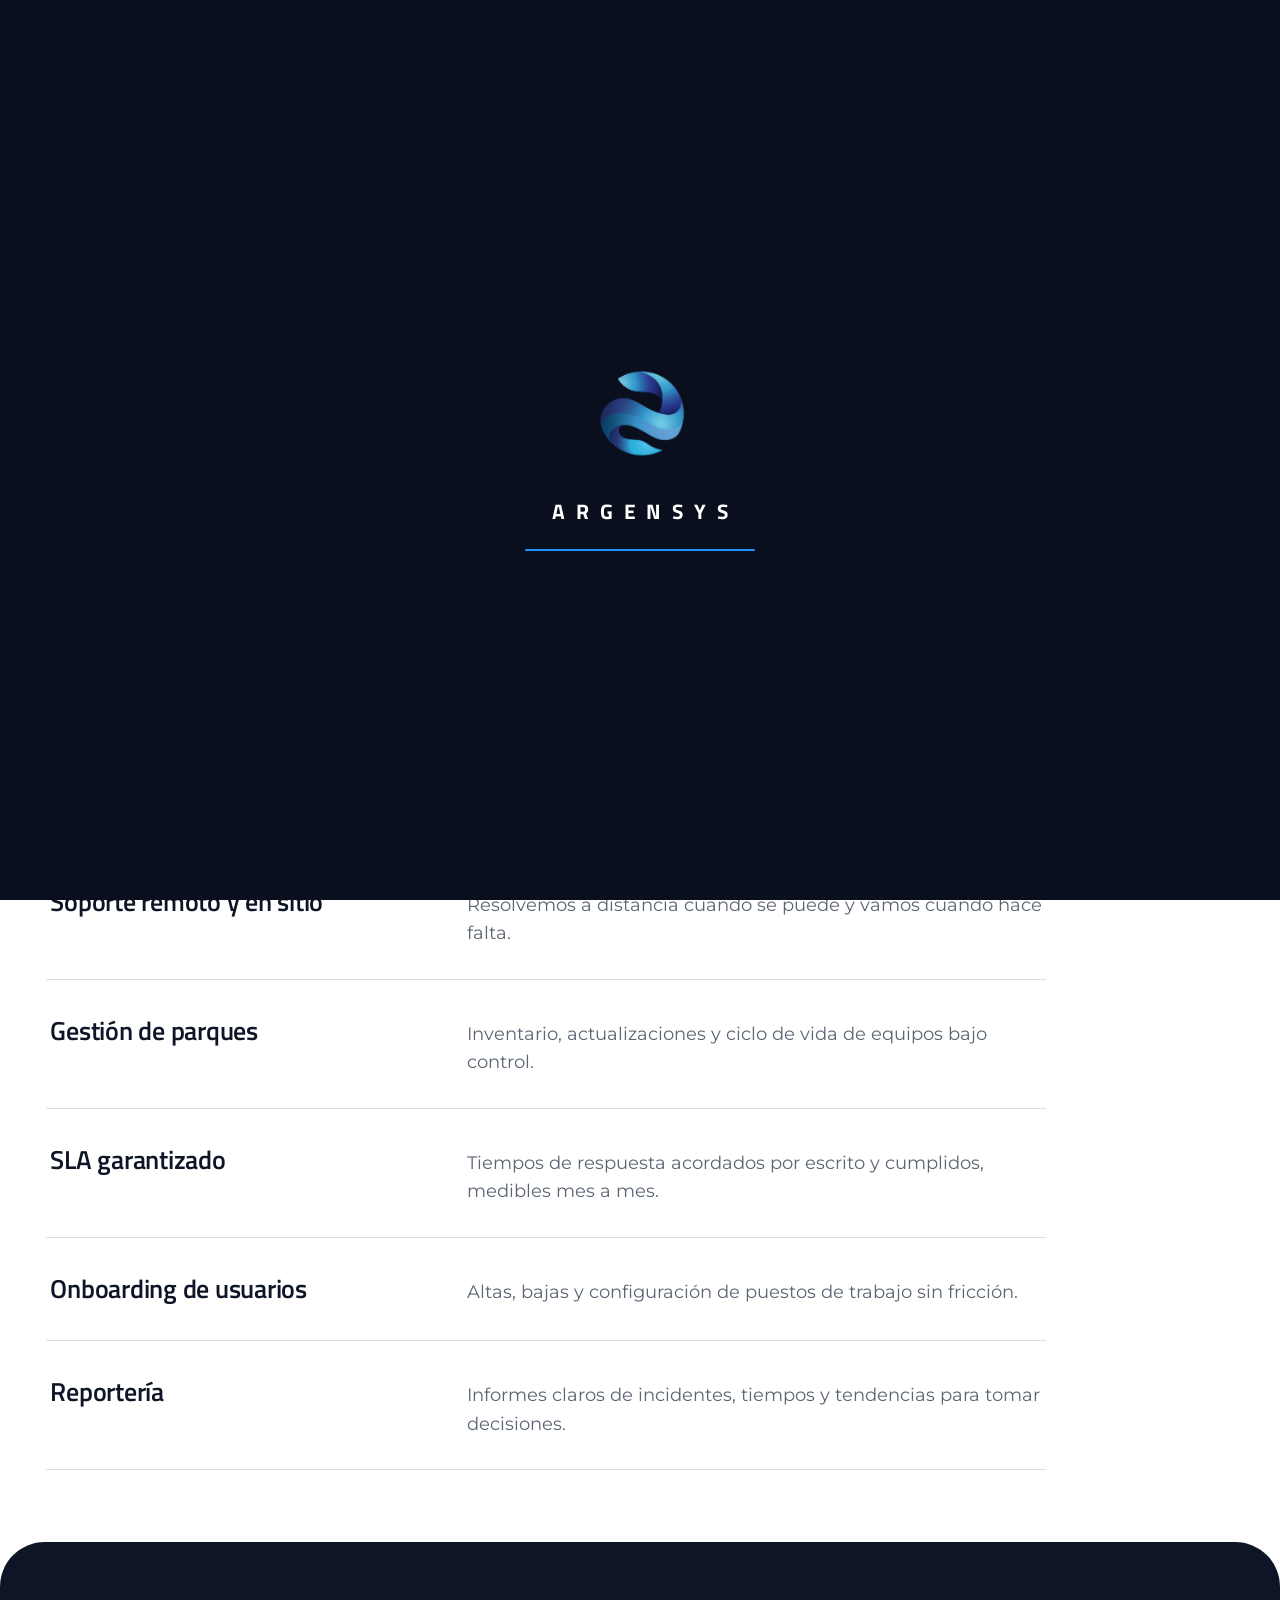
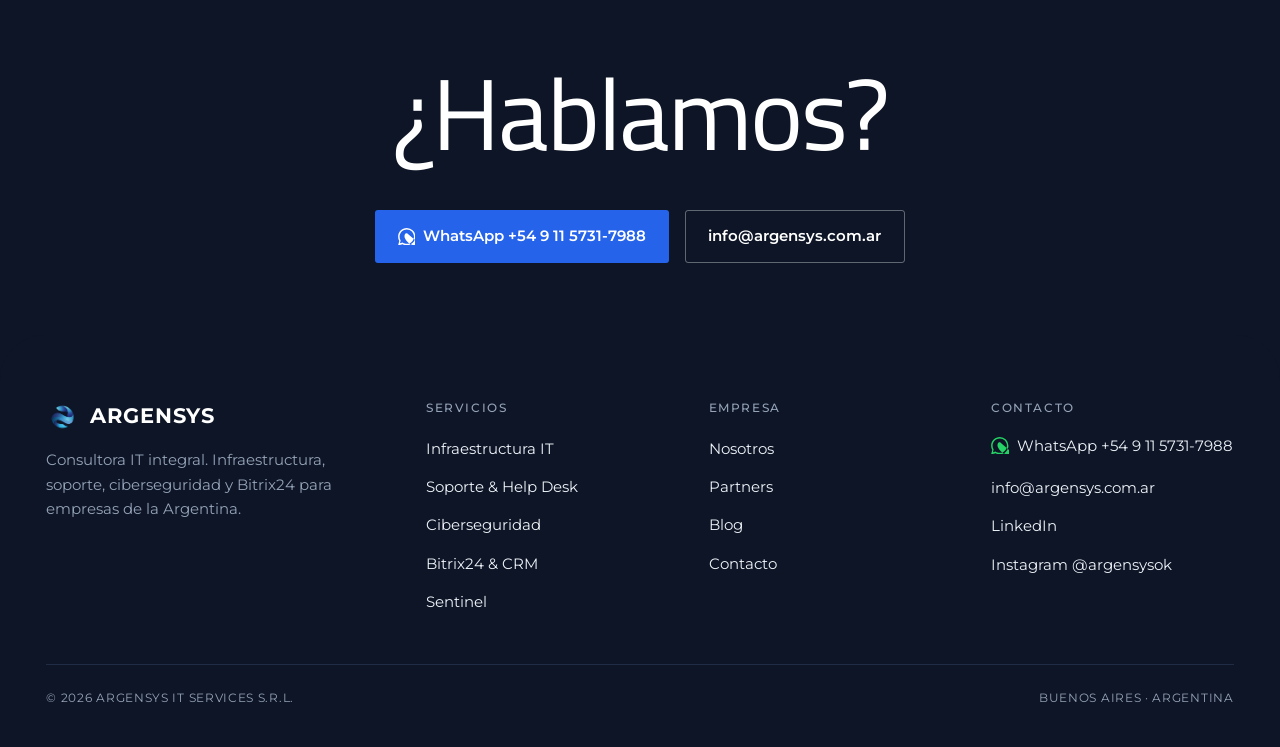
<file: soporte/index.html>
<!DOCTYPE html>
<html lang="es-AR">
<head>
  <meta charset="UTF-8">
  <meta name="viewport" content="width=device-width, initial-scale=1.0">
  <script>document.documentElement.className += " js";</script>
  <title>Soporte & Help Desk — Argensys</title>
  <meta name="description" content="Mesa de ayuda 24/7 los 365 días, soporte remoto y en sitio, gestión de parques informáticos con SLA por contrato.">
  <link rel="icon" type="image/png" href="../logos/argensys.png">
  <link rel="preconnect" href="https://fonts.googleapis.com">
  <link rel="preconnect" href="https://fonts.gstatic.com" crossorigin>
  <link href="https://fonts.googleapis.com/css2?family=Montserrat:wght@300;400;500;600;700&family=Titillium+Web:wght@400;600;700;900&display=swap" rel="stylesheet">
  <link rel="stylesheet" href="../assets/css/style.css">
</head>
<body>
  <div class="intro" id="intro" role="presentation">
    <div class="intro__inner">
      <img class="intro__logo" src="../logos/argensys.png" alt="">
      <p class="intro__word">ARGENSYS</p>
      <span class="intro__line" aria-hidden="true"></span>
    </div>
  </div>
  <a class="skip-link" href="#main">Saltar al contenido</a>
  <header class="site-header">
    <div class="header-main">
      <div class="shell site-header__inner">
        <a class="brand" href="../index.html" aria-label="Argensys — Inicio">
          <img src="../logos/argensys.png" alt="">
          <span class="brand__name">ARGEN<span class="brand__sys">SYS</span></span>
        </a>
        <button class="nav-toggle" aria-label="Abrir menú" aria-controls="primary-nav" aria-expanded="false">
          <span></span><span></span><span></span>
        </button>
        <nav class="nav" id="primary-nav" aria-label="Principal">
          <div class="nav__links">
            <a href="../servicios/index.html" aria-current="page">Servicios</a>
            <a href="../ciberseguridad/index.html">Ciberseguridad</a>
            <a href="../bitrix24/index.html">Bitrix24</a>
            <a href="../sentinel/index.html">Sentinel</a>
            <a href="../partners/index.html">Partners</a>
            <a href="../nosotros/index.html">Nosotros</a>
            <a href="../blog/index.html">Blog</a>
          </div>
          <a class="btn nav__cta" href="../contacto/index.html">Contacto</a>
        </nav>
      </div>
    </div>
  </header>
  <main id="main">
    <section class="band-full b-page-hero b-page-hero--dark">
      <div class="shell">
        <p class="b-page-hero__eyebrow">Servicios · SLA por contrato</p>
        <h1 class="b-page-hero__title">Soporte<br>que atiende.</h1>
        <p class="b-page-hero__sub">Una mesa de ayuda real, con ingenieros que conocen tu red. Sin tickets que rebotan entre niveles ni esperas eternas. Respondemos y resolvemos.</p>
      </div>
    </section>
    <section class="band-full b-content reveal">
      <div class="shell">
        <p class="b-content__label">Qué incluye</p>
        
        
        <div class="feat-list stagger">
          <div class="feat-row"><div class="feat-row__name">Mesa de ayuda 24/7/365</div><div class="feat-row__desc">Atención todos los días del año, por los canales que tu equipo ya usa.</div></div>
          <div class="feat-row"><div class="feat-row__name">Soporte remoto y en sitio</div><div class="feat-row__desc">Resolvemos a distancia cuando se puede y vamos cuando hace falta.</div></div>
          <div class="feat-row"><div class="feat-row__name">Gestión de parques</div><div class="feat-row__desc">Inventario, actualizaciones y ciclo de vida de equipos bajo control.</div></div>
          <div class="feat-row"><div class="feat-row__name">SLA garantizado</div><div class="feat-row__desc">Tiempos de respuesta acordados por escrito y cumplidos, medibles mes a mes.</div></div>
          <div class="feat-row"><div class="feat-row__name">Onboarding de usuarios</div><div class="feat-row__desc">Altas, bajas y configuración de puestos de trabajo sin fricción.</div></div>
          <div class="feat-row"><div class="feat-row__name">Reportería</div><div class="feat-row__desc">Informes claros de incidentes, tiempos y tendencias para tomar decisiones.</div></div>
        </div>
      </div>
    </section>
    <section class="band-full b-cta reveal">
      <div class="shell">
        <h2 class="b-cta__h">¿Hablamos?</h2>
        <div class="b-cta__actions">
          <a class="btn btn--primary" href="https://wa.me/5491157317988"><svg class="wa-icon" viewBox="0 0 24 24" fill="currentColor" aria-hidden="true"><path d="M.057 24l1.687-6.163a11.867 11.867 0 01-1.587-5.945C.16 5.335 5.495 0 12.05 0a11.82 11.82 0 018.413 3.488 11.82 11.82 0 013.48 8.414c-.003 6.557-5.338 11.892-11.893 11.892a11.9 11.9 0 01-5.688-1.448L.057 24zm6.597-3.807c1.676.995 3.276 1.591 5.392 1.592 5.448 0 9.886-4.434 9.889-9.885.002-5.462-4.415-9.89-9.881-9.892-5.452 0-9.887 4.434-9.889 9.884a9.86 9.86 0 001.51 5.26l-.999 3.648 3.738-.981zm5.83-13.04l-.851-.001c-.296 0-.777.111-1.184.555-.407.444-1.555 1.519-1.555 3.703 0 2.184 1.592 4.296 1.814 4.592.222.296 3.118 4.99 7.702 6.79 3.808 1.499 4.583 1.201 5.41 1.126.827-.074 2.667-1.09 3.043-2.144.376-1.054.376-1.957.263-2.144-.111-.186-.407-.296-.85-.518z"/></svg> WhatsApp +54 9 11 5731-7988</a>
          <a class="btn btn--ghost" href="mailto:info@argensys.com.ar">info@argensys.com.ar</a>
        </div>
      </div>
    </section>
  </main>
  <footer class="site-footer">
    <div class="shell">
      <div class="footer__grid">
        <div class="footer__brand">
          <a class="brand" href="../index.html" aria-label="Argensys — Inicio">
            <img src="../logos/argensys.png" alt="" style="width:32px;height:32px">
            <span class="brand__name">ARGEN<span class="brand__sys">SYS</span></span>
          </a>
          <p class="footer__tag">Consultora IT integral. Infraestructura, soporte, ciberseguridad y Bitrix24 para empresas de la Argentina.</p>
        </div>
        <div class="footer__col">
          <h4>Servicios</h4>
          <ul>
            <li><a href="../infraestructura/index.html">Infraestructura IT</a></li>
            <li><a href="../soporte/index.html">Soporte &amp; Help Desk</a></li>
            <li><a href="../ciberseguridad/index.html">Ciberseguridad</a></li>
            <li><a href="../bitrix24/index.html">Bitrix24 &amp; CRM</a></li>
            <li><a href="../sentinel/index.html">Sentinel</a></li>
          </ul>
        </div>
        <div class="footer__col">
          <h4>Empresa</h4>
          <ul>
            <li><a href="../nosotros/index.html">Nosotros</a></li>
            <li><a href="../partners/index.html">Partners</a></li>
            <li><a href="../blog/index.html">Blog</a></li>
            <li><a href="../contacto/index.html">Contacto</a></li>
          </ul>
        </div>
        <div class="footer__col">
          <h4>Contacto</h4>
          <ul>
            <li><a class="footer__wa" href="https://wa.me/5491157317988"><svg class="wa-icon" viewBox="0 0 24 24" fill="currentColor" aria-hidden="true"><path d="M.057 24l1.687-6.163a11.867 11.867 0 01-1.587-5.945C.16 5.335 5.495 0 12.05 0a11.82 11.82 0 018.413 3.488 11.82 11.82 0 013.48 8.414c-.003 6.557-5.338 11.892-11.893 11.892a11.9 11.9 0 01-5.688-1.448L.057 24zm6.597-3.807c1.676.995 3.276 1.591 5.392 1.592 5.448 0 9.886-4.434 9.889-9.885.002-5.462-4.415-9.89-9.881-9.892-5.452 0-9.887 4.434-9.889 9.884a9.86 9.86 0 001.51 5.26l-.999 3.648 3.738-.981zm5.83-13.04l-.851-.001c-.296 0-.777.111-1.184.555-.407.444-1.555 1.519-1.555 3.703 0 2.184 1.592 4.296 1.814 4.592.222.296 3.118 4.99 7.702 6.79 3.808 1.499 4.583 1.201 5.41 1.126.827-.074 2.667-1.09 3.043-2.144.376-1.054.376-1.957.263-2.144-.111-.186-.407-.296-.85-.518z"/></svg> WhatsApp +54 9 11 5731-7988</a></li>
            <li><a href="mailto:info@argensys.com.ar">info@argensys.com.ar</a></li>
            <li><a href="https://www.linkedin.com/company/argensys">LinkedIn</a></li>
            <li><a href="https://instagram.com/argensysok">Instagram @argensysok</a></li>
          </ul>
        </div>
      </div>
      <div class="footer__bottom">
        <span>© 2026 ARGENSYS IT SERVICES S.R.L.</span>
        <span>BUENOS AIRES · ARGENTINA</span>
      </div>
    </div>
  </footer>
  <script src="../assets/js/main.js"></script>
</body>
</html>
</file>
<file: assets/css/style.css>
/* =========================================================================
   ARGENSYS IT SERVICES — Design System
   Concepto: "Documento de ingeniería" — canvas claro, navy estructural,
   azul medido, telemetría monoespaciada ("La Consola"), layout asimétrico.
   ========================================================================= */

/* ----- Tokens ----------------------------------------------------------- */
:root {
  /* Paleta aprobada (rol reasignado) */
  --tinta:       #0d1526;   /* tinta principal + paneles oscuros            */
  --noche:       #0a0f1e;   /* navy más profundo: hero / intro              */
  --senal:       #2563eb;   /* azul acento, medido                          */
  --senal-viva:  #1e90ff;   /* azul brillante: estados "en vivo", hover     */
  --papel:       #f4f6fa;   /* canvas claro frío (dominante)                */
  --papel-hueso: #ffffff;   /* superficies elevadas / formularios           */
  --grafito:     #5b6573;   /* texto secundario                             */
  --trazo:       #d8dee9;   /* hairlines, bordes 1px                        */

  /* Texto sobre oscuro */
  --sobre-osc:        #eef2f8;
  --sobre-osc-tenue:  #94a3b8;
  --trazo-osc:        #1f2c44;

  /* Tipografía — Título: Formula1 (fallback Titillium Web, su tipografía base);
     Subtexto/cuerpo: Montserrat. */
  --display: "Formula1", "Titillium Web", system-ui, sans-serif;
  --sans: "Montserrat", system-ui, sans-serif;
  --mono: "Montserrat", system-ui, sans-serif;

  /* Colores de marca (hover de partners) */
  --brand-ibm: #1F70C1;
  --brand-fortinet: #EE3124;
  --brand-lenovo: #E2231A;
  --brand-bitrix: #2FC7F7;
  --brand-cato: #E6007E;
  --wa: #25D366;

  /* Escala */
  --fs-xl: clamp(2.25rem, 1.3rem + 4.2vw, 4rem);     /* H1 */
  --fs-l:  clamp(1.75rem, 1.2rem + 2.4vw, 2.75rem);  /* H2 */
  --fs-m:  clamp(1.35rem, 1.1rem + 1vw, 1.625rem);   /* H3 */
  --fs-lead: clamp(1.05rem, 0.97rem + 0.4vw, 1.25rem);
  --fs-body: 1.125rem;
  --fs-meta: 0.8125rem;

  /* Estructura */
  --shell: 1280px;
  --spine: 232px;
  --gap: clamp(2rem, 1rem + 4vw, 5rem);
  --pad-x: clamp(1.25rem, 0.5rem + 3vw, 3rem);
  --pad-y: clamp(4rem, 2.5rem + 5vw, 7.5rem);
  --radius: 3px;

  --ease: cubic-bezier(0.22, 0.61, 0.36, 1);
}

/* ----- Reset ------------------------------------------------------------ */
*, *::before, *::after { box-sizing: border-box; }
* { margin: 0; }
html { -webkit-text-size-adjust: 100%; scroll-behavior: smooth; }
body {
  font-family: var(--sans);
  font-size: var(--fs-body);
  line-height: 1.6;
  color: var(--tinta);
  background: var(--papel);
  -webkit-font-smoothing: antialiased;
  text-rendering: optimizeLegibility;
}
img, svg { display: block; max-width: 100%; }
a { color: inherit; text-decoration: none; }
button { font: inherit; color: inherit; cursor: pointer; background: none; border: none; }
ul { list-style: none; padding: 0; }
h1, h2, h3 { line-height: 1.08; font-weight: 600; }

/* ----- Utilidades de layout -------------------------------------------- */
.shell {
  max-width: var(--shell);
  margin-inline: auto;
  padding-inline: var(--pad-x);
}

/* Fila asimétrica: espina angosta + contenido ancho */
.row {
  display: grid;
  grid-template-columns: var(--spine) 1fr;
  gap: var(--gap);
  align-items: start;
}
.row--wide { --spine: 264px; }
.content { min-width: 0; }

.band { padding-block: var(--pad-y); }
.band--dark   { background: var(--tinta); color: var(--sobre-osc); }
.band--night  { background: var(--noche); color: var(--sobre-osc); }
.band--paper  { background: var(--papel); }

/* ----- La Consola (espina + telemetría) -------------------------------- */
.spine { position: sticky; top: 116px; }
@media (max-width: 860px) { .spine { position: static; } }

.spine__code {
  font-family: var(--mono);
  font-size: 0.75rem;
  letter-spacing: 0.08em;
  color: var(--senal);
}
.band--dark .spine__code,
.band--night .spine__code { color: var(--senal-viva); }

.spine__label {
  display: block;
  font-family: var(--mono);
  font-size: var(--fs-meta);
  letter-spacing: 0.18em;
  text-transform: uppercase;
  color: var(--grafito);
  margin-top: 0.35rem;
}
.band--dark .spine__label,
.band--night .spine__label { color: var(--sobre-osc-tenue); }

.spine__rule { border: 0; border-top: 1px solid var(--trazo); margin: 1.25rem 0; }
.band--dark .spine__rule,
.band--night .spine__rule { border-color: var(--trazo-osc); }

.telemetry { font-family: var(--mono); font-size: var(--fs-meta); line-height: 2; }
.telemetry li {
  display: flex; align-items: center; gap: 0.55rem;
  color: var(--grafito);
  letter-spacing: 0.04em;
}
.band--dark .telemetry li,
.band--night .telemetry li { color: var(--sobre-osc-tenue); }
.telemetry b { color: var(--tinta); font-weight: 500; }
.band--dark .telemetry b,
.band--night .telemetry b { color: var(--sobre-osc); }

.dot {
  width: 7px; height: 7px; border-radius: 50%;
  background: var(--senal-viva);
  box-shadow: 0 0 0 0 rgba(30, 144, 255, 0.5);
  animation: pulse 2.4s var(--ease) infinite;
  flex: none;
}
@keyframes pulse {
  0%   { box-shadow: 0 0 0 0 rgba(30,144,255,0.5); }
  70%  { box-shadow: 0 0 0 7px rgba(30,144,255,0); }
  100% { box-shadow: 0 0 0 0 rgba(30,144,255,0); }
}

/* Eyebrow mono reutilizable */
.eyebrow {
  font-family: var(--mono);
  font-size: var(--fs-meta);
  letter-spacing: 0.18em;
  text-transform: uppercase;
  color: var(--senal);
}

/* ----- Botones ---------------------------------------------------------- */
.btn {
  display: inline-flex; align-items: center; gap: 0.6rem;
  font-family: var(--sans); font-weight: 600; font-size: 0.95rem;
  padding: 0.85rem 1.4rem;
  border-radius: var(--radius);
  transition: transform 0.2s var(--ease), background-color 0.2s var(--ease), color 0.2s var(--ease);
}
.btn--primary { background: var(--senal); color: #fff; }
.btn--primary:hover { background: var(--senal-viva); }
.btn--ghost { border: 1px solid var(--trazo); color: var(--tinta); }
.btn--ghost:hover { border-color: var(--senal); color: var(--senal); }
.band--dark .btn--ghost, .band--night .btn--ghost { border-color: var(--trazo-osc); color: var(--sobre-osc); }
.band--dark .btn--ghost:hover, .band--night .btn--ghost:hover { border-color: var(--senal-viva); color: #fff; }
.btn__arrow { transition: transform 0.2s var(--ease); }
.btn:hover .btn__arrow { transform: translateX(3px); }

/* =========================================================================
   HEADER
   ========================================================================= */
.site-header { position: sticky; top: 0; z-index: 50; }

/* Fila superior: telemetría (La Consola entra desde el header) */
.header-strip {
  background: var(--tinta);
  border-bottom: 1px solid var(--trazo-osc);
  font-family: var(--mono);
  font-size: 0.7rem; letter-spacing: 0.13em; text-transform: uppercase;
  color: var(--sobre-osc-tenue);
}
.header-strip__inner { display: flex; align-items: center; height: 34px; }
.header-strip__line { display: inline-flex; align-items: center; gap: 0.6rem; white-space: nowrap; overflow: hidden; text-overflow: ellipsis; }
.header-strip__line .sep { color: var(--trazo-osc); }
.header-strip .dot { width: 6px; height: 6px; }

/* Fila principal */
.header-main {
  background: rgba(13, 21, 38, 0.94);
  backdrop-filter: blur(8px);
  border-bottom: 1px solid var(--trazo-osc);
  color: var(--sobre-osc);
}
.site-header__inner { display: flex; align-items: center; gap: 1.5rem; height: 68px; }

.brand { display: flex; align-items: center; gap: 0.75rem; flex: none; }
.brand img { width: 38px; height: 38px; }
.brand__name {
  font-family: var(--sans); font-weight: 700; letter-spacing: 0.04em;
  font-size: 1.3rem; color: #fff;
}
.brand__sys { font-family: var(--sans); font-weight: 700; letter-spacing: 0.04em; color: #fff; }

/* Nav centrado entre logo y CTA */
.nav { display: contents; }
.nav__links { flex: 1; display: flex; align-items: center; justify-content: center; }
.nav__links a {
  position: relative; font-size: 0.9rem; color: var(--sobre-osc-tenue);
  padding: 0.45rem 0.9rem; transition: color 0.2s var(--ease);
}
.nav__links a:not(:last-child)::after {
  content: "·"; position: absolute; right: -3px; top: 50%; transform: translateY(-50%);
  color: var(--sobre-osc-tenue); opacity: 0.45;
}
.nav__links a:hover, .nav__links a[aria-current="page"] { color: #fff; }

/* Botón Contacto: borde Señal */
.nav__cta {
  flex: none; background: transparent;
  border: 1px solid var(--senal); color: #fff;
}
.nav__cta:hover { background: var(--senal); border-color: var(--senal); }

.nav-toggle { display: none; }

/* =========================================================================
   HERO
   ========================================================================= */
.hero { overflow: hidden; }
.hero__grid {
  display: grid;
  grid-template-columns: 1.05fr 0.95fr;
  gap: clamp(1.5rem, 1rem + 2vw, 3rem);
  align-items: center;
}
.hero__grid > * { min-width: 0; }
.hero__title {
  font-family: var(--display);
  font-size: var(--fs-xl);
  font-weight: 600;
  letter-spacing: -0.015em;
  color: var(--tinta);
  text-wrap: balance;
}
.hero__title em { font-style: italic; color: var(--senal); }
.hero__lead {
  font-size: var(--fs-lead);
  color: var(--grafito);
  max-width: 46ch;
  margin-top: 1.5rem;
}
.hero__actions { display: flex; flex-wrap: wrap; gap: 0.9rem; margin-top: 2.25rem; }

/* Esquema técnico (plano de ingeniería) */
.schematic {
  width: 100%;
  border: 1px solid var(--trazo-osc);
  border-radius: var(--radius);
  background:
    linear-gradient(transparent 0 0) padding-box,
    var(--noche);
  padding: 1.25rem;
}
.schematic svg { width: 100%; height: auto; }
.schematic__cap {
  font-family: var(--mono); font-size: 0.7rem; letter-spacing: 0.12em;
  color: var(--sobre-osc-tenue); text-transform: uppercase;
  display: flex; justify-content: space-between; margin-top: 0.75rem;
}

/* =========================================================================
   FRANJA PARTNERS
   ========================================================================= */
.partners { border-bottom: 1px solid var(--trazo); }
.partners__inner { padding-block: 2.75rem; }
.partners__lead {
  font-family: var(--mono); font-size: var(--fs-meta);
  letter-spacing: 0.16em; text-transform: uppercase; color: var(--grafito);
  margin-bottom: 1.75rem;
}
.partner-row {
  display: flex; flex-wrap: wrap; align-items: flex-end;
  gap: clamp(1.75rem, 1rem + 3vw, 3.5rem);
}
.partner { display: flex; flex-direction: column; gap: 0.55rem; }
.partner__mark { height: 26px; display: flex; align-items: center; }
.partner__mark img { height: 100%; width: auto; filter: grayscale(1); opacity: 0.6; transition: filter 0.25s var(--ease), opacity 0.25s var(--ease); }
.partner:hover .partner__mark img { filter: grayscale(0); opacity: 1; }
.partner__text {
  font-family: var(--sans); font-weight: 700; font-size: 1.25rem;
  color: var(--tinta); letter-spacing: -0.01em; line-height: 1;
}
.partner__text small { font-weight: 400; color: var(--senal); }
.partner__tier {
  font-family: var(--mono); font-size: 0.7rem; letter-spacing: 0.1em;
  color: var(--grafito); text-transform: uppercase;
}
.partner__tier b { color: var(--senal); font-weight: 500; }

/* =========================================================================
   SERVICIOS — Ledger
   ========================================================================= */
.section-head { margin-bottom: 2.5rem; }
.section-head h2 { font-family: var(--display); font-size: var(--fs-l); letter-spacing: -0.01em; margin-top: 0.6rem; }
.band--dark .section-head h2, .band--night .section-head h2 { color: #fff; }

.ledger { border-top: 1px solid var(--trazo); }
.ledger__row {
  display: grid;
  grid-template-columns: 3.5rem 1fr auto;
  gap: clamp(1rem, 0.5rem + 2vw, 2.5rem);
  align-items: baseline;
  padding: 1.6rem 0.75rem;
  border-bottom: 1px solid var(--trazo);
  transition: background-color 0.25s var(--ease), padding-left 0.25s var(--ease);
}
.ledger__row:hover, .ledger__row:focus-visible {
  background: var(--papel-hueso);
  padding-left: 1.4rem;
  outline: none;
}
.ledger__num { font-family: var(--mono); font-size: 0.8rem; color: var(--senal); letter-spacing: 0.05em; }
.ledger__name {
  display: block;
  font-family: var(--sans); font-weight: 600; font-size: var(--fs-m);
  color: var(--tinta); letter-spacing: -0.01em;
}
.ledger__desc { display: block; color: var(--grafito); font-size: 1rem; margin-top: 0.4rem; max-width: 60ch; }
.ledger__meta {
  display: flex; align-items: center; gap: 1.25rem; white-space: nowrap;
}
.ledger__tag { font-family: var(--mono); font-size: 0.72rem; letter-spacing: 0.08em; text-transform: uppercase; color: var(--grafito); }
.ledger__arrow { color: var(--senal); transition: transform 0.25s var(--ease); font-size: 1.3rem; }
.ledger__row:hover .ledger__arrow { transform: translateX(5px); }

/* =========================================================================
   BANDA 20 AÑOS
   ========================================================================= */
.years__quote {
  font-family: var(--display);
  font-size: clamp(1.6rem, 1.1rem + 2.2vw, 2.6rem);
  font-weight: 500; line-height: 1.22; color: #fff;
  letter-spacing: -0.01em; max-width: 22ch;
}
.years__quote em { color: var(--senal-viva); font-style: italic; }
.years__body { color: var(--sobre-osc-tenue); max-width: 56ch; margin-top: 1.75rem; }

/* =========================================================================
   POR QUÉ ARGENSYS — lista asimétrica
   ========================================================================= */
.why { display: flex; flex-direction: column; gap: 2.5rem; }
.why__item { border-left: 2px solid var(--senal); padding-left: 1.5rem; }
.why__item:nth-child(1) { max-width: 52ch; }
.why__item:nth-child(2) { max-width: 46ch; margin-left: clamp(0px, 8vw, 6rem); }
.why__item:nth-child(3) { max-width: 50ch; margin-left: clamp(0px, 3vw, 2.5rem); }
.why__k { font-family: var(--mono); font-size: var(--fs-meta); letter-spacing: 0.12em; color: var(--senal); text-transform: uppercase; }
.why__h { font-family: var(--sans); font-weight: 600; font-size: var(--fs-m); margin: 0.5rem 0 0.6rem; }
.why__p { color: var(--grafito); }

/* =========================================================================
   CTA CONTACTO
   ========================================================================= */
.contact-cta { border-top: 1px solid var(--trazo); }
.contact-cta__h { font-family: var(--display); font-size: var(--fs-l); letter-spacing: -0.01em; max-width: 18ch; }
.contact-cta__sub { color: var(--grafito); margin: 1.25rem 0 2rem; max-width: 48ch; }
.contact-cta__lines { display: flex; flex-wrap: wrap; gap: 1rem 2.5rem; }
.contact-line { display: flex; align-items: center; gap: 0.6rem; font-family: var(--mono); font-size: 0.95rem; }
.contact-line span { color: var(--grafito); }
.contact-line a { color: var(--senal); border-bottom: 1px solid transparent; transition: border-color 0.2s var(--ease); }
.contact-line a:hover { border-color: var(--senal); }

/* =========================================================================
   HOME v2 — SECUENCIA DE BANDAS FULL-WIDTH
   Cada banda: 100% ancho, tratamiento visual propio, sin grilla repetida.
   ========================================================================= */
.band-full { width: 100%; padding-block: clamp(4rem, 2.5rem + 6vw, 9rem); }

/* --- BANDA 1 · HERO --- */
.b-hero {
  background: var(--papel);
  text-align: center;
  padding-block: clamp(4.5rem, 3rem + 9vw, 11rem);
  overflow: hidden;
}
.b-hero__word {
  font-family: var(--display);
  font-weight: 700;
  text-transform: uppercase;
  color: var(--tinta);
  line-height: 0.9;
  letter-spacing: -0.02em;
  font-size: clamp(2.75rem, 16.5vw, 16rem);
  white-space: nowrap;
}
.b-hero__dot { color: var(--senal); }
.b-hero__sub {
  margin-top: clamp(1.25rem, 0.5rem + 1.5vw, 2.25rem);
  font-size: var(--fs-lead);
  color: var(--grafito);
  font-weight: 400;
  letter-spacing: 0.01em;
}
/* Hero con keywords SEO */
.b-hero__head {
  font-family: var(--display); font-weight: 700; text-transform: uppercase;
  color: var(--tinta); line-height: 0.98; letter-spacing: -0.02em;
  font-size: clamp(2.4rem, 1.3rem + 5.4vw, 6.5rem);
  max-width: 16ch; margin-inline: auto; text-wrap: balance;
}
.b-hero__head em { color: var(--senal); font-style: normal; }
.b-hero__actions { display: flex; flex-wrap: wrap; gap: 1rem; justify-content: center; margin-top: clamp(1.75rem, 1rem + 2vw, 2.75rem); }

/* --- BANDA 2 · STATEMENT --- */
.b-statement { background: var(--tinta); color: #fff; text-align: center; }
.b-statement__claim {
  font-family: var(--display);
  font-weight: 500;
  font-size: clamp(1.85rem, 1.1rem + 3.6vw, 3.75rem);
  line-height: 1.18;
  letter-spacing: -0.015em;
  color: #fff;
  max-width: 20ch;
  margin-inline: auto;
}
.b-statement__claim b { color: var(--senal-viva); font-weight: 500; }
.b-statement__logos {
  display: flex; flex-wrap: wrap; justify-content: center; align-items: center;
  gap: clamp(2rem, 1rem + 4vw, 4.5rem);
  margin-top: clamp(2.5rem, 1.5rem + 3vw, 4.5rem);
}
.b-statement__logos img {
  height: clamp(22px, 2.2vw, 30px); width: auto;
  filter: brightness(0) invert(1);
  opacity: 0.9;
}
.b-statement__txt {
  font-family: var(--sans); font-weight: 700;
  font-size: clamp(1.1rem, 0.9rem + 0.8vw, 1.5rem);
  color: #fff; letter-spacing: -0.01em;
}

/* --- BANDA 3 · SERVICIOS (lista editorial) --- */
.b-services { background: var(--papel-hueso); }
.b-services__label {
  font-family: var(--mono); font-size: var(--fs-meta);
  letter-spacing: 0.18em; text-transform: uppercase; color: var(--grafito);
  margin-bottom: clamp(1.5rem, 1rem + 1.5vw, 2.75rem);
}
.svc-list { border-top: 1px solid var(--trazo); }
.svc-row {
  display: flex; align-items: baseline; justify-content: space-between;
  gap: clamp(1.5rem, 1rem + 3vw, 4rem);
  padding: clamp(1.5rem, 1rem + 1.6vw, 2.6rem) clamp(0.75rem, 0.3rem + 1.5vw, 1.75rem);
  border-bottom: 1px solid var(--trazo);
  transition: background-color 0.25s var(--ease), padding 0.25s var(--ease);
}
.svc-row__name {
  font-family: var(--display); font-weight: 600;
  font-size: clamp(1.3rem, 0.95rem + 1.7vw, 2.2rem);
  letter-spacing: -0.01em; color: var(--tinta); flex: none;
  transition: color 0.25s var(--ease);
}
.svc-row__desc {
  color: var(--grafito); max-width: 46ch; text-align: right;
  transition: color 0.25s var(--ease);
}
.svc-row:hover, .svc-row:focus-visible {
  background: var(--senal); outline: none;
  padding-left: clamp(1.25rem, 0.5rem + 2.5vw, 3rem);
}
.svc-row:hover .svc-row__name, .svc-row:focus-visible .svc-row__name,
.svc-row:hover .svc-row__desc, .svc-row:focus-visible .svc-row__desc { color: #fff; }

/* --- BANDA 4 · NÚMERO ÚNICO --- */
.b-number { background: var(--papel); text-align: center; }
.b-number__fig {
  font-family: var(--display); font-weight: 600; color: var(--tinta);
  font-size: clamp(7rem, 28vw, 24rem); line-height: 0.85; letter-spacing: -0.04em;
}
.b-number__fig em { color: var(--senal); font-style: normal; }
.b-number__sub {
  font-size: var(--fs-lead); color: var(--grafito);
  max-width: 26ch; margin: clamp(1rem, 0.5rem + 1vw, 1.75rem) auto 0;
}

/* --- BANDA 5 · CTA FINAL --- */
.b-cta { background: var(--tinta); color: #fff; text-align: center; }
.b-cta__h {
  font-family: var(--display); font-weight: 500; color: #fff;
  font-size: clamp(2.75rem, 1.5rem + 6vw, 6.5rem); letter-spacing: -0.02em;
}
.b-cta__actions { display: flex; flex-wrap: wrap; justify-content: center; gap: 1rem; margin-top: clamp(2rem, 1rem + 2vw, 3rem); }
.b-cta .btn--ghost { border-color: rgba(255,255,255,0.35); color: #fff; }
.b-cta .btn--ghost:hover { border-color: var(--senal-viva); color: #fff; }

/* =========================================================================
   DISEÑO FLUIDO — bandas con esquinas redondeadas que se superponen
   ========================================================================= */
.band-full { position: relative; }
.band-full + .band-full {
  border-top-left-radius: clamp(22px, 3.5vw, 56px);
  border-top-right-radius: clamp(22px, 3.5vw, 56px);
  margin-top: clamp(-56px, -3.5vw, -22px);
}
/* el footer también sube y redondea sobre la última banda */
.site-footer { position: relative; border-top-left-radius: clamp(22px, 3.5vw, 56px); border-top-right-radius: clamp(22px, 3.5vw, 56px); margin-top: clamp(-56px, -3.5vw, -22px); }

/* =========================================================================
   SCROLL — stagger (animación escalonada de hijos)
   ========================================================================= */
.js .stagger > * { opacity: 0; transform: translateY(20px); transition: opacity 0.55s var(--ease), transform 0.55s var(--ease); }
.stagger.is-visible > * { opacity: 1; transform: none; }
.stagger.is-visible > *:nth-child(1) { transition-delay: 0.04s; }
.stagger.is-visible > *:nth-child(2) { transition-delay: 0.10s; }
.stagger.is-visible > *:nth-child(3) { transition-delay: 0.16s; }
.stagger.is-visible > *:nth-child(4) { transition-delay: 0.22s; }
.stagger.is-visible > *:nth-child(5) { transition-delay: 0.28s; }
.stagger.is-visible > *:nth-child(6) { transition-delay: 0.34s; }
.stagger.is-visible > *:nth-child(7) { transition-delay: 0.40s; }
.stagger.is-visible > *:nth-child(8) { transition-delay: 0.46s; }
.stagger.is-visible > *:nth-child(n+9) { transition-delay: 0.52s; }

/* =========================================================================
   BANDA INDUSTRIA / CONTEXTO (home)
   ========================================================================= */
.b-context { background: var(--tinta); color: #fff; }
.b-context__head {
  font-family: var(--display); font-weight: 700; text-transform: uppercase;
  font-size: clamp(2rem, 1.2rem + 3.4vw, 4rem); line-height: 1.02;
  letter-spacing: -0.02em; color: #fff; max-width: 20ch;
}
.b-context__head em { color: var(--senal-viva); font-style: normal; }
.b-context__sub { color: var(--sobre-osc-tenue); max-width: 60ch; margin-top: 1.75rem; font-size: var(--fs-lead); }
.b-context__stats { display: flex; flex-wrap: wrap; gap: 1rem 3rem; margin-top: 2.5rem; }
.b-context__stat { display: flex; flex-direction: column; gap: 0.2rem; }
.b-context__stat b { font-family: var(--display); font-weight: 700; font-size: clamp(2rem, 1.4rem + 2vw, 3rem); color: var(--senal-viva); line-height: 1; }
.b-context__stat span { font-family: var(--sans); font-size: 0.85rem; color: var(--sobre-osc-tenue); max-width: 24ch; }

/* =========================================================================
   TESTIMONIOS (home) — citas reales
   ========================================================================= */
.b-testi { background: var(--papel-hueso); }
.testi-grid { display: grid; grid-template-columns: repeat(auto-fit, minmax(280px, 1fr)); gap: clamp(2rem, 1rem + 3vw, 4rem); }
.testi__quote {
  font-family: var(--display); font-weight: 600; font-size: clamp(1.3rem, 1rem + 1.2vw, 1.85rem);
  line-height: 1.32; color: var(--tinta); letter-spacing: -0.01em;
}
.testi__quote::before { content: "“"; color: var(--senal); }
.testi__quote::after { content: "”"; color: var(--senal); }
.testi__cite { margin-top: 1.25rem; font-family: var(--sans); font-weight: 600; font-size: 0.8rem; letter-spacing: 0.08em; text-transform: uppercase; color: var(--grafito); }
.testi__cite b { color: var(--senal); }

@media (max-width: 720px) {
  .svc-row { flex-direction: column; align-items: stretch; gap: 0.6rem; }
  .svc-row__desc { text-align: left; max-width: none; }
}

/* Hover de marca en logos del statement (home) — se iluminan en su color real */
.b-statement__logos img { transition: filter 0.25s var(--ease), opacity 0.25s var(--ease); }
.b-statement__logos img:hover { filter: none; opacity: 1; }
.b-statement__txt { transition: color 0.25s var(--ease); cursor: default; }
.b-statement__txt[data-brand="bitrix"]:hover { color: var(--brand-bitrix); }
.b-statement__txt[data-brand="cato"]:hover { color: var(--brand-cato); }

/* =========================================================================
   ÍCONO WHATSAPP
   ========================================================================= */
.wa-icon { width: 1.15em; height: 1.15em; flex: none; }
.btn .wa-icon { margin-right: -0.1rem; }
.footer__wa { display: inline-flex; align-items: center; gap: 0.5rem; }
.footer__wa .wa-icon { color: var(--wa); }
.contact-method__icon .wa-icon { width: 1.4rem; height: 1.4rem; color: var(--wa); }

/* =========================================================================
   PARTNERS (página) — hover ilumina el nombre con el color de cada marca
   ========================================================================= */
.partner-list { border-top: 1px solid var(--trazo); }
.partner-line {
  display: grid; grid-template-columns: 1fr auto; align-items: center; gap: 2rem;
  padding: clamp(1.5rem, 1rem + 1.5vw, 2.6rem) clamp(0.5rem, 0.2rem + 1vw, 1.5rem);
  border-bottom: 1px solid var(--trazo); text-decoration: none;
}
.partner-line__name {
  font-family: var(--display); font-weight: 700;
  font-size: clamp(1.6rem, 1.1rem + 2.4vw, 3rem);
  letter-spacing: -0.01em; color: var(--tinta);
  transition: color 0.25s var(--ease);
}
.partner-line:hover .partner-line__name,
.partner-line:focus-visible .partner-line__name { color: var(--brand); }
.partner-line__tier {
  font-family: var(--sans); font-weight: 600; font-size: 0.8rem;
  letter-spacing: 0.08em; text-transform: uppercase; color: var(--grafito);
  white-space: nowrap;
}
.partner-line__desc { grid-column: 1 / -1; color: var(--grafito); max-width: 70ch; margin-top: 0.5rem; }

/* =========================================================================
   CLIENTES — grilla de logos (placeholders, hover ilumina)
   ========================================================================= */
.clients-grid {
  display: grid; grid-template-columns: repeat(auto-fill, minmax(150px, 1fr));
  border: 1px solid var(--trazo); border-radius: var(--radius); overflow: hidden;
}
.client-cell {
  display: flex; align-items: center; justify-content: center;
  min-height: 96px; padding: 1.25rem;
  border-right: 1px solid var(--trazo); border-bottom: 1px solid var(--trazo);
  font-family: var(--display); font-weight: 600; font-size: 1.05rem; letter-spacing: 0.02em;
  color: var(--grafito); text-align: center;
  transition: color 0.25s var(--ease), background-color 0.25s var(--ease);
}
.client-cell:hover { color: #fff; background: var(--senal); }

/* =========================================================================
   PÁGINAS INTERNAS — bandas
   ========================================================================= */
.b-page-hero { background: var(--papel); padding-block: clamp(3.5rem, 2.5rem + 6vw, 7.5rem); }
.b-page-hero--dark { background: var(--tinta); color: #fff; }
.b-page-hero__eyebrow {
  font-family: var(--sans); font-weight: 600; font-size: 0.8rem;
  letter-spacing: 0.18em; text-transform: uppercase; color: var(--senal); margin-bottom: 1.25rem;
}
.b-page-hero__title {
  font-family: var(--display); font-weight: 700;
  font-size: clamp(2.5rem, 1.3rem + 5.5vw, 6rem); line-height: 0.95;
  letter-spacing: -0.02em; color: inherit; text-transform: uppercase;
}
.b-page-hero--light .b-page-hero__title { color: var(--tinta); }
.b-page-hero__sub {
  font-family: var(--sans); font-size: var(--fs-lead); color: var(--grafito);
  max-width: 60ch; margin-top: 1.5rem;
}
.b-page-hero--dark .b-page-hero__sub { color: var(--sobre-osc-tenue); }

/* Bloque de contenido editorial */
.b-content { background: var(--papel-hueso); }
.b-content--paper { background: var(--papel); }
.b-content__label {
  font-family: var(--sans); font-weight: 600; font-size: 0.8rem;
  letter-spacing: 0.18em; text-transform: uppercase; color: var(--grafito); margin-bottom: 1.5rem;
}
.b-content__title {
  font-family: var(--display); font-weight: 700;
  font-size: clamp(1.9rem, 1.2rem + 3vw, 3.25rem); letter-spacing: -0.015em;
  color: var(--tinta); text-transform: uppercase; max-width: 18ch; margin-bottom: 1.5rem;
}
.b-content__lead { font-size: var(--fs-lead); color: var(--grafito); max-width: 62ch; margin-bottom: 2.5rem; }

/* Lista de prestaciones (no link, sin relleno hover) */
.feat-list { border-top: 1px solid var(--trazo); max-width: 1000px; }
.feat-row {
  display: grid; grid-template-columns: 0.8fr 1.2fr; gap: clamp(1rem, 0.5rem + 2vw, 3rem);
  padding: clamp(1.25rem, 0.8rem + 1.4vw, 2.1rem) 0.25rem;
  border-bottom: 1px solid var(--trazo); align-items: baseline;
}
.feat-row__name { font-family: var(--display); font-weight: 600; font-size: clamp(1.15rem, 0.95rem + 0.9vw, 1.6rem); color: var(--tinta); letter-spacing: -0.01em; }
.feat-row__desc { color: var(--grafito); }
@media (max-width: 680px) { .feat-row { grid-template-columns: 1fr; gap: 0.5rem; } }

/* Métodos de contacto (página contacto) */
.contact-methods { display: grid; grid-template-columns: repeat(auto-fit, minmax(240px, 1fr)); gap: 1.5rem; }
.contact-method {
  display: flex; align-items: center; gap: 1rem;
  padding: 1.5rem; border: 1px solid var(--trazo); border-radius: var(--radius);
  background: var(--papel-hueso); transition: border-color 0.25s var(--ease), transform 0.25s var(--ease);
}
.contact-method:hover { border-color: var(--senal); transform: translateY(-2px); }
.contact-method__icon { font-size: 1.4rem; color: var(--senal); flex: none; }
.contact-method__label { font-family: var(--sans); font-weight: 600; font-size: 0.78rem; letter-spacing: 0.1em; text-transform: uppercase; color: var(--grafito); }
.contact-method__value { font-family: var(--display); font-weight: 600; font-size: 1.1rem; color: var(--tinta); }

/* Blog — lista editorial de artículos */
.post-list { border-top: 1px solid var(--trazo); }
.post-row {
  display: grid; grid-template-columns: auto 1fr auto; gap: clamp(1rem, 0.5rem + 2vw, 2.5rem);
  align-items: baseline; padding: clamp(1.5rem, 1rem + 1.5vw, 2.4rem) 0.25rem;
  border-bottom: 1px solid var(--trazo); transition: padding-left 0.25s var(--ease);
}
.post-row:hover { padding-left: 1rem; }
.post-row__date { font-family: var(--sans); font-size: 0.85rem; color: var(--grafito); white-space: nowrap; }
.post-row__title { font-family: var(--display); font-weight: 600; font-size: clamp(1.2rem, 0.9rem + 1.4vw, 1.9rem); color: var(--tinta); letter-spacing: -0.01em; }
.post-row__cat { font-family: var(--sans); font-weight: 600; font-size: 0.72rem; letter-spacing: 0.08em; text-transform: uppercase; color: var(--senal); white-space: nowrap; }
@media (max-width: 680px) { .post-row { grid-template-columns: 1fr; gap: 0.4rem; } }

/* =========================================================================
   PRUEBAS / SECTORES (R1) — dentro de banda navy
   ========================================================================= */
.proof { margin-top: 2.75rem; padding-top: 2rem; border-top: 1px solid var(--trazo-osc); }
.proof__label {
  font-family: var(--mono); font-size: var(--fs-meta); letter-spacing: 0.14em;
  text-transform: uppercase; color: var(--sobre-osc-tenue); margin-bottom: 1rem;
}
.proof__sectors { display: flex; flex-wrap: wrap; gap: 0.6rem; margin-bottom: 1.75rem; }
.proof__sectors span {
  font-family: var(--mono); font-size: 0.76rem; letter-spacing: 0.03em;
  color: var(--sobre-osc); border: 1px solid var(--trazo-osc);
  padding: 0.32rem 0.7rem; border-radius: var(--radius);
}
.proof__metrics {
  display: flex; flex-wrap: wrap; gap: 1rem 2.5rem;
  font-family: var(--mono); font-size: 0.85rem; color: var(--sobre-osc-tenue);
  letter-spacing: 0.03em;
}
.proof__metrics span { display: inline-flex; align-items: baseline; gap: 0.4rem; }
.proof__metrics b { color: var(--senal-viva); font-weight: 500; font-size: 1rem; }

/* =========================================================================
   BANDA SENTINEL (R4) — producto propio, navy
   ========================================================================= */
.sentinel__grid { display: grid; grid-template-columns: 1fr 0.85fr; gap: var(--gap); align-items: center; }
.sentinel__grid > * { min-width: 0; }
.sentinel__h { font-family: var(--display); font-size: var(--fs-l); color: #fff; letter-spacing: -0.01em; margin: 0.6rem 0 1rem; }
.sentinel__p { color: var(--sobre-osc-tenue); max-width: 50ch; margin-bottom: 2rem; }

/* =========================================================================
   TESTIMONIO (R1)
   ========================================================================= */
.testimonial__quote {
  font-family: var(--display); font-weight: 500; font-style: italic;
  font-size: clamp(1.5rem, 1.1rem + 1.9vw, 2.25rem); line-height: 1.32;
  color: var(--tinta); letter-spacing: -0.01em; max-width: 24ch;
}
.testimonial__quote::before { content: "“"; color: var(--senal); }
.testimonial__quote::after { content: "”"; color: var(--senal); }
.testimonial__cite {
  margin-top: 1.75rem; font-family: var(--mono); font-size: var(--fs-meta);
  letter-spacing: 0.06em; color: var(--grafito); text-transform: uppercase;
}
.testimonial__cite b { color: var(--tinta); font-weight: 500; }

/* =========================================================================
   SCROLL-REVEAL (R3)
   ========================================================================= */
.js .reveal { opacity: 0; transform: translateY(18px); transition: opacity 0.6s var(--ease), transform 0.6s var(--ease); }
.reveal.is-visible { opacity: 1; transform: none; }

/* =========================================================================
   FOOTER
   ========================================================================= */
.site-footer { background: var(--tinta); color: var(--sobre-osc-tenue); padding-block: 4rem 2.5rem; }
.footer__grid { display: grid; grid-template-columns: 1.4fr repeat(3, 1fr); gap: 2.5rem; }
.footer__brand .brand__name { color: #fff; }
.footer__tag { margin-top: 1rem; max-width: 32ch; font-size: 0.95rem; }
.footer__col h4 { font-family: var(--mono); font-size: 0.72rem; letter-spacing: 0.14em; text-transform: uppercase; color: var(--sobre-osc-tenue); margin-bottom: 1rem; font-weight: 500; }
.footer__col ul { display: flex; flex-direction: column; gap: 0.6rem; }
.footer__col a { font-size: 0.95rem; color: var(--sobre-osc); transition: color 0.2s var(--ease); }
.footer__col a:hover { color: var(--senal-viva); }
.footer__bottom {
  display: flex; flex-wrap: wrap; justify-content: space-between; gap: 1rem;
  margin-top: 3rem; padding-top: 1.5rem; border-top: 1px solid var(--trazo-osc);
  font-family: var(--mono); font-size: 0.72rem; letter-spacing: 0.06em; color: var(--sobre-osc-tenue);
}

/* =========================================================================
   INTRO
   ========================================================================= */
.intro {
  position: fixed; inset: 0; z-index: 100;
  background: var(--noche);
  display: grid; place-items: center;
  transition: transform 0.85s cubic-bezier(0.76, 0, 0.24, 1);
}
.intro.is-done { transform: translateY(-101%); }
.intro__inner { display: flex; flex-direction: column; align-items: center; }
.intro__logo {
  width: clamp(80px, 13vw, 122px);
  opacity: 0; transform: scale(0.55) rotate(-14deg);
  animation: intro-logo 0.95s cubic-bezier(0.22, 0.61, 0.36, 1) forwards;
}
.intro__word {
  font-family: var(--display); font-weight: 700; text-transform: uppercase;
  font-size: clamp(0.95rem, 2.4vw, 1.3rem); letter-spacing: 0.52em;
  color: #fff; margin-top: 1.5rem; padding-left: 0.52em;
  opacity: 0; transform: translateY(12px);
  animation: intro-word 0.7s var(--ease) 0.5s forwards;
}
.intro__line {
  display: block; height: 2px; width: 0; margin-top: 1.3rem;
  background: var(--senal-viva); border-radius: 2px;
  animation: intro-line 0.65s var(--ease) 0.8s forwards;
}
@keyframes intro-logo { to { opacity: 1; transform: scale(1) rotate(0); } }
@keyframes intro-word { to { opacity: 1; transform: none; } }
@keyframes intro-line { to { width: clamp(110px, 20vw, 230px); } }

/* =========================================================================
   FOCUS / ACCESIBILIDAD
   ========================================================================= */
:focus-visible { outline: 2px solid var(--senal-viva); outline-offset: 3px; border-radius: 2px; }
.skip-link {
  position: absolute; left: -999px; top: 0; z-index: 200;
  background: var(--senal); color: #fff; padding: 0.6rem 1rem; border-radius: var(--radius);
}
.skip-link:focus { left: 0.5rem; top: 0.5rem; }

/* =========================================================================
   RESPONSIVE
   ========================================================================= */
@media (max-width: 1024px) {
  .nav { gap: 1rem; }
  .nav a { font-size: 0.85rem; }
}
@media (max-width: 860px) {
  .row { grid-template-columns: 1fr; gap: 2rem; }
  .spine { display: flex; flex-wrap: wrap; gap: 0.75rem 2rem; align-items: center; }
  .spine__rule { display: none; }
  .telemetry { display: flex; flex-wrap: wrap; gap: 0.5rem 1.5rem; }
  .hero__grid { grid-template-columns: 1fr; }
  .footer__grid { grid-template-columns: 1fr 1fr; }

  .header-strip { display: none; }

  /* Nav móvil */
  .nav {
    display: flex;
    position: fixed; inset: 68px 0 auto 0;
    flex-direction: column; align-items: stretch; gap: 0;
    background: var(--tinta); border-bottom: 1px solid var(--trazo-osc);
    padding: 0.5rem var(--pad-x) 1.5rem;
    transform: translateY(-120%); transition: transform 0.3s var(--ease);
    margin-left: 0;
  }
  .nav.is-open { transform: translateY(0); }
  .nav__links { flex: none; flex-direction: column; align-items: stretch; }
  .nav__links a { padding: 0.85rem 0; border-bottom: 1px solid var(--trazo-osc); font-size: 1rem; }
  .nav__links a:not(:last-child)::after { display: none; }
  .nav__cta { margin: 1rem 0 0; }
  .nav-toggle {
    display: flex; flex-direction: column; gap: 5px; margin-left: auto;
    padding: 0.5rem; width: 40px;
  }
  .nav-toggle span { height: 2px; background: #fff; transition: transform 0.3s var(--ease), opacity 0.3s var(--ease); }
  .nav-toggle.is-open span:nth-child(1) { transform: translateY(7px) rotate(45deg); }
  .nav-toggle.is-open span:nth-child(2) { opacity: 0; }
  .nav-toggle.is-open span:nth-child(3) { transform: translateY(-7px) rotate(-45deg); }
}
@media (max-width: 560px) {
  .ledger__row { grid-template-columns: 2.5rem 1fr; }
  .ledger__meta { grid-column: 2; margin-top: 0.75rem; }
  .footer__grid { grid-template-columns: 1fr; }
}

/* ----- Reduced motion --------------------------------------------------- */
@media (prefers-reduced-motion: reduce) {
  *, *::before, *::after { animation-duration: 0.001ms !important; animation-iteration-count: 1 !important; transition-duration: 0.001ms !important; scroll-behavior: auto !important; }
  .intro { display: none; }
  .js .reveal, .js .stagger > * { opacity: 1 !important; transform: none !important; }
}
</file>
